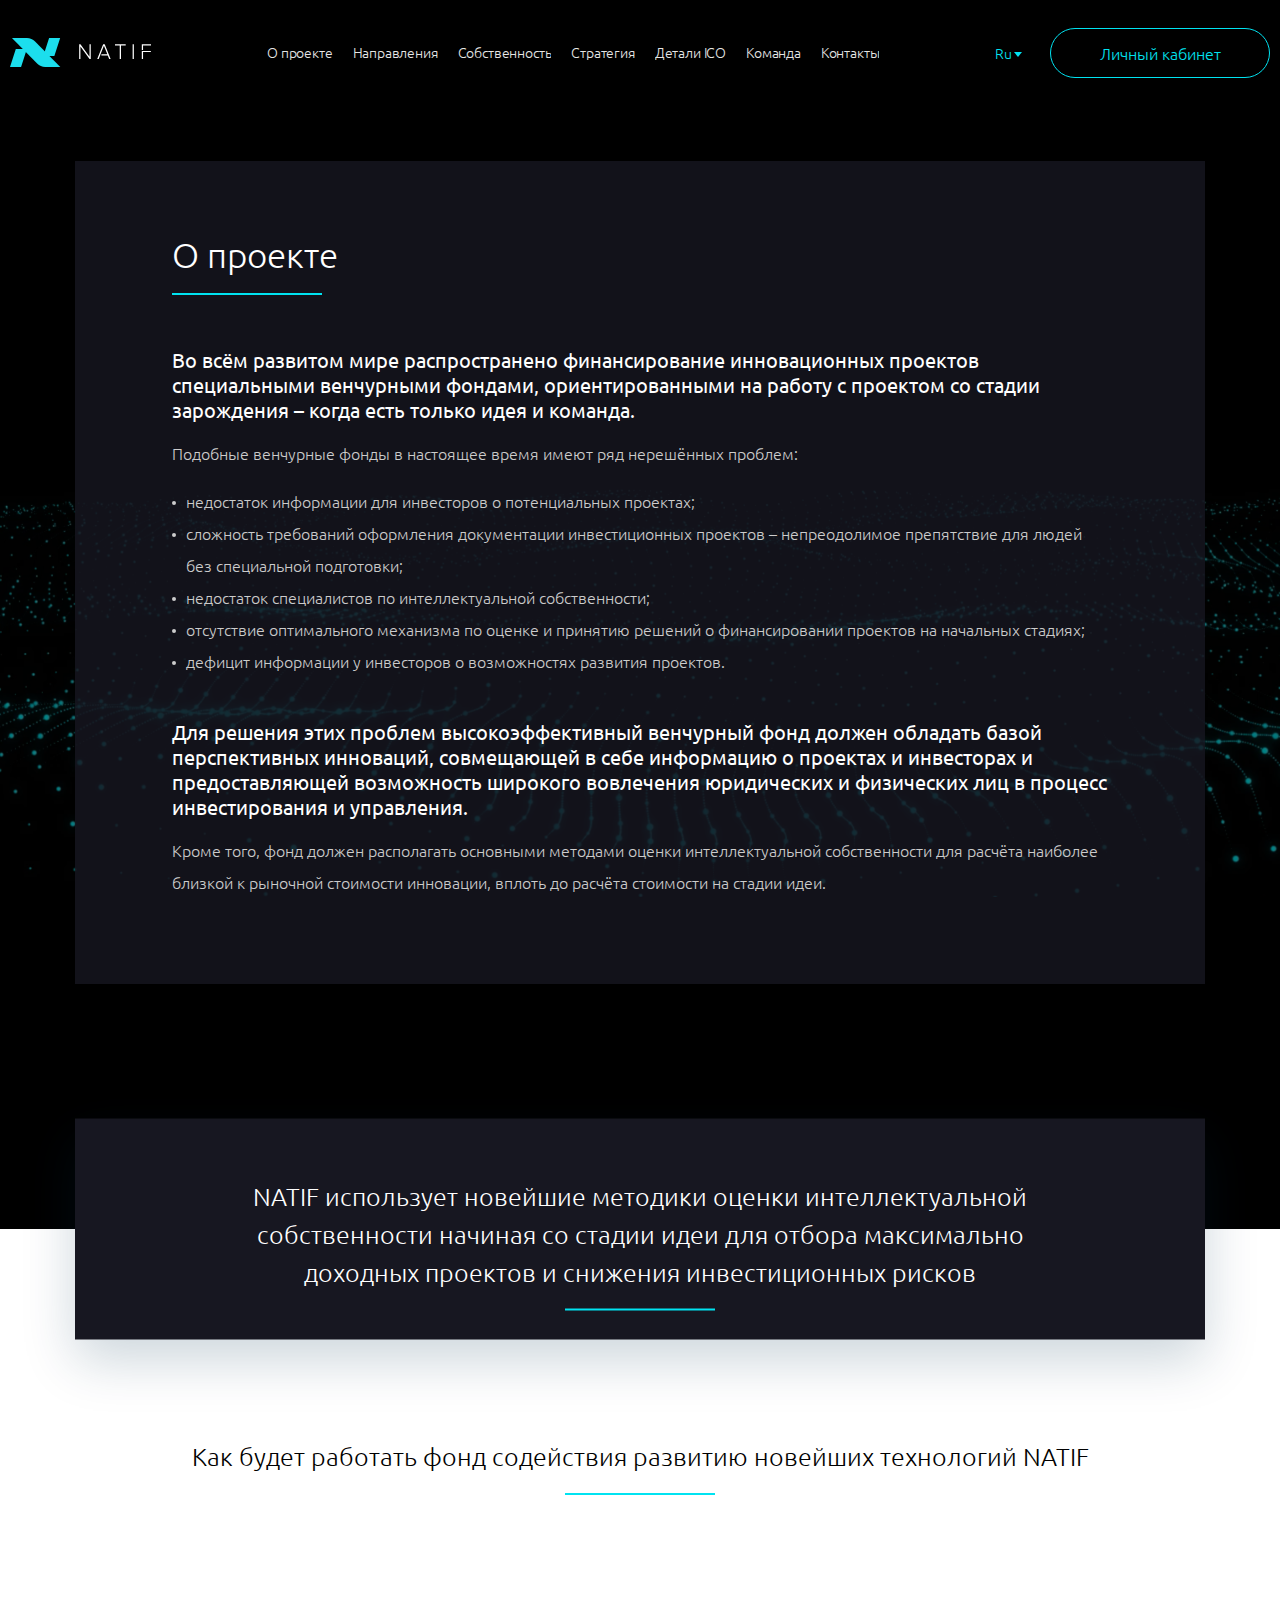
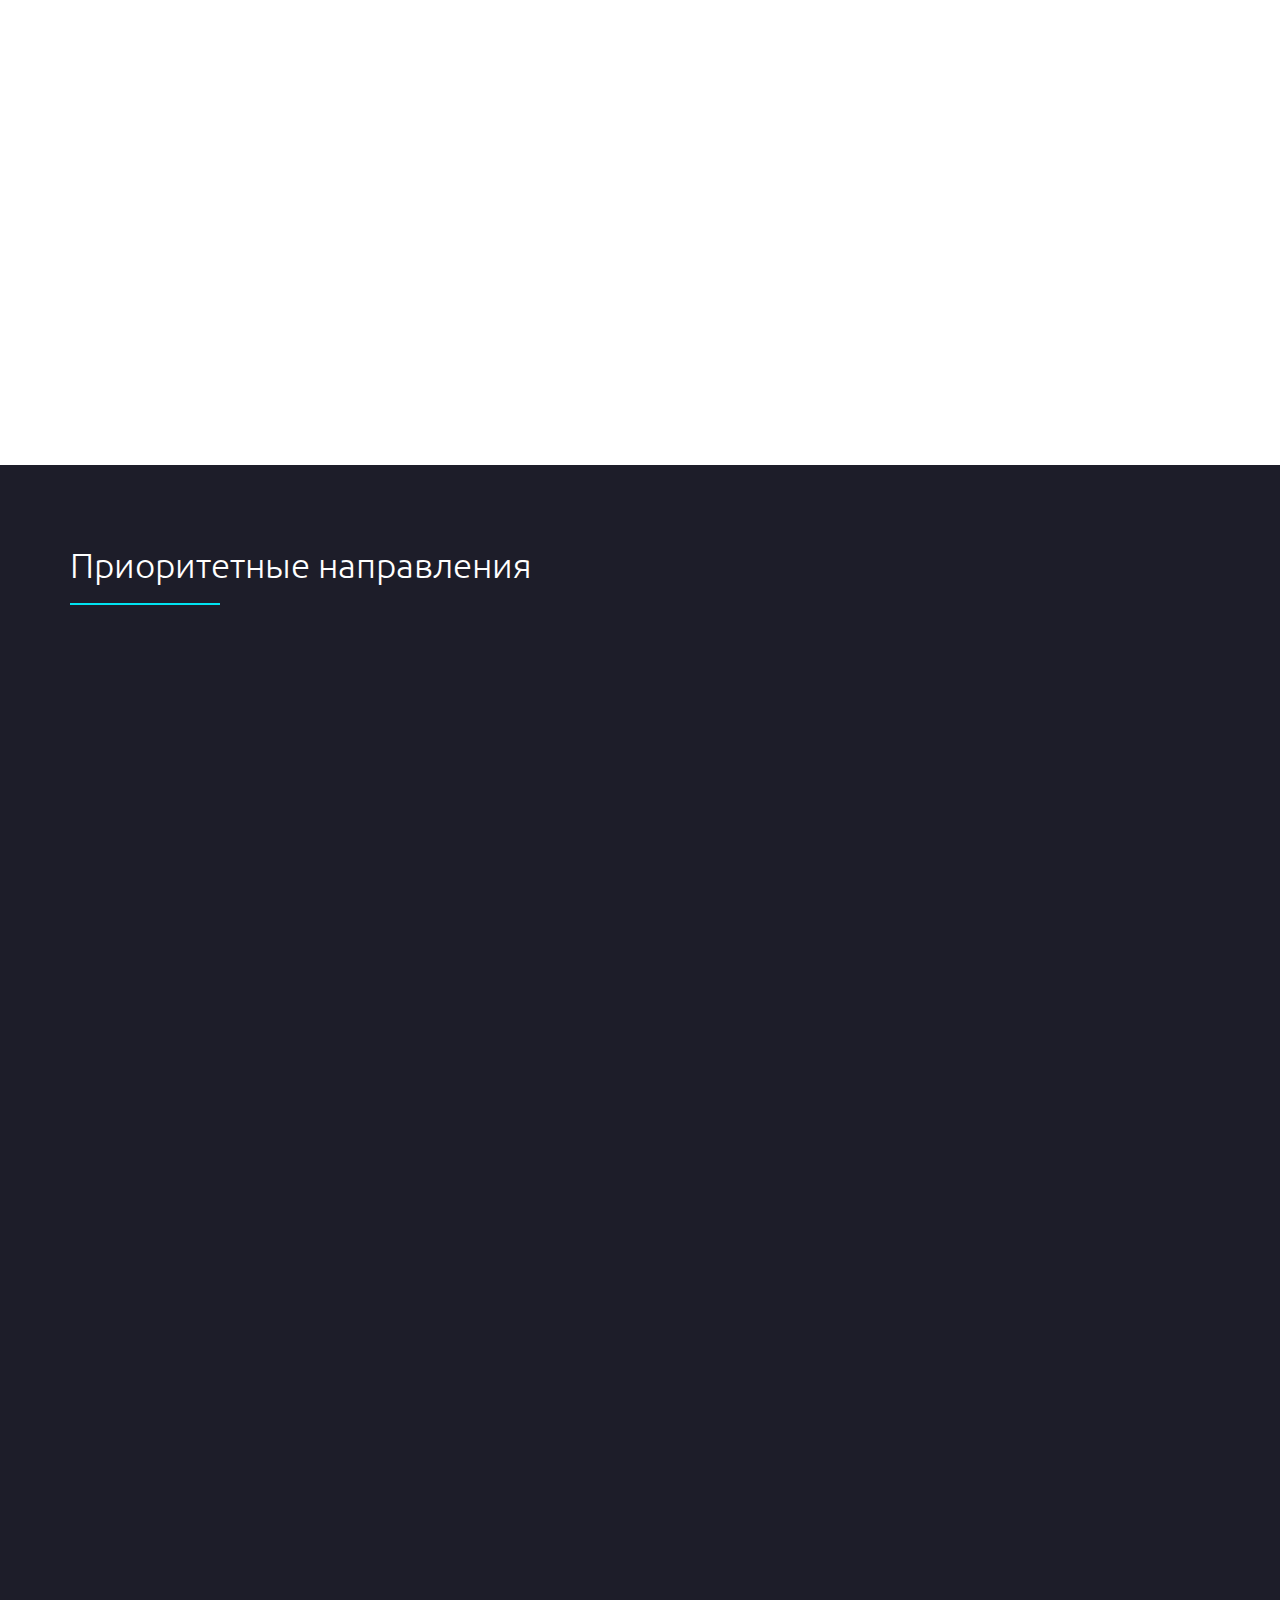
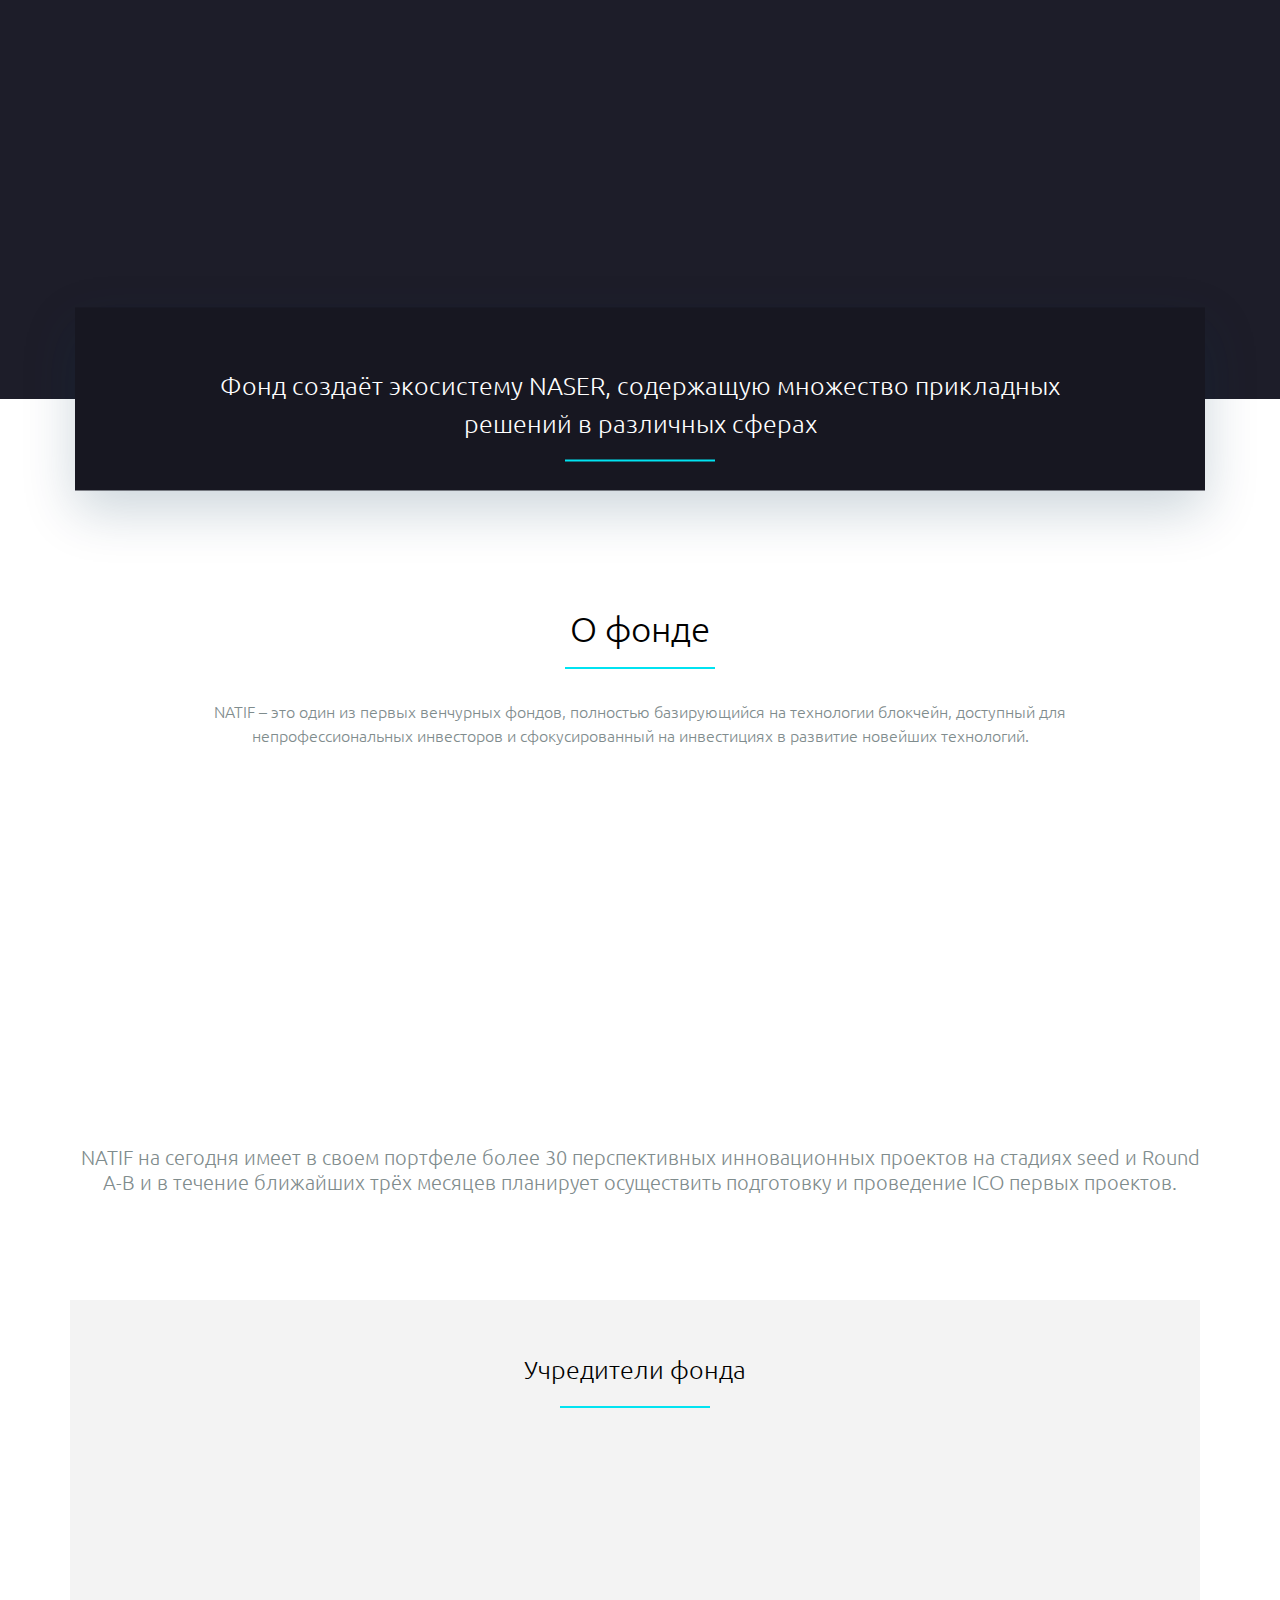
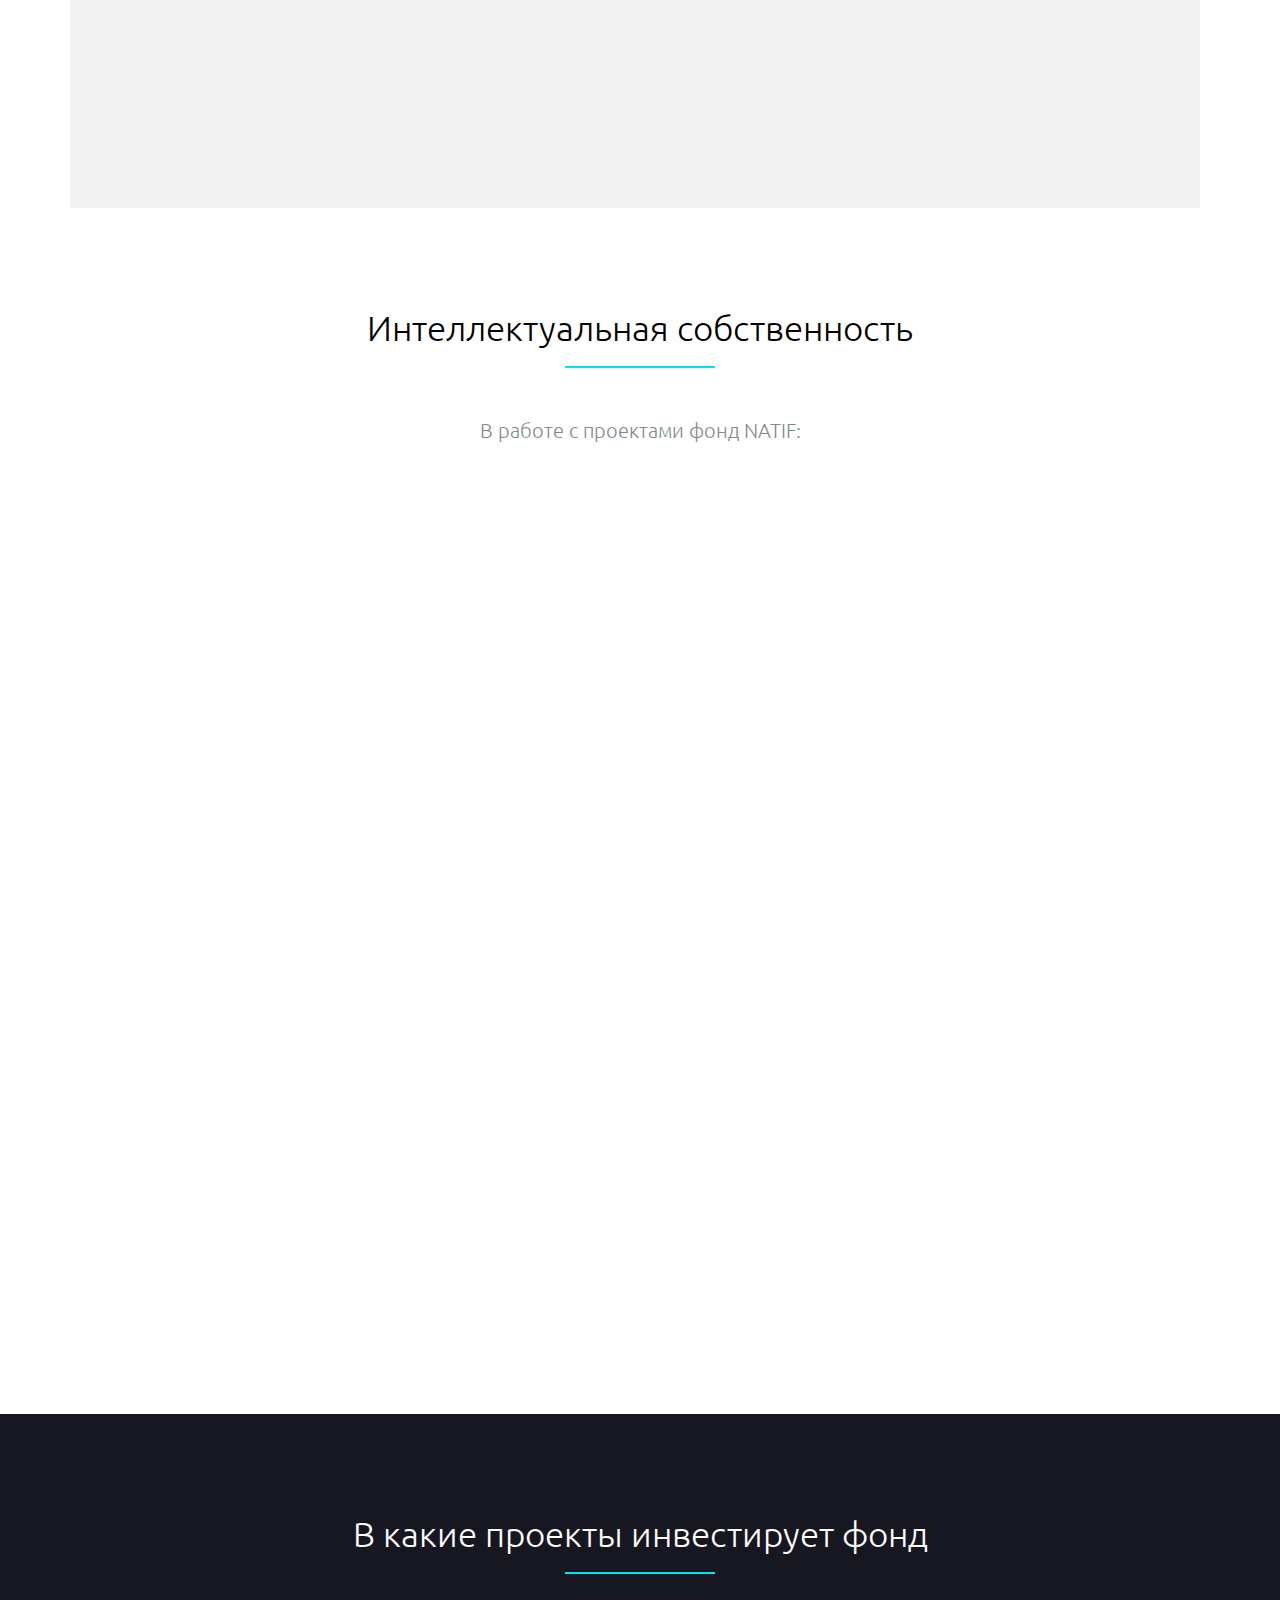
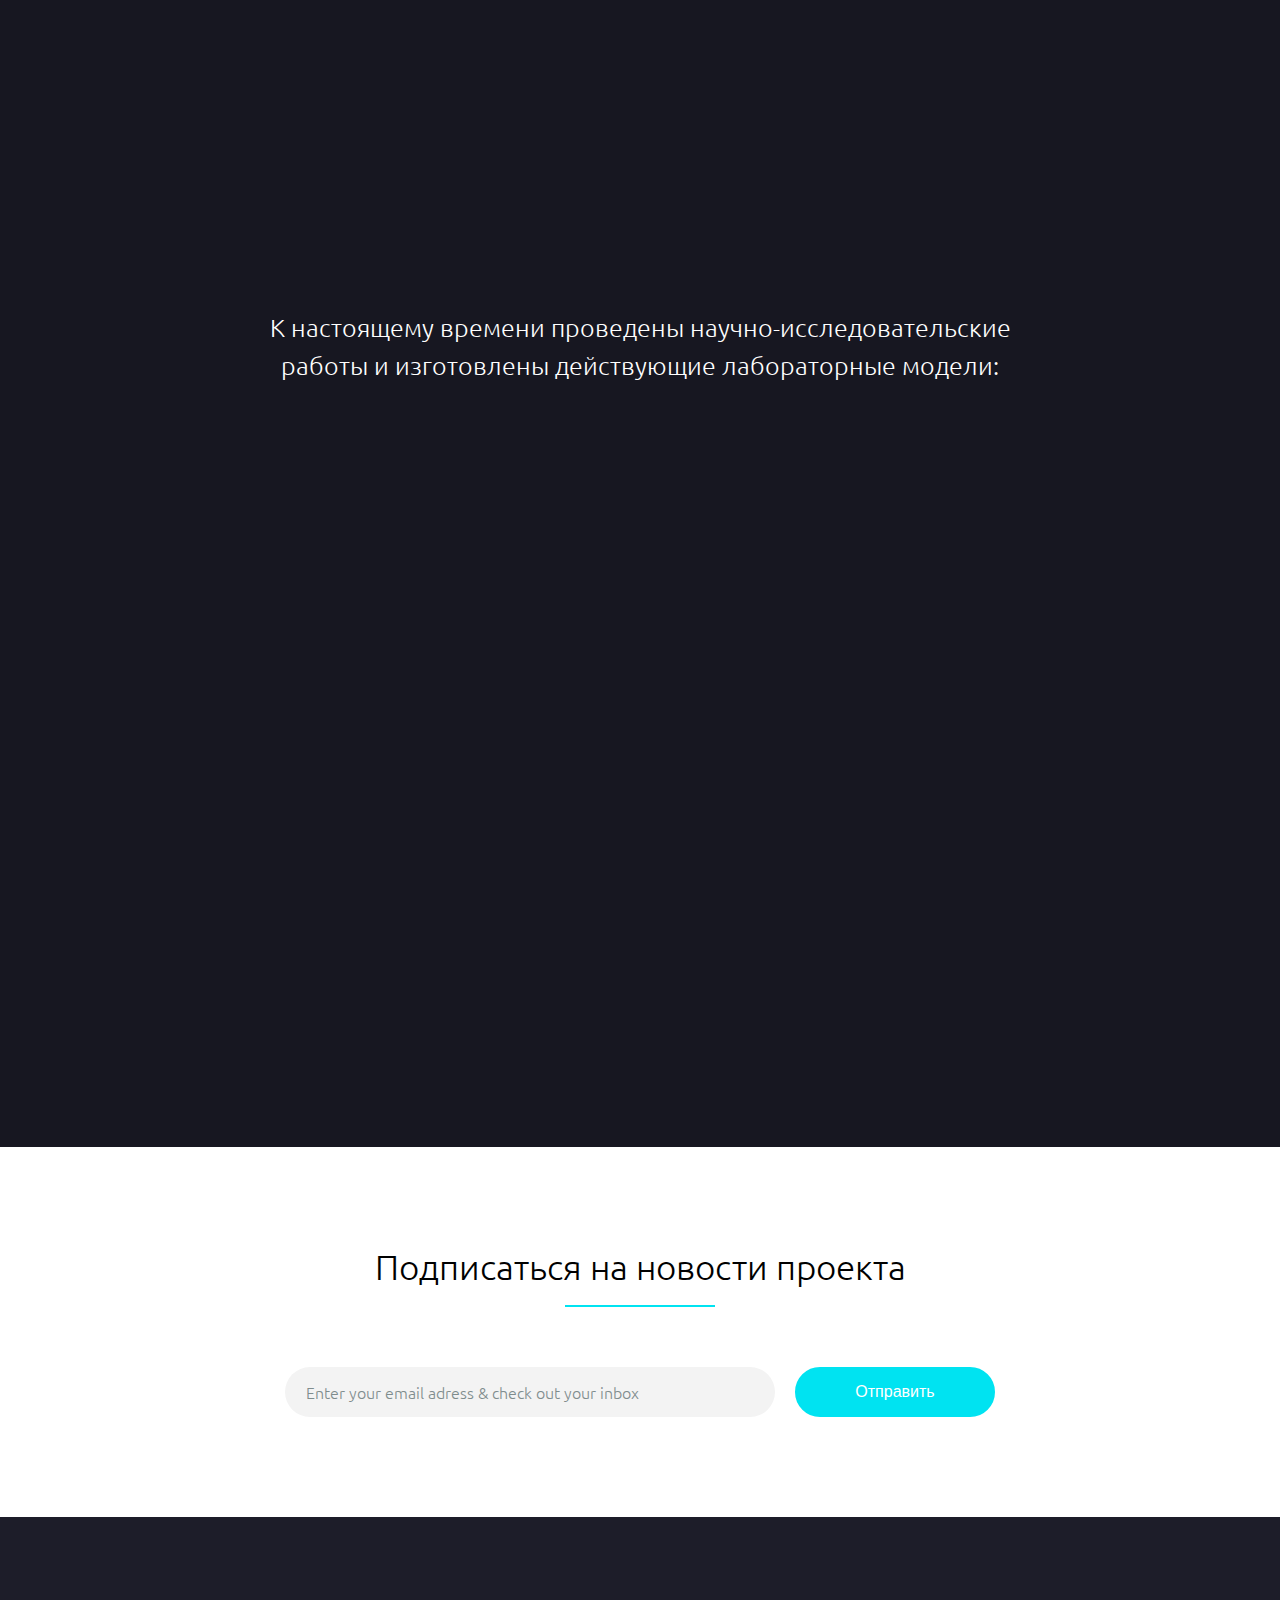
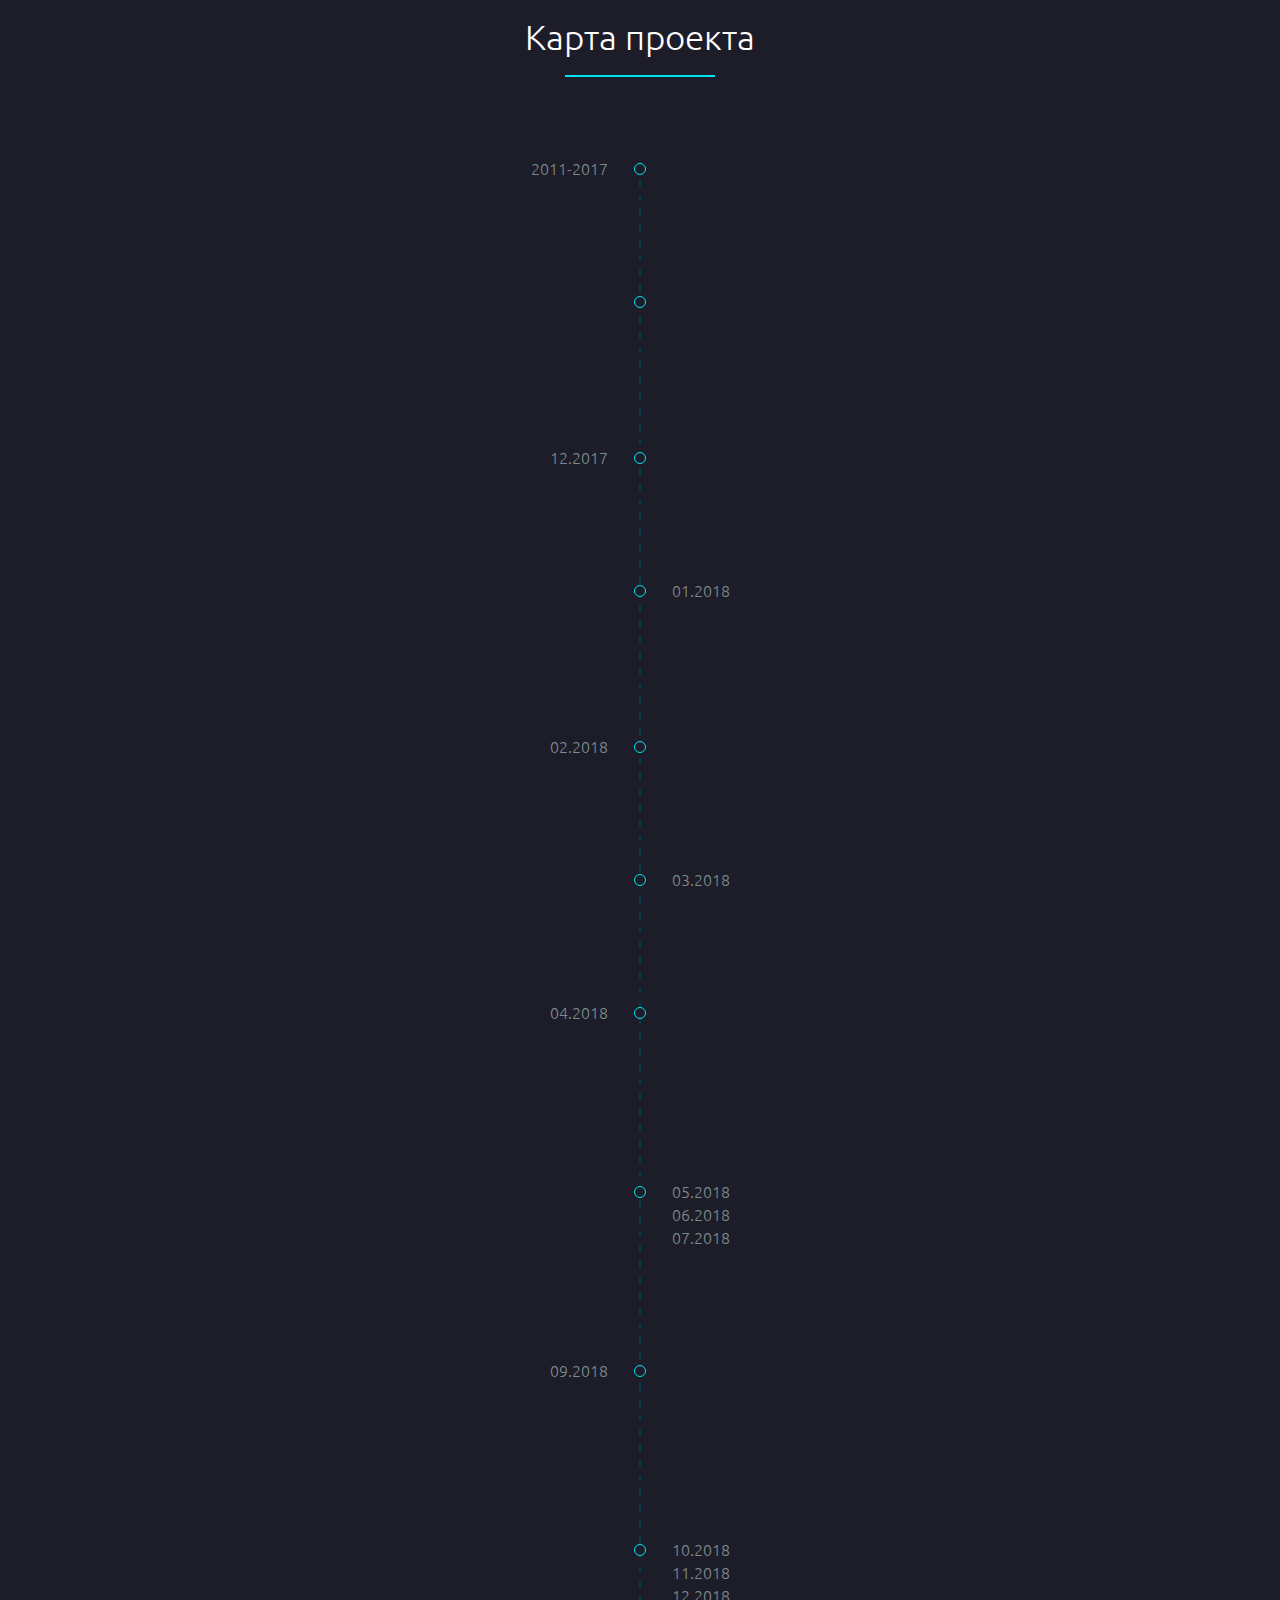
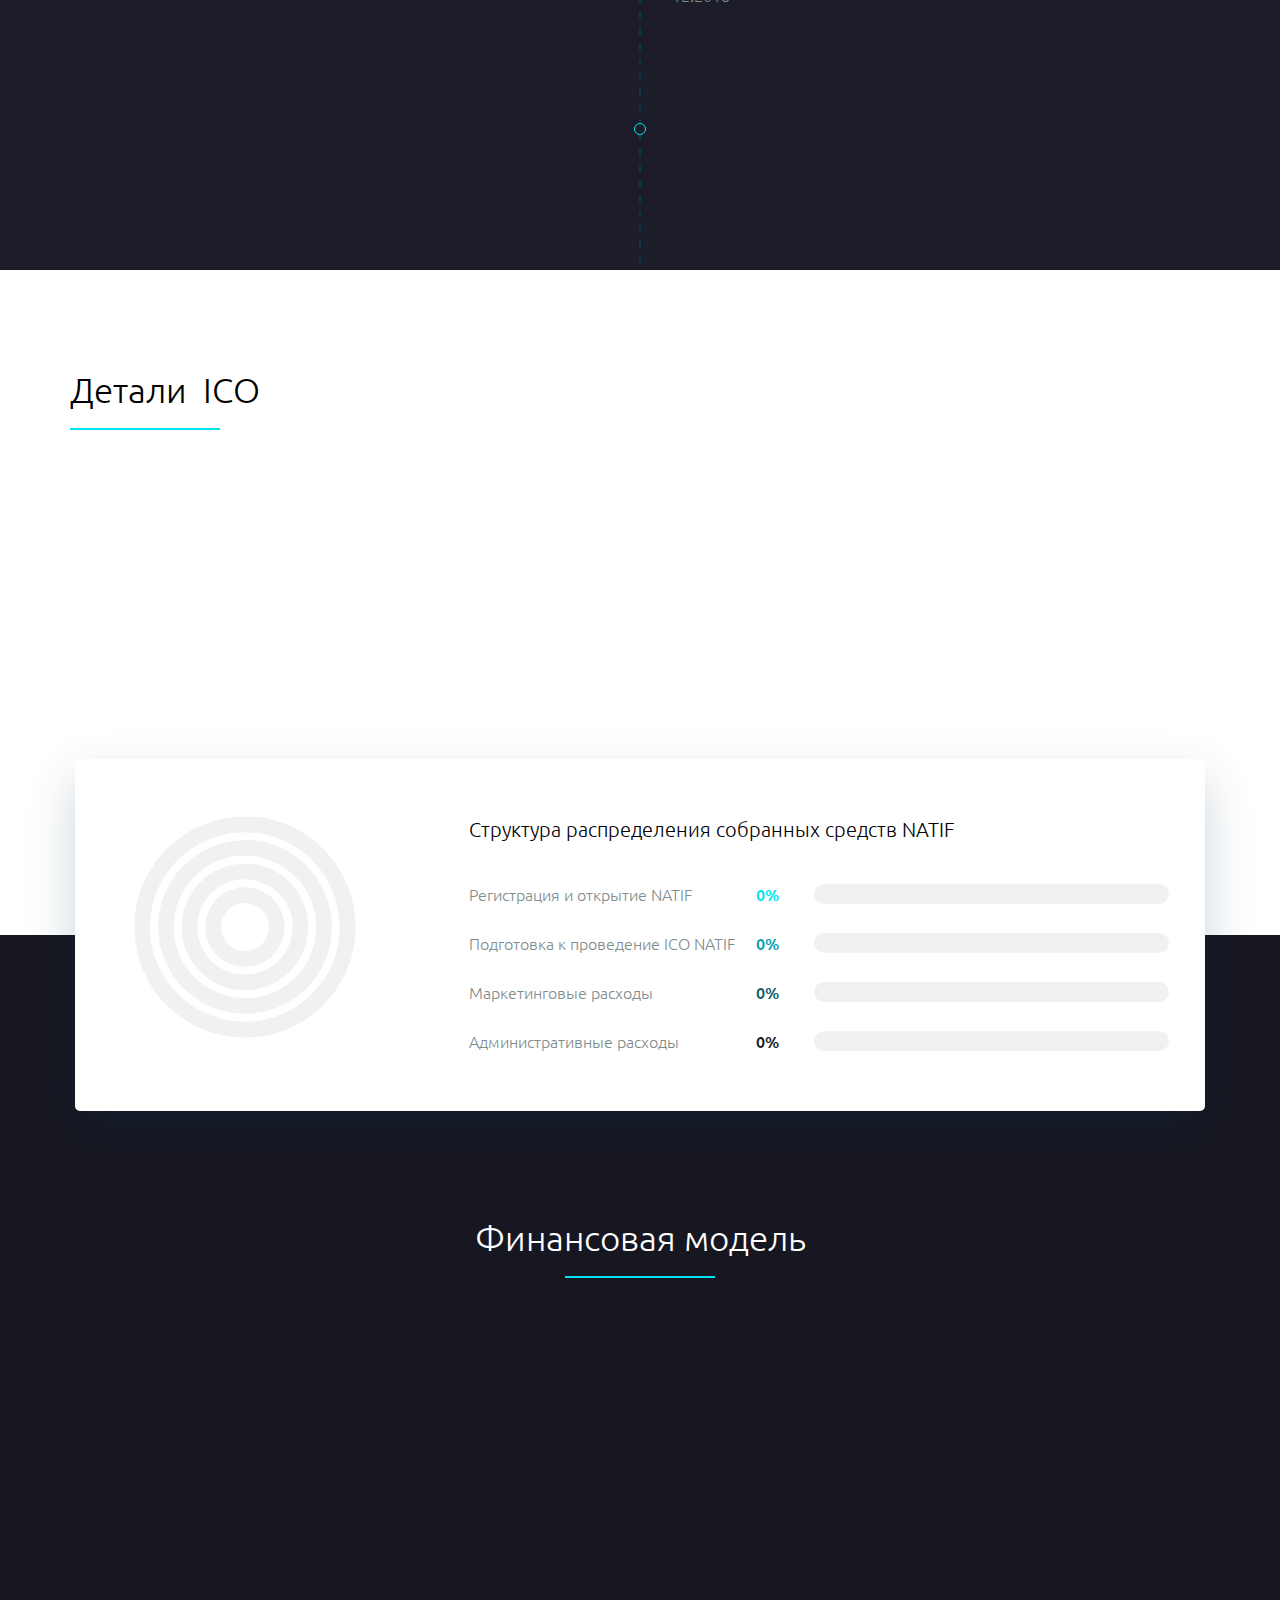
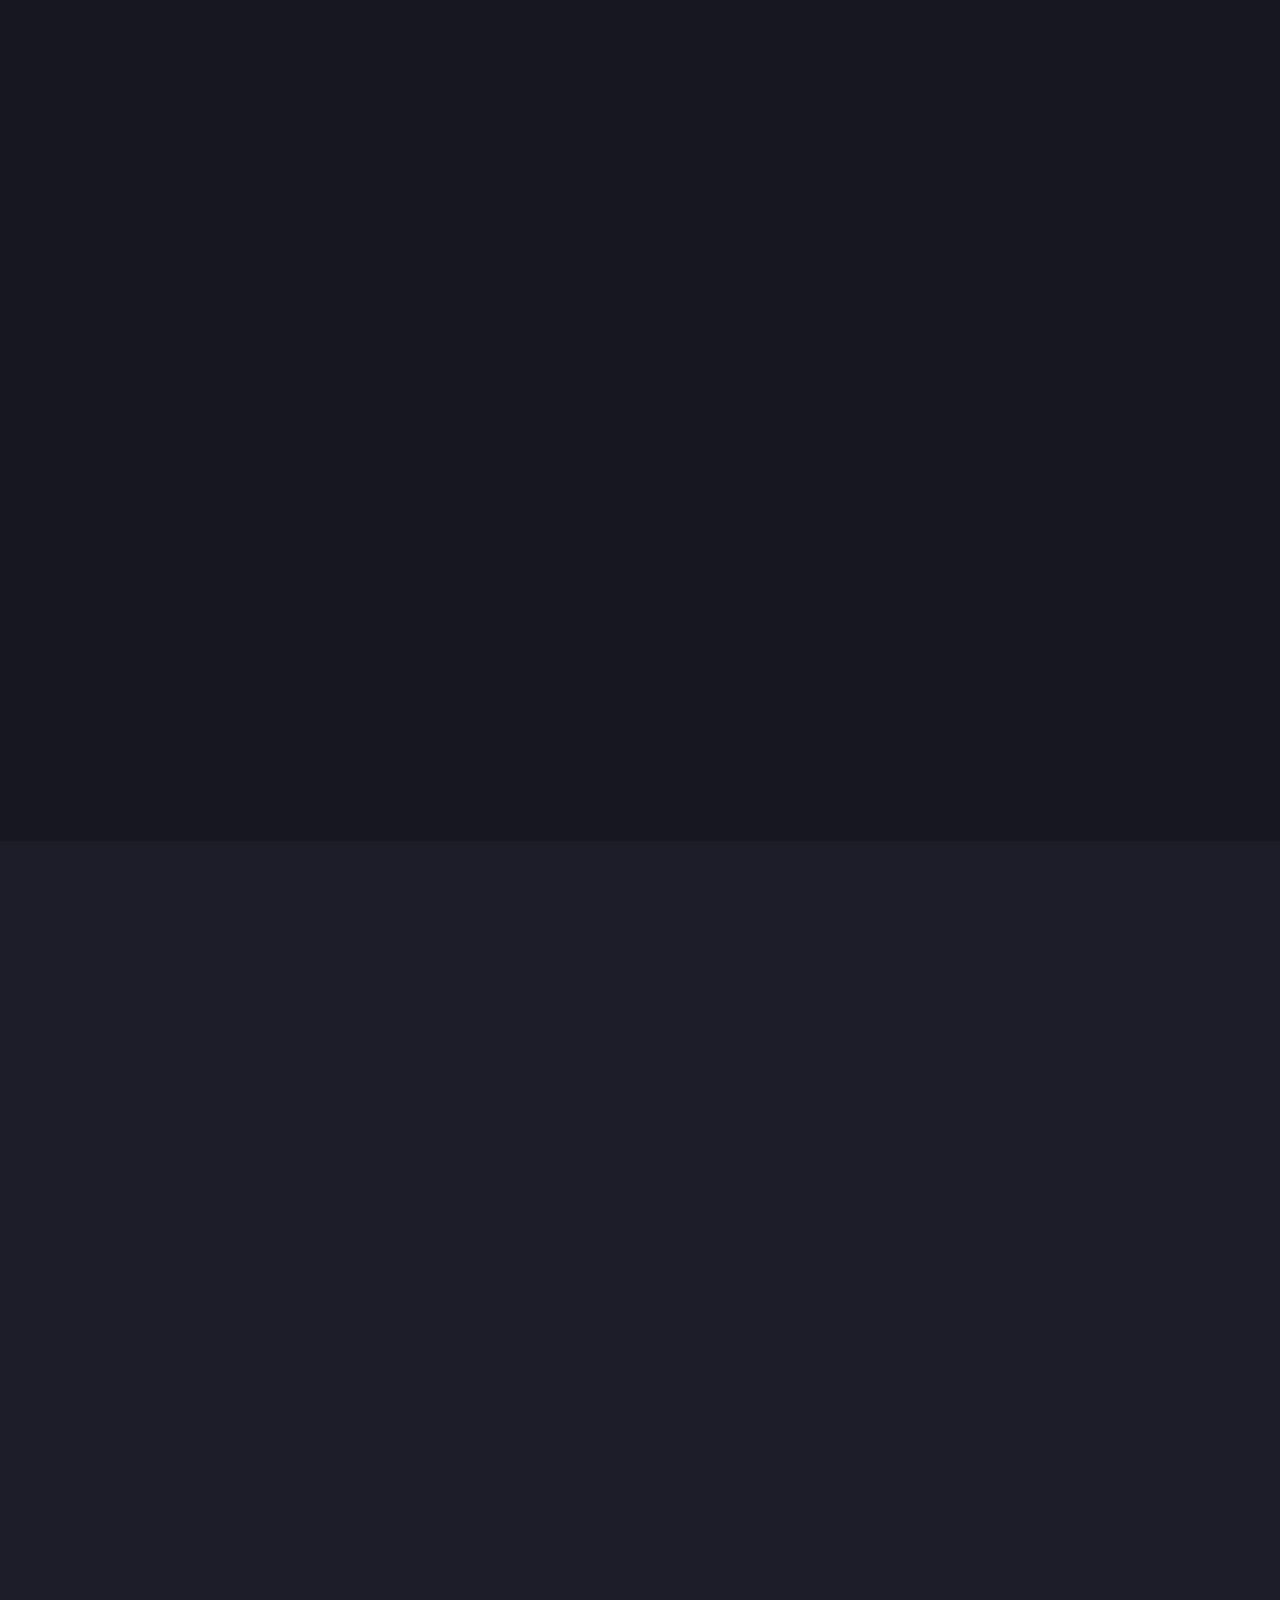
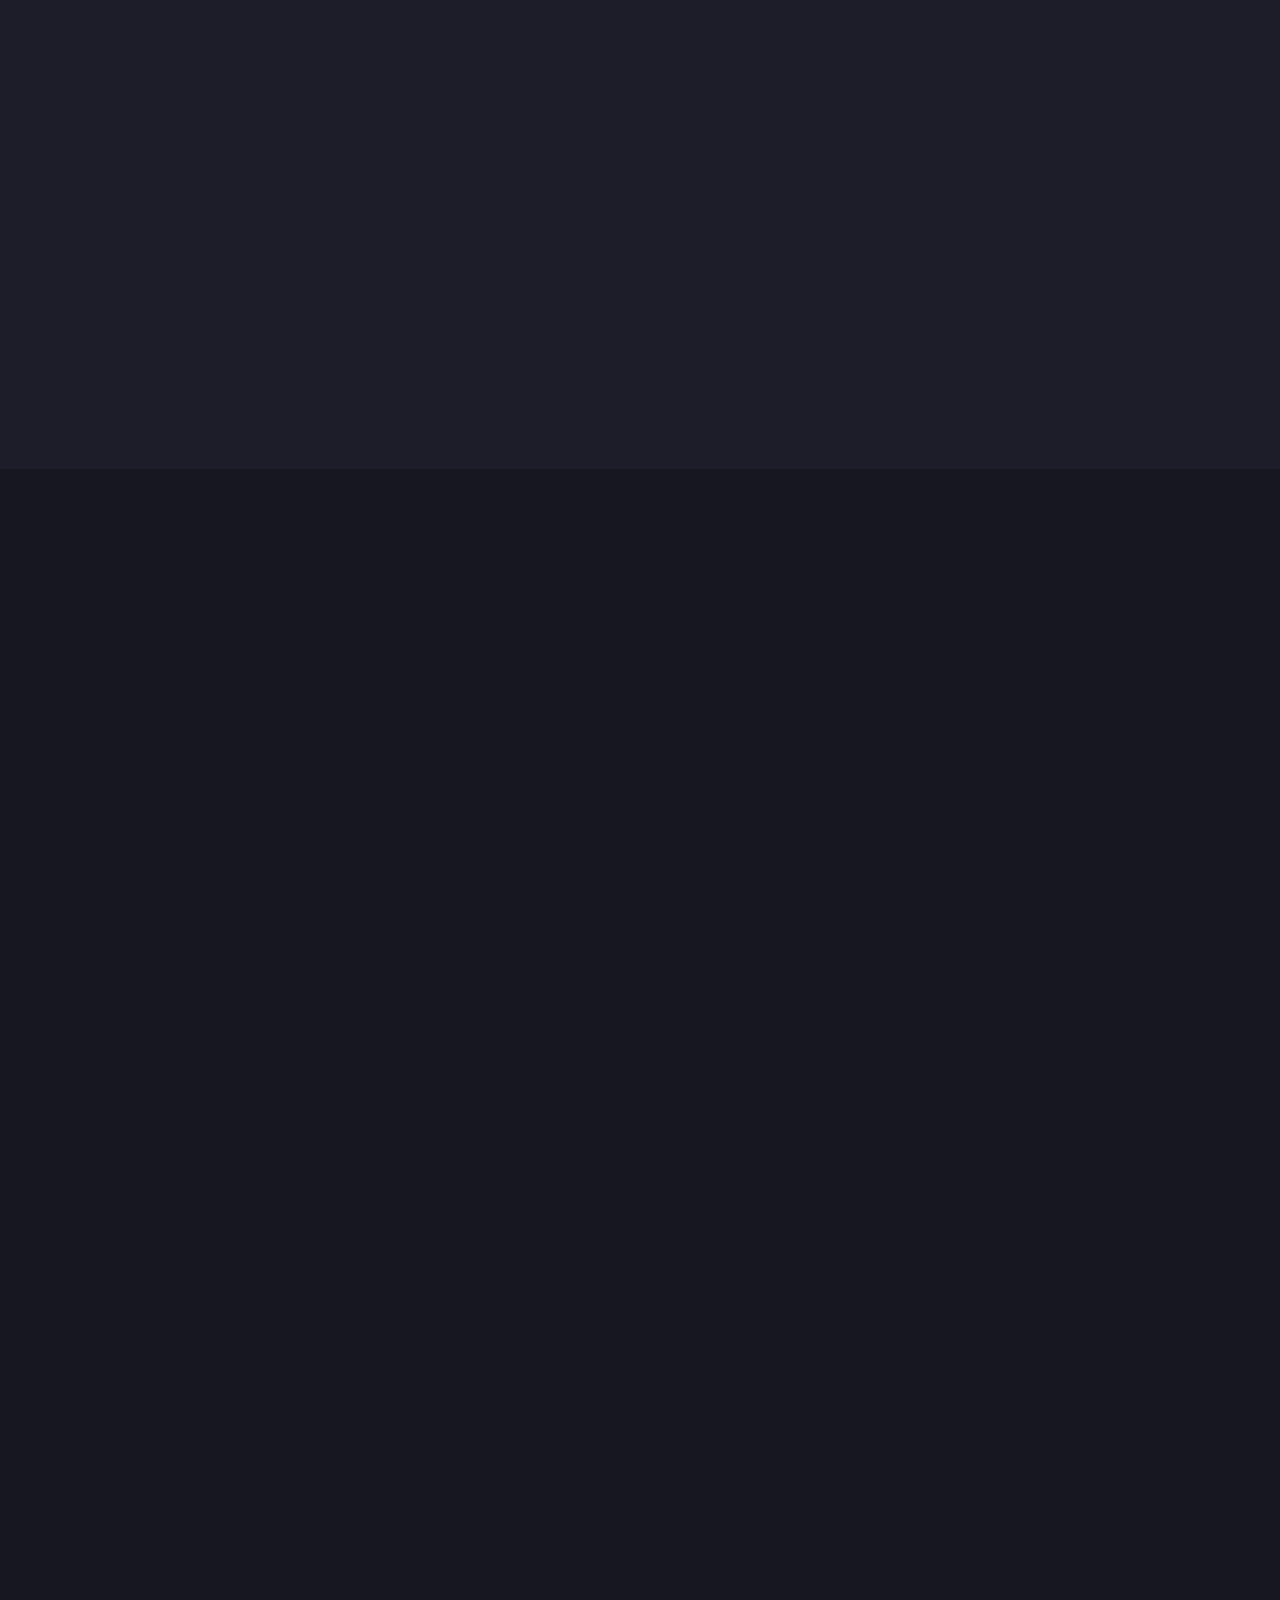
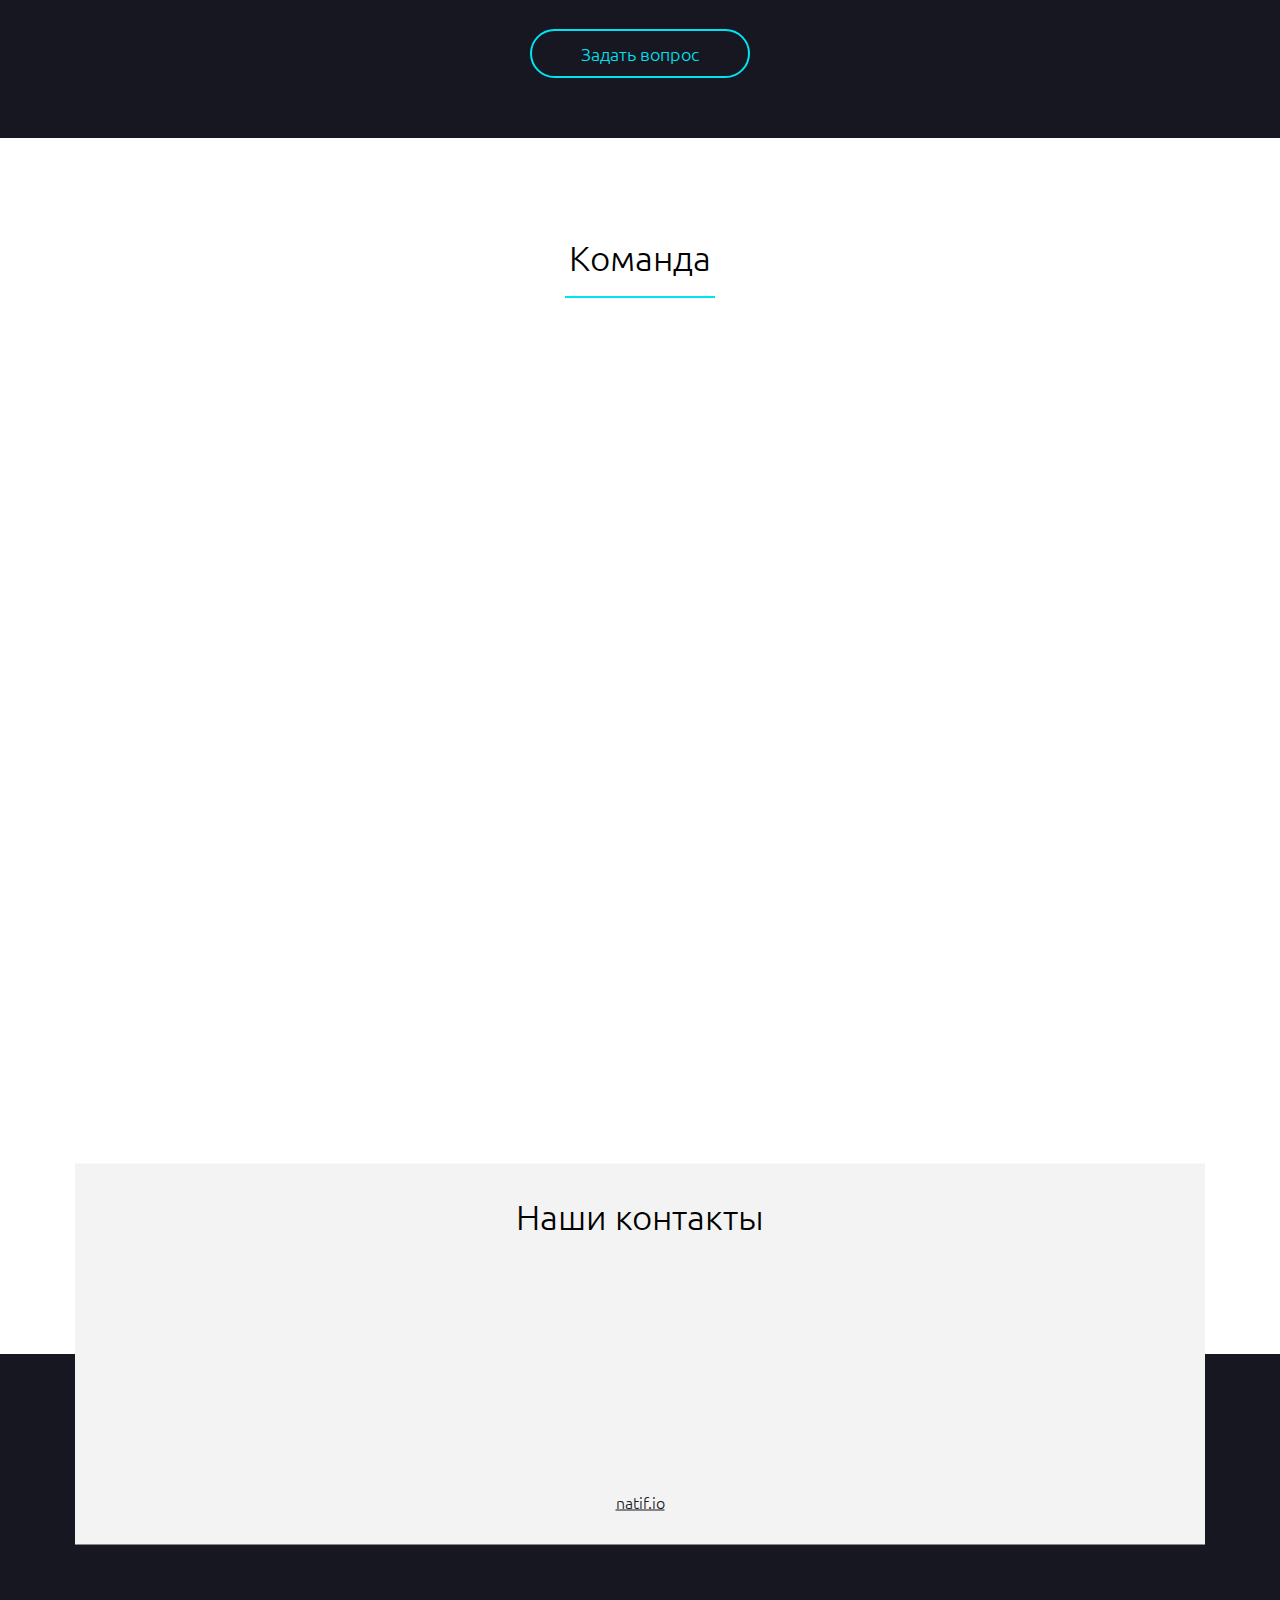
<file: index.html>
<!DOCTYPE html>
<html lang="en">
	<head>
		<meta charset="UTF-8">
		<meta name="format-detection" content="telephone=no">
		<meta name="viewport" content="width=device-width, initial-scale=1,maximum-scale=1,user-scalable=0,shrink-to-fit=no">
		<meta http-equiv="x-ua-compatible" content="ie=edge">
		<title>Document</title>
	  <link href="https://fonts.googleapis.com/css?family=Ubuntu:300,400,500&display=swap&subset=cyrillic,cyrillic-ext" rel="stylesheet">
		<link rel="stylesheet" href="css/main.min.css">
		<link rel="shortcut icon" type="image/x-icon" href="favicon.ico">	
		<link rel="apple-touch-icon" href="favicon.ico">
	</head>
<body>
	<div class="wrapper">
		<main class="main-page">
			<header class="header">
				<div class="container header__container">
			
					<a href="index.html" class="logo wow fadeInUp" data-wow-delay=".45s">
			      <img src="./img/logo.svg" alt="logo" width="159" height="33">  
			    </a>
			
			    <div class="header-wrap">
			      <nav class="nav-menu">
			        <ul>
			          <li><a href="#about-project" class="wow fadeInUp" data-wow-delay=".1s" data-hover="О проекте">О проекте</a></li>
			          <li><a href="#priority" class="wow fadeInUp" data-wow-delay=".15s" data-hover="Направления">Направления</a></li>
			          <li><a href="#intell-section" class="wow fadeInUp" data-wow-delay=".2s" data-hover="Собственность">Собственность</a></li>
			          <li><a href="#map-project" class="wow fadeInUp" data-wow-delay=".25s" data-hover="Стратегия">Стратегия</a></li>
			          <li><a href="#details-ico" class="wow fadeInUp" data-wow-delay=".3s" data-hover="Детали ICO">Детали ICO</a></li>
			          <li><a href="#team" class="wow fadeInUp" data-wow-delay=".35s" data-hover="Команда">Команда</a></li>
			          <li><a href="#contacts" class="wow fadeInUp" data-wow-delay=".4s" data-hover="Контакты">Контакты</a></li>
			        </ul>
			      </nav>
			
			      <div class="header-widget wow fadeInUp" data-wow-delay=".45s">
			        <div class="langs">
			          <div class="langs-current">Ru</div>
			          <ul class="langs-list">
			            <li class="langs-items current">
			              <a href="#" class="langs-link">Ru</a>
			            </li>
			            <li class="langs-items">
			              <a href="#" class="langs-link">Eng</a>
			            </li>
			          </ul>
			        </div>
			
			        <a href="#" class="private js-modal-open" data-target='modal-2'>
			          <span>Личный кабинет</span>
			        </a>
			      </div>
			    </div>
			
			    <div class="burger-menu js-burger">
			      <div class="burger-menu__holder">
			        <span></span>
			      </div>
			    </div>
			
				</div>
			</header>

			<div id="about-project" class="hero" style="background-image: url(./img/bg-hero.svg)">
				<div class="container">
					<div class="intro-project wow fadeIn">
						<h1 class="headline headline--left wow fadeInUp">О проекте</h1>

						<h3 class="wow fadeInUp">Во всём развитом мире распространено финансирование инновационных проектов специальными венчурными фондами, ориентированными на работу с проектом со стадии зарождения – когда есть только идея и команда.</h3>

						<p class="wow fadeInUp">Подобные венчурные фонды в настоящее время имеют ряд нерешённых проблем:</p>

						<ul class="wow fadeInUp" data-wow-delay="0.2s">
							<li>недостаток информации для инвесторов о потенциальных проектах;</li>
							<li>сложность требований оформления документации инвестиционных проектов – непреодолимое препятствие для людей без специальной подготовки;</li>
							<li>недостаток специалистов по интеллектуальной собственности;</li>
							<li>отсутствие оптимального механизма по оценке и принятию решений о финансировании проектов на начальных стадиях;</li>
							<li>дефицит информации у инвесторов о возможностях развития проектов.</li>
						</ul>

						<h3 class="wow fadeInUp" data-wow-delay="0.3s">Для решения этих проблем высокоэффективный венчурный фонд должен обладать базой перспективных инноваций, совмещающей в себе информацию о проектах и инвесторах и предоставляющей возможность широкого вовлечения юридических и физических лиц в процесс инвестирования и управления.</h3>

						<p class="wow fadeInUp" data-wow-delay="0.3s">Кроме того, фонд должен располагать основными методами оценки интеллектуальной собственности для расчёта наиболее близкой к рыночной стоимости инновации, вплоть до расчёта стоимости на стадии идеи.</p>
					</div>
				</div>
			</div>

			<section class="explanation">
				<div class="container">
					<div class="expl-info">​
						<h2 class="headline headline--md">
							NATIF использует новейшие методики оценки интеллектуальной собственности начиная со стадии идеи для отбора максимально доходных проектов и снижения инвестиционных рисков
						</h2>
					</div>
					<div class="expl-block">
						<h2 class="headline headline--md headline--dark">Как будет работать фонд содействия развитию новейших технологий NATIF </h2>
						<div class="expl-holder">
							<ul class="expl-list">
								<li class="expl-items wow fadeInUp" data-wow-delay="0.3s">
									<i class="expl-items__icon">
										<img src="./img/expl-01.svg" alt="icon" width="70" height="70">
									</i>
									<p>Прежде всего фонд обязан осуществить комплексную подготовку каждого инновационного проекта для проведения ICO и размещения токенов на международных биржах.</p>
								</li>
								<li class="expl-items wow fadeInUp" data-wow-delay="0.3s">
									<i class="expl-items__icon">
										<img src="./img/expl-02.svg" alt="icon" width="70" height="70">
									</i>
									<p>Общедоступная цена токена (пая) даст возможность широкому кругу физических лиц стать инвесторами проектов: любой человек сможет выделить средства на реализацию инновационного проекта от стадии идеи до стадии внедрения. Кроме того, у каждого пайщика фонда будет право выбора: самостоятельно распоряжаться паями или управлять ими через управляющих фонда. Право выбрать стратегию инвестирования: консервативную (вплоть до 100% защиты своих инвестиций), умеренную (до 50% защиты своих инвестиций), активную (инвестор несёт все риски наряду со всеми участниками проекта).</p>
								</li>
								<li class="expl-items wow fadeInUp" data-wow-delay="0.3s">
									<i class="expl-items__icon">
										<img src="./img/expl-03.svg" alt="icon" width="70" height="70">
									</i>
									<p>Функции NATIF предполагают осуществление ранжирования разработок по приоритетным для внедрения отраслям, служить механизмом финансирования разработок и обмена информацией между всеми участниками рынка венчурных инвестиций. </p>
								</li>
							</ul>
						</div>
					</div>
				</div>
			</section>

			<section id="priority" class="priority">
				<div class="container">
					<h2 class="headline headline--left">Приоритетные направления</h2>
				</div>

				<div class="direct-row direct-row--start wow fadeInUp" data-wow-delay="0.3s">
					<div class="direct-row__container container">
						<div class="direct-descr">
							<p>Приоритетным и наиболее перспективным направлением работы Фонда является подготовка и проведение ICO проектов на основе нового физического принципа генерации электромагнитного излучения нанометрового диапазона.</p>
							<p>В результате проведённых исследований создан новый способ получения электромагнитного излучения нанометрового диапазона электронами проводимости. Этот способ кардинально отличается от всех известных в настоящее время способов простотой технической реализации, не требующей высоких энергий и низких температур, позволяющий создавать генераторы мощностью в мегаватты. Частота полученного излучения на три порядка превышает частоту лазерного излучения, а длина волны измеряется десятыми долями нанометра.</p>
						</div>
						<div class="direct-ill">
							<img src="./img/anim-01.jpg" alt="pic" width="360" height=260>
						</div>
					</div>
				</div>
				<div class="direct-row wow fadeInUp" data-wow-delay="0.3s">
					<div class="direct-row__container container">
						<div class="direct-descr">
							<p>Новое поколение квантовых генераторов, следующих за лазерами (LASER – Light Amplification By Stimulated Emission Of Radiation), получило название NASER – Nanowave Amplification By Stimulated Emission of Radiation.</p>
							<strong>NASER — ТЕХНОЛОГИЯ БУДУЩЕГО!</strong>
						</div>
						<div class="direct-ill">
							<img src="./img/anim-02.svg" alt="pic" width="214" height=214>
						</div>
					</div>
				</div>
				<div class="direct-row wow fadeInUp" data-wow-delay="0.3s">
					<div class="direct-row__container container">
						<div class="direct-descr">
							<p>Новый физический принцип генерации электромагнитного излучения нанометрового диапазона является основой уникальных энергоэффективных технологий.</p>
						</div>
						<div class="direct-ill">
							<img src="./img/anim-03.svg" alt="pic" width="257" height=202>
						</div>
					</div>
				</div>
			</section>

			<section class="fund-section">
				<div class="container">
					<div class="expl-info">​
						<h2 class="headline headline--md">​
							Фонд создаёт экосистему NASER, содержащую множество прикладных решений в различных сферах
						</h2>
					</div>
					
					<div class="about-fund">
						<div class="about-fund__head">
							<div class="headline headline--dark">О фонде</div>
							<p>NATIF – это один из первых венчурных фондов, полностью базирующийся на технологии блокчейн, доступный для непрофессиональных инвесторов и сфокусированный на инвестициях в развитие новейших технологий.</p>
						</div>
						<div class="about-figure">
							<div class="about-holder">
								<div class="about-invest wow fadeInLeft bounceInDown" data-wow-delay="0.1s">INVESTORS</div>
								<div class="about-direct wow fadeInLeft" data-wow-delay="0.2s">
									<svg width="199" height="95" viewBox="0 0 199 95" fill="none" xmlns="http://www.w3.org/2000/svg">
										<path fill-rule="evenodd" clip-rule="evenodd" d="M136.083 95L199 47.5L136.083 0V27.459L0 27.459V67.1216L136.083 67.1216V95Z" fill="url(#paint0_linear)"/>
										<defs>
											<linearGradient id="paint0_linear" x1="0" y1="95" x2="199" y2="95" gradientUnits="userSpaceOnUse">
												<stop offset="0.265193" stop-color="white"/>
												<stop offset="1" stop-color="#DBDBDB"/>
											</linearGradient>
										</defs>
									</svg>
								</div>
								<div class="about-natif wow fadeInLeft" data-wow-delay="0.3s">
									<img src="./img/natif-logo.svg" alt="logo" width="207" height="43">
								</div>
								<div class="about-svg-group wow fadeInLeft" data-wow-delay="0.4s">
									<i class="svg-gr-1">
										<svg width="156" height="75" viewBox="0 0 156 75" fill="none" xmlns="http://www.w3.org/2000/svg">
											<path fill-rule="evenodd" clip-rule="evenodd" d="M106.494 74.5L155.5 37.5L106.494 0.5V21.8889L0.5 21.8889V52.784L106.494 52.784V74.5Z" fill="url(#paint0_linear)"/>
											<defs>
												<linearGradient id="paint0_linear" x1="0.5" y1="74.5" x2="155.5" y2="74.5" gradientUnits="userSpaceOnUse">
													<stop offset="0.265193" stop-color="white"/>
													<stop offset="1" stop-color="#DBDBDB"/>
												</linearGradient>
											</defs>
										</svg>
									</i>
									<i class="svg-gr-2">
										<svg width="199" height="95" viewBox="0 0 199 95" fill="none" xmlns="http://www.w3.org/2000/svg">
											<path fill-rule="evenodd" clip-rule="evenodd" d="M136.083 95L199 47.5L136.083 0V27.4587L0 27.4587L0 67.1214L136.083 67.1214V95Z" fill="url(#paint0_linear)"/>
											<defs>
												<linearGradient id="paint0_linear" x1="0" y1="95" x2="199" y2="95" gradientUnits="userSpaceOnUse">
													<stop offset="0.265193" stop-color="white"/>
													<stop offset="1" stop-color="#DBDBDB"/>
												</linearGradient>
											</defs>
										</svg>
									</i>
									<i class="svg-gr-3">
										<svg width="156" height="75" viewBox="0 0 156 75" fill="none" xmlns="http://www.w3.org/2000/svg">
											<path fill-rule="evenodd" clip-rule="evenodd" d="M106.494 74.5L155.5 37.5L106.494 0.5V21.8889L0.5 21.8889V52.784L106.494 52.784V74.5Z" fill="url(#paint0_linear)"/>
											<defs>
												<linearGradient id="paint0_linear" x1="0.5" y1="74.5" x2="155.5" y2="74.5" gradientUnits="userSpaceOnUse">
													<stop offset="0.265193" stop-color="white"/>
													<stop offset="1" stop-color="#DBDBDB"/>
												</linearGradient>
											</defs>
										</svg>
									</i>
								</div>
								<div class="about-st-group wow fadeInLeft" data-wow-delay="0.5s">
									<i class="circle circle--a1 wow bounceInDown" data-wow-delay="0.7s"></i>
									<i class="circle circle--a2 wow bounceInDown" data-wow-delay="0.8s"></i>
									<i class="circle circle--a3 wow bounceInDown" data-wow-delay="0.9s"></i>
									<i class="circle circle--a4 wow bounceInDown" data-wow-delay="0.6s"></i>
									<i class="circle circle--a5 wow bounceInDown" data-wow-delay="0.7s"></i>
									<div class="about-startup">
										<p>30++ <br> <span>startups</span></p>
									</div>
								</div>
							</div>

							<p>NATIF на сегодня имеет в своем портфеле более 30 перспективных инновационных проектов на стадиях seed и Round A-B и в течение ближайших трёх месяцев планирует осуществить подготовку и проведение ICO первых проектов.</p>
						</div>
					</div>

					<div class="foundation">
						<div class="headline headline--md headline--dark">Учредители фонда</div>
						<ul class="foundation__list">
							<li class="foundation__items wow fadeInUp" data-wow-delay="0.3s">Коллектив разработчиков технологии NASER, компания NASER Technology OÜ</li>
							<li class="foundation__items wow fadeInUp" data-wow-delay="0.3s">Компания комплексной защиты и оценки интеллектуальной собственности, компания «Симонов и партнёры»</li>
							<li class="foundation__items wow fadeInUp" data-wow-delay="0.4s">Ассоциация по коммерциализации технологических проектов «Инновационный Технологический Центр МАТИ»</li>
							<li class="foundation__items wow fadeInUp" data-wow-delay="0.4s">ROTA Technology Innovation Center, Non-Government organization</li>
						</ul>
					</div>
				</div>
			</section>

			<section id="intell-section" class="intell-section">
				<div class="container">
					<h2 class="headline headline--dark">Интеллектуальная собственность</h2>

					<div class="intell-block">
						<div class="intell-title">В работе с проектами фонд NATIF:</div>
						<ul class="intell-list">
							<li class="intell-items wow fadeInUp" data-wow-delay="0.3s">
								<div class="intell-number">01</div>
								<p>Особое внимание уделяет работе с интеллектуальной собственностью в сфере оценки новых технологий и структурирования сделок с интеллектуальной собственностью. Это обеспечивает залог правильного выбора стратегии развития фонда и предприятий, в которых фонд участвует, управления интеллектуальной собственностью и возможности наиболее эффективно использовать накопленный проектами фонда интеллектуальный потенциал. </p>
							</li>
							<li class="intell-items wow fadeInUp" data-wow-delay="0.3s">
								<div class="intell-number">02</div>
								<p>Выявляет объекты интеллектуальной собственности и обеспечивает правовую охрану и защиту в области промышленной собственности (патенты на изобретения, промышленные образцы, товарные знаки), а также обладает опытом структурирования трансграничных сделок, проведения процедуры due diligence в отношении локальных и зарубежных партнёров, создания компаний в любой точке мира и оптимизации налоговой нагрузки инвестиционных проектов.</p>
							</li>
							<li class="intell-items wow fadeInUp" data-wow-delay="0.35s">
								<div class="intell-number">03</div>
								<p>Осуществляет функции патентного инкубатора для многих направлений технических стартапов.</p>
							</li>
							<li class="intell-items wow fadeInUp" data-wow-delay="0.35s">
								<div class="intell-number">04</div>
								<p>Обеспечивает защиту проектов до получения патента на изобретение, полезную модель или промышленный образец.</p>
							</li>
							<li class="intell-items wow fadeInUp" data-wow-delay="0.4s">
								<div class="intell-number">05</div>
								<p>Оценивает права на результаты интеллектуальной деятельности и товарные знаки для увеличения стоимости нематериального капитала. Фонд при подготовке проекта к ICO проводит экспертизу обоснования инвестиционной привлекательности проекта для принятия решения инвесторами.</p>
							</li>
							<li class="intell-items wow fadeInUp" data-wow-delay="0.4s">
								<div class="intell-number">06</div>
								<p>Обеспечивает максимальную капитализацию создаваемой на его базе интеллектуальной собственности через распоряжение правами:</p>
								<ul class="rules-list">
									<li class="rules-items"></li>
									<li class="rules-items">Лицензионный договор</li>
									<li class="rules-items">Договор об отчуждении исключительного права</li>
									<li class="rules-items">Договоры франчайзинга (коммерческой концессии)</li>
									<li class="rules-items">Регистрация договоров в Роспатенте и других профильных ведомствах</li>
								</ul>
							</li>
						</ul>
					</div>

				</div>
			</section>

			<section class="project-invest">
				<div class="container">
					<h2 class="headline">В какие проекты инвестирует фонд</h2>
					<ul class="project-list">
						<li class="project-list__items wow fadeInUp" data-wow-delay="0.1s">
							<p>Химия</p>
							<i class="project-list__icon">
								<img src="./img/project-01.svg" alt="icon" width="43" height="43">
							</i>
						</li>
						<li class="project-list__items wow fadeInUp" data-wow-delay="0.2s">
							<p>Фармацевтика</p>
							<i class="project-list__icon">
								<img src="./img/project-02.svg" alt="icon" width="43" height="43">
							</i>
						</li>
						<li class="project-list__items wow fadeInUp" data-wow-delay="0.3s">
							<p>Двигателестроение</p>
							<i class="project-list__icon">
								<img src="./img/project-03.svg" alt="icon" width="42" height="42">
							</i>
						</li>
						<li class="project-list__items wow fadeInUp" data-wow-delay="0.4s">
							<p>Металлургия</p>
							<i class="project-list__icon">
								<img src="./img/project-04.svg" alt="icon" width="43" height="42">
							</i>
						</li>
						<li class="project-list__items wow fadeInUp" data-wow-delay="0.5s">
							<p>Нефть и газ</p>
							<i class="project-list__icon">
								<img src="./img/project-05.svg" alt="icon" width="42" height="45">
							</i>
						</li>
						<li class="project-list__items wow fadeInUp" data-wow-delay="0.6s">
							<p>Электроэнергетика</p>
							<i class="project-list__icon">
								<img src="./img/project-07.svg" alt="icon" width="44" height="45">
							</i>
						</li>
						<li class="project-list__items wow fadeInUp" data-wow-delay="0.7s">
							<p>Электротехника</p>
							<i class="project-list__icon">
								<img src="./img/project-06.svg" alt="icon" width="45" height="45">
							</i>
						</li>
					</ul>
					
					<div class="research">
						<div class="headline headline--md headline--noline">К настоящему времени проведены научно-исследовательские работы и изготовлены действующие лабораторные модели:</div>
						
						<ul class="research-list">
							<li class="research-items wow fadeInUp" data-wow-delay="0.3s">
								<div class="research-descr">
									<p>двигатель на новом физическом принципе – новое поколение двигателей, не содержащих ферромагнитных деталей (Engine); </p>
								</div>
								<a href="#" class="research-link">
									<span>Посмотреть видео</span>
								</a>
							</li>
							<li class="research-items wow fadeInUp" data-wow-delay="0.3s">
								<div class="research-descr">
									<p>прототип промышленного аппарата для производства гидрозольных растворов с наночастицами металлов и минералов, обладающих уникальными антисептическими и антибактериальными свойствами (NHS);</p>
								</div>
								<a href="#" class="research-link">
									<span>Посмотреть презентацию</span>
								</a>
							</li>
							<li class="research-items wow fadeInUp" data-wow-delay="0.3s">
								<div class="research-descr">
									<p>действующий макет реактора для разрушения на атомарном уровне веществ в различном агрегатном состоянии: газов, жидкостей, в том числе углеводородов (Oil), минералов, металлов;</p>
								</div>
								<a href="#" class="research-link">
									<span>Посмотреть презентацию</span>
								</a>
							</li>
							<li class="research-items wow fadeInUp" data-wow-delay="0.3s">
								<div class="research-descr">
									<p>лабораторная модель источника питания для автокатодных люминесцентных ламп – источников света на порядок экономичнее светодиодов (CCAT);</p>
								</div>
								<a href="#" class="research-link">
									<span>Посмотреть презентацию</span>
								</a>
							</li>
							<li class="research-items wow fadeInUp" data-wow-delay="0.3s">
								<div class="research-descr">
									<p>лабораторная модель прибора для локального регулируемого нагрева тканей живых организмов до требуемой температуры, необходимой для лечения дерматологических и иных заболеваний (Medicine).</p>
								</div>
								<a href="#" class="research-link">
									<span>Посмотреть видео</span>
								</a>
							</li>
						</ul>
					</div>

				</div>
			</section>

			<div class="subscribe">
				<div class="container subscribe__container">
					<div class="headline headline--dark">Подписаться на новости проекта</div>
					<form action="#" class="form ">
						<div class="form-holder">
							<div class="form-row">
								<input type="email" class="form-control" placeholder="Enter your email adress & check out your inbox">
							</div>
							<button class="form-btn">Отправить</button>
						</div>
					</form>
				</div>
			</div>

			<div id="map-project" class="map-project" style="background-image: url(./img/bg-map.png)">
				<div class="container">
					<div class="headline">Карта проекта</div>

					<ul class="map-list" style="background-image: url(./img/dashed-line.png)">
						<li class="map-items">
							<div class="map-date">
								<small>2011-2017</small>
							</div>
							<i class="map-indicator"></i>
							<div class="map-title wow bounceInRight" data-wow-delay="0.3s">
								<p>НИОКР Проектов</p>
							</div>
						</li>

						<li class="map-items">
							<div class="map-date">
								<small></small>
							</div>
							<i class="map-indicator"></i>
							<div class="map-title wow bounceInLeft" data-wow-delay="0.3s">
								<p>Подготовка  к pre-ICO NATIF</p>
							</div>
						</li>

						<li class="map-items">
							<div class="map-date">
								<small>12.2017</small>
							</div>
							<i class="map-indicator"></i>
							<div class="map-title wow bounceInRight" data-wow-delay="0.3s">
								<p>Pre-ICO NATIF</p>
							</div>
						</li>

						<li class="map-items">
							<div class="map-date">
								<small>01.2018</small>
							</div>
							<i class="map-indicator"></i>
							<div class="map-title wow bounceInLeft" data-wow-delay="0.3s">
								<p>Организация и начало работы NATIF</p>
							</div>
						</li>

						<li class="map-items">
							<div class="map-date">
								<small>02.2018</small>
							</div>
							<i class="map-indicator"></i>
							<div class="map-title wow bounceInRight" data-wow-delay="0.3s">
								<p>Подготовка к ICO NATIF</p>
							</div>
						</li>

						<li class="map-items">
							<div class="map-date">
								<small>03.2018</small>
							</div>
							<i class="map-indicator"></i>
							<div class="map-title wow bounceInLeft" data-wow-delay="0.3s">
								<p>ICO NATIF</p>
							</div>
						</li>

						<li class="map-items">
							<div class="map-date">
								<small>04.2018</small>
							</div>
							<i class="map-indicator"></i>
							<div class="map-title wow bounceInRight" data-wow-delay="0.3s">
								<p>Подготовка к проведению ICO проектов NATIF</p>
							</div>
						</li>

						<li class="map-items">
							<div class="map-date">
								<small>05.2018</small>
								<small>06.2018</small>
								<small>07.2018</small>
							</div>
							<i class="map-indicator"></i>
							<div class="map-title wow bounceInLeft" data-wow-delay="0.3s">
								<p>ICO NHS</p>
								<p>ICO CCAT</p>
								<p>ICO Engine</p>
							</div>
						</li>

						<li class="map-items">
							<div class="map-date">
								<small>09.2018</small>
							</div>
							<i class="map-indicator"></i>
							<div class="map-title wow bounceInRight" data-wow-delay="0.3s">
								<p>Подготовка к следующему пакету проектов ICO NATIF</p>
							</div>
						</li>

						<li class="map-items">
							<div class="map-date">
								<small>10.2018</small>
								<small>11.2018</small>
								<small>12.2018</small>
							</div>
							<i class="map-indicator"></i>
							<div class="map-title wow bounceInLeft" data-wow-delay="0.3s">
								<p>ICO Oil</p>
								<p>ICO Ozon</p>
								<p>ICO Medicine</p>
							</div>
						</li>

						<li class="map-items">
							<div class="map-date">
								<small></small>
							</div>
							<i class="map-indicator"></i>
							<div class="map-title wow bounceInRight" data-wow-delay="0.3s">
								<p>Go forward…</p>
							</div>
						</li>

					</ul>
				</div>
			</div>

			<div id="details-ico" class="details">
				<div class="container">
					<div class="headline headline--dark headline--left">Детали  ICO</div>
					
					<div class="details-content wow fadeInUp" data-wow-delay="0.3s">
						<div class="details-title">NATIF – закрытый паевой инвестиционный фонд</div>
						<p>Каждый токен является эквивалентом пая фонда – в любое время может быть произведён обмен токена непосредственно на пай фонда согласно договору мены, заложенному в смарт-контракте платформы. Фонд NATIF открывает отдельное предприятие выбранной формы и юрисдикции под каждый инновационный проект, либо входит долевым участием в существующую компанию, осуществляющую реализацию проекта. Финансовые риски пайщиков фонда покрываются долевым участием фонда в реализуемых инновационных проектах и, соответственно, «сквозным» правом собственности на имущество фонда.</p>
					</div>

					<div class="details-struct">
						<div class="details-diagram">
							<svg width="81" height="81" viewBox="0 0 81 81" fill="none" xmlns="http://www.w3.org/2000/svg">
								<path d="M40.3883 80.1239C30.901 80.1239 21.7484 76.7755 14.4934 70.4133C-2.0258 56.1265 -3.81166 31.1244 10.4752 14.6053C17.3954 6.56889 26.9944 1.76939 37.5979 0.988078C48.2015 0.206765 58.3585 3.66686 66.3949 10.5871C82.9141 24.8739 84.7 49.9876 70.4131 66.5068C63.4929 74.5431 53.8939 79.3426 43.2904 80.1239C42.3974 80.1239 41.3929 80.1239 40.3883 80.1239ZM24.7621 58.6936C29.5616 62.9351 35.8121 64.9441 42.1742 64.4977C48.5363 64.0512 54.452 61.1492 58.5818 56.2381C67.2878 46.1926 66.1717 31.0128 56.1262 22.3068C51.3267 18.0653 45.0762 16.0563 38.7141 16.5027C32.352 16.9492 26.4363 19.8512 22.3065 24.7623C13.7121 34.8078 14.7166 49.9876 24.7621 58.6936Z" fill="#F1F1F1"/>
								<path class="fill fill--lg" d="M64.8323 27.7759C62.6 27.7759 60.3677 26.883 58.805 24.9855C58.0237 23.981 57.1308 23.088 56.1263 22.3067C53.3358 19.8512 50.099 18.1769 46.5273 17.284C42.3975 16.1678 39.8303 11.9264 40.9465 7.79661C42.0626 3.66681 46.304 1.09964 50.4338 2.2158C56.3495 3.77843 61.5954 6.56883 66.2833 10.587C67.8459 11.9264 69.297 13.489 70.6364 15.0517C73.4268 18.4001 72.9803 23.3113 69.7434 26.1017C68.404 27.2178 66.6182 27.7759 64.8323 27.7759Z" fill="#F1F1F1"/>
							</svg>
							<svg width="127" height="127" viewBox="0 0 127 127" fill="none" xmlns="http://www.w3.org/2000/svg">
								<path d="M63.4999 126.786C63.1651 126.786 62.9418 126.786 62.607 126.786C45.7529 126.563 29.9034 119.755 18.0721 107.7C6.24082 95.6455 -0.121299 79.5728 0.101933 62.7187C0.325166 45.8647 7.13375 30.0152 19.1883 18.1839C31.2428 6.35258 47.3156 -0.00954367 64.1696 0.213689C81.0237 0.436921 96.8731 7.24551 108.704 19.3001C120.536 31.3546 126.898 47.4273 126.675 64.2814C126.451 81.1354 119.643 96.9849 107.588 108.816C95.757 120.424 80.1307 126.786 63.4999 126.786ZM63.4999 15.84C50.9989 15.84 39.2792 20.6394 30.2383 29.3455C21.0858 38.2748 16.063 50.1061 15.8398 62.8304C15.6166 75.5546 20.4161 87.6091 29.3454 96.6501C38.2747 105.803 50.106 110.825 62.8302 111.049C63.0534 111.049 63.2767 111.049 63.4999 111.049C76.0009 111.049 87.7206 106.249 96.7615 97.543C105.914 88.6137 110.937 76.7824 111.16 64.0581C111.383 51.3339 106.584 39.2793 97.6545 30.2384C88.7252 21.0859 76.8939 16.0632 64.1696 15.84C63.9464 15.84 63.7231 15.84 63.4999 15.84Z" fill="#F1F1F1"/>
								<path class="fill fill--md" d="M105.914 35.5957C103.682 35.5957 101.45 34.7027 99.8869 32.8053C91.8506 23.3179 80.6889 17.4022 68.4112 16.0628C64.1698 15.6164 61.0445 11.8214 61.491 7.46839C61.9374 3.11536 65.7324 0.101722 70.0854 0.548186C86.3814 2.22243 101.338 10.1472 111.941 22.7598C114.732 26.1083 114.285 31.0194 111.049 33.8098C109.486 35.0376 107.7 35.5957 105.914 35.5957Z" fill="#F1F1F1"/>
							</svg>
							<svg width="175" height="175" viewBox="0 0 175 175" fill="none" xmlns="http://www.w3.org/2000/svg">
								<path d="M87.5001 174.338C65.8466 174.338 44.0814 166.301 27.2274 150.117C-7.262 116.855 -8.26655 61.7169 24.8835 27.2275C58.1451 -7.26191 113.172 -8.37807 147.773 24.8835C182.374 58.1452 183.378 113.172 150.117 147.773C133.04 165.408 110.27 174.338 87.5001 174.338ZM87.5001 16.2891C68.7486 16.2891 50.1087 23.5442 36.1567 38.0543C8.92234 66.4048 9.81527 111.609 38.0542 138.844C66.4047 166.078 111.609 165.185 138.844 136.946C166.078 108.596 165.185 63.3911 136.946 36.1568C123.106 22.8745 105.359 16.2891 87.5001 16.2891Z" fill="#F1F1F1"/>
								<path class="fill fill--sm" d="M142.304 38.3885C140.406 38.3885 138.397 37.7188 136.834 36.1562C124.11 23.99 107.479 16.8466 89.9556 16.2885C85.6026 16.1769 82.2541 12.4936 82.3657 8.25216C82.4773 3.89913 86.1606 0.550641 90.402 0.662258C111.832 1.44357 132.146 10.038 147.661 24.883C150.786 27.8966 150.898 32.8077 147.884 35.933C146.433 37.4956 144.424 38.3885 142.304 38.3885Z" fill="#F1F1F1"/>
							</svg>
							<svg width="221" height="221" viewBox="0 0 221 221" fill="none" xmlns="http://www.w3.org/2000/svg">
								<path d="M110.5 221C49.5576 221 0 171.442 0 110.5C0 49.5576 49.5576 0 110.5 0C171.442 0 221 49.5576 221 110.5C221 171.442 171.442 221 110.5 221ZM110.5 15.6263C58.152 15.6263 15.6263 58.152 15.6263 110.5C15.6263 162.848 58.152 205.374 110.5 205.374C162.848 205.374 205.374 162.848 205.374 110.5C205.374 58.152 162.848 15.6263 110.5 15.6263Z" fill="#F1F1F1"/>
								<path class="fill fill--xs" d="M110.5 221C87.6188 221 65.742 214.08 47.1021 201.021C28.9087 188.296 15.0683 170.55 7.25516 149.901C5.69253 145.882 7.70162 141.306 11.7198 139.855C15.738 138.292 20.3142 140.302 21.7653 144.32C35.7173 180.818 71.4345 205.374 110.5 205.374C162.848 205.374 205.374 162.848 205.374 110.5C205.374 58.152 162.848 15.6263 110.5 15.6263C106.147 15.6263 102.687 12.1662 102.687 7.81313C102.687 3.4601 106.147 0 110.5 0C171.443 0 221 49.5576 221 110.5C221 171.442 171.443 221 110.5 221Z" fill="#F1F1F1"/>
							</svg>
						</div>
						<div class="details-layout">
							<div class="details-title">Структура распределения собранных средств NATIF</div>
							<div class="chart">
								<div class="chart-row">
									<div class="chart-descr">​Регистрация и открытие NATIF</div>
									<div class="chart-layout chart-layout--id1">
										<strong class="chart-percent">0%</strong>
										<div class="chart-control" data-percent="70"></div>
									</div>
								</div>
								<div class="chart-row">
									<div class="chart-descr">​​Подготовка к проведение ICO NATIF</div>
									<div class="chart-layout chart-layout--id2">
										<strong class="chart-percent">0%</strong>
										<div class="chart-control" data-percent="13"></div>
									</div>
								</div>
								<div class="chart-row">
									<div class="chart-descr">​​Маркетинговые расходы</div>
									<div class="chart-layout chart-layout--id3">
										<strong class="chart-percent">0%</strong>
										<div class="chart-control" data-percent="10"></div>
									</div>
								</div>
								<div class="chart-row">
									<div class="chart-descr">​​Административные расходы</div>
									<div class="chart-layout chart-layout--id4">
										<strong class="chart-percent">0%</strong>
										<div class="chart-control" data-percent="7"></div>
									</div>
								</div>
							</div>
						</div>
					</div>

				</div>
			</div>

			<div class="model">
				<div class="container">
					<div class="headline">Финансовая модель</div>

					<div class="model-wrap">
						<div class="model-logo wow fadeInDown" data-wow-delay="0.2s">
							<img src="./img/natif-model.svg" alt="logo" width="159" height="33">
						</div>

						<div class="model-row model-row--id-1 wow fadeInDown" data-wow-delay="0.2s">
							<svg class="line line--id-1" width="2" height="112" viewBox="0 0 2 112" fill="none" xmlns="http://www.w3.org/2000/svg">
								<path d="M1 1V101" stroke="#00E3F1" stroke-width="2" stroke-linecap="round" stroke-dasharray="5 10"/>
							</svg>
							<div class="model-inner">
								<div class="model-part wow fadeInUp" data-wow-delay="0.5s">
									<p>For participants preICO NATIF after ICO NATIF 1 NTF = preNTF*4</p>
								</div>
								<div class="model-rect model-rect--lg">
									<i class="model-dot"></i>
									<div class="model-step">01</div>
									<p>PreICO for preparation of ICO NASER.Fund</p>
								</div>
								<div class="model-token wow fadeInRight" data-wow-delay="0.6s">
									<div class="model-token__inner">
										<p>Ether Token</p>
									</div>
									<div class="model-layout">
										<div class="model-layout__inner">
											<p>preNTF <span>( 0,003 ETH  )</span></p>
										</div>
										<div class="model-layout__inner">
											<p>Smartcontract</p>
										</div>
									</div>
								</div>
							</div>
						</div>

						<div class="model-row model-row--id-2 wow fadeInDown" data-wow-delay="0.2s">
							<svg class="line line--id-2" width="2" height="156" viewBox="0 0 2 156" fill="none" xmlns="http://www.w3.org/2000/svg">
								<path d="M1 1.79199V155" stroke="#00E3F1" stroke-width="2" stroke-linecap="round" stroke-dasharray="5 10"/>
							</svg>
							<div class="model-inner model-inner--center">
								<div class="model-rect model-rect--sm">
									<i class="model-dot"></i>
									<div class="model-step">02</div>
									<p>NATIF</p>
								</div>
								<div class="model-token model-token--md wow fadeInRight" data-wow-delay="0.6s">
									<div class="model-layout model-layout--fork">
										<div class="model-layout__inner">
											<p>Formation</p>
										</div>
										<div class="model-layout__inner">
											<p>Registration</p>
										</div>
										<div class="model-layout__inner">
											<p>Start</p>
										</div>
									</div>
								</div>
							</div>
						</div>

						<div class="model-row model-row--id-3 wow fadeInDown" data-wow-delay="0.2s">
							<svg class="line line--id-3" width="2" height="156" viewBox="0 0 2 156" fill="none" xmlns="http://www.w3.org/2000/svg">
								<path d="M1 1.79199V155" stroke="#00E3F1" stroke-width="2" stroke-linecap="round" stroke-dasharray="5 10"/>
							</svg>
							<div class="model-inner">
								<div class="model-part wow fadeInUp" data-wow-delay="0.5s">
									<p>For participants ICO NATIF after first ICO Project 1 NTF = NTF*2</p>
								</div>
								<div class="model-rect model-rect--sm model-rect--mr">
									<i class="model-dot"></i>
									<div class="model-step">03</div>
									<p>ICO NATIF</p>
								</div>
								<div class="model-token wow fadeInRight" data-wow-delay="0.6s">
									<div class="model-token__inner">
										<p>Ether Token</p>
									</div>
									<div class="model-layout">
										<div class="model-layout__inner">
											<p>NTF <span>( 0,003 ETH  )</span></p>
										</div>
										<div class="model-layout__inner">
											<p>Smartcontract</p>
										</div>
									</div>
								</div>
							</div>
						</div>

						<div class="model-row model-row--id-4 wow fadeInDown" data-wow-delay="0.2s">
							<svg class="line line--id-4" width="2" height="156" viewBox="0 0 2 156" fill="none" xmlns="http://www.w3.org/2000/svg">
								<path d="M1 1.79199V155" stroke="#00E3F1" stroke-width="2" stroke-linecap="round" stroke-dasharray="5 10"/>
							</svg>
							<div class="model-inner model-inner--center">
								<div class="model-rect model-rect--md">
									<i class="model-dot"></i>
									<div class="model-step">04</div>
									<p>Activity of the NATIF</p>
								</div>
								<div class="model-token model-token--md wow fadeInRight" data-wow-delay="0.6s">
									<div class="model-layout model-layout--id-1 model-layout--fork">
										<div class="model-layout__inner model-layout__inner--id-1">
											<p>ICO Project 1 • NTF <span>( ETH exchange )</span></p>
										</div>
										<div class="model-layout__inner">
											<p>ICO Project 2 • NTF <span>( ETH exchange )</span></p>
										</div>
										<div class="model-layout__inner">
											<p>ICO Project 3 • NTF <span>( ETH exchange )</span></p>
										</div>
										<div class="model-layout__inner">
											<p>ICO Project...</p>
										</div>
									</div>
								</div>
							</div>
						</div>


					</div>
				</div>
			</div>
			
			<div class="stages">
				<div class="container">
					<div class="stages-holder wow fadeInUp" data-wow-delay="0.2s">
						<div class="stages-step">Стадия 1</div>
						<div class="stages-descr">
							<div class="stages-head">PreICO NATIF</div>
							<p>​На первой стадии выпускается и выставляется на продажу 2 миллиона токенов pre New Advanced Technologies Fund Token (preNAT) по цене 0.003 ETH за токен. Все полученные средства полностью идут на создание фонда, а также подготовку и проведение ICO фонда NATIF.</p>
						</div>
					</div>

					<div class="stages-holder wow fadeInUp" data-wow-delay="0.2s">
						<div class="stages-step">Стадия 2</div>
						<div class="stages-descr">
							<div class="stages-head">ICO NATIF </div>
							<p>​На стадии ICO фонда NATIF продаётся 50 миллионов токенов NAT по цене $1. При этом владельцы preNAT получают токены NAT бесплатно по смарт-контракту токенов preNAT в соотношении 1:2. То есть токен NAT обходится участникам pre-ICO не по $1, а по $0,5</p>

							<p>Собранные на ICO NATIF средства идут на работу фонда, а также на подготовку и проведение ICO нескольких проектов. Общий объём эмиссии NAT ограничен 1,5 млрд токенов.</p>
						</div>
					</div>

					<div class="stages-holder wow fadeInUp" data-wow-delay="0.2s">
						<div class="stages-step">Стадия «Проект»</div>
						<div class="stages-descr">
							<div class="stages-head">ICO NATIF Projects</div>
							<p>При проведении ICO нового инновационного проекта фонд открывает продажу NAT в объеме, необходимом для реализации проекта. На этой стадии владельцы токенов NAT, которые приобрели их на первой или второй стадиях NATIF, смогут удвоить количество своих токенов бесплатно согласно условиям смарт-контракта токенов. Таким образом, участники Стадии 1 (preICO NATIF) в итоге получат токены NAT по цене $0,25 за токен, а участники Стадии 2 (ICO NATIF) получат токены NAT по цене $0,5 за токен. </p>

							<p>Все другие инвесторы покупают токены NATIF на стадии «Проект» по рыночной стоимости.</p>
						</div>
					</div>
				</div>
			</div>

			<div class="info-section">
				<div class="container">
					<ul class="info-list">
						<li class="info-items wow fadeInUp" data-wow-delay="0.3s">
							<div class="info-head">СРОКИ PREICO</div>
							<div class="info-meta">​28 ноября 2017 - 30 декабря 2017</div>
						</li>
						<li class="info-items wow fadeInUp" data-wow-delay="0.3s">
							<div class="info-head">ОПИСАНИЕ ТОКЕНА</div>
							<p>Владелец токена является инвестором фонда. Токен с помощью Ethereum-контракта является доказательством того, что вы соразмерно являетесь акционером портфельных проектов и компаний фонда. </p>
							<div class="info-meta">​Также токен даёт право на получение до 80% прибыли фонда</div>
						</li>
						<li class="info-items wow fadeInUp" data-wow-delay="0.3s">
							<div class="info-head">ЮРИСДИКЦИЯ ФОНДА</div>
							<p>Эстония</p>
						</li>
						<li class="info-items wow fadeInUp" data-wow-delay="0.3s">
							<div class="info-head">ГДЕ ПРОВЕРИТЬ МОЙ БАЛАНС?</div>
							<p><a href="#" class="info-link">В личном кабинете инвестора</a> по вашему логину и паролю.</p>
						</li>
						<li class="info-items wow fadeInUp" data-wow-delay="0.3s">
							<div class="info-head">ВЫПЛАТЫ ВЛАДЕЛЬЦАМ ТОКЕНОВ</div>
							<p>При исполнении смарт-контракта, по которому токены меняется равнозначно на паи фонда.</p>
						</li>
						<li class="info-items wow fadeInUp" data-wow-delay="0.3s">
							<div class="info-head">ДОПОЛНИТЕЛЬНЫЙ ВЫПУСК ТОКЕНОВ (ПОСЛЕ ICO)</div>
							<p>​Эмиссия ограничена смарт-контрактом</p>
						</li>
					</ul>
					<a href='#' class="info-btn">Задать вопрос</a>
				</div>
			</div>
				
			<div id="team" class="team">
				<div class="container">
					<div class="headline headline--dark">Команда</div>

					<ul class="members-list">
						<li class="members-items wow fadeInUp" data-wow-delay="0.3s">
							<div class="members-holder js-modal-open" data-target='modal-1'>
								<div class="members-widget">
									<i class="members-ava">
										<img src="./img/members-01.png" alt="pic" width="75" height="75">
									</i>
									<a href="#" class="members-link">
										<img src="./img/member-link.svg" alt="facebook" width="10" height="17">
									</a>
								</div>
								<div class="members-info">
									<div class="members-name">Симонов Борис </div>
									<p>Президент фонда </p>
								</div>
								<div class="members-details">
									<p>Подробнее...</p>
								</div>
							</div>
						</li>
						<li class="members-items wow fadeInUp" data-wow-delay="0.5s">
							<div class="members-holder js-modal-open" data-target='modal-1'>
								<div class="members-widget">
									<i class="members-ava">
										<img src="./img/members-02.png" alt="pic" width="75" height="75">
									</i>
									<a href="#" class="members-link">
										<img src="./img/member-link.svg" alt="facebook" width="10" height="17">
									</a>
								</div>
								<div class="members-info">
									<div class="members-name">Сальников Дмитрий </div>
									<p>Вице-президент фонда</p>
								</div>
								<div class="members-details">
									<p>Подробнее...</p>
								</div>
							</div>
						</li>
						<li class="members-items wow fadeInUp" data-wow-delay="0.7s">
							<div class="members-holder js-modal-open" data-target='modal-1'>
								<div class="members-widget">
									<i class="members-ava">
										<img src="./img/members-03.png" alt="pic" width="75" height="75">
									</i>
									<a href="#" class="members-link">
										<img src="./img/member-link.svg" alt="facebook" width="10" height="17">
									</a>
								</div>
								<div class="members-info">
									<div class="members-name">Линдхольм Петер</div>
									<p>Эксперт мирового банка</p>
								</div>
								<div class="members-details">
									<p>Подробнее...</p>
								</div>
							</div>
						</li>
						<li class="members-items wow fadeInUp" data-wow-delay="0.9s">
							<div class="members-holder js-modal-open" data-target='modal-1'>
								<div class="members-widget">
									<i class="members-ava">
										<img src="./img/members-04.png" alt="pic" width="75" height="75">
									</i>
									<a href="#" class="members-link">
										<img src="./img/member-link.svg" alt="facebook" width="10" height="17">
									</a>
								</div>
								<div class="members-info">
									<div class="members-name">Ложкина Наталья</div>
									<p>Специалист по товарным знакам, НМПТ и разрешению патентных споров</p>
								</div>
								<div class="members-details">
									<p>Подробнее...</p>
								</div>
							</div>
						</li>
						<li class="members-items wow fadeInUp" data-wow-delay="0.3s">
							<div class="members-holder js-modal-open" data-target='modal-1'>
								<div class="members-widget">
									<i class="members-ava">
										<img src="./img/members-05.png" alt="pic" width="75" height="75">
									</i>
									<a href="#" class="members-link">
										<img src="./img/member-link.svg" alt="facebook" width="10" height="17">
									</a>
								</div>
								<div class="members-info">
									<div class="members-name">Слепцов Владимир </div>
									<p>Председатель экспертного совета</p>
								</div>
								<div class="members-details">
									<p>Подробнее...</p>
								</div>
							</div>
						</li>
						<li class="members-items wow fadeInUp" data-wow-delay="0.5s">
							<div class="members-holder js-modal-open" data-target='modal-1'>
								<div class="members-widget">
									<i class="members-ava">
										<img src="./img/members-06.png" alt="pic" width="75" height="75">
									</i>
									<a href="#" class="members-link">
										<img src="./img/member-link.svg" alt="facebook" width="10" height="17">
									</a>
								</div>
								<div class="members-info">
									<div class="members-name">Погородний Петр </div>
									<p>СЕО, член экспертного совета</p>
								</div>
								<div class="members-details">
									<p>Подробнее...</p>
								</div>
							</div>
						</li>
						<li class="members-items wow fadeInUp" data-wow-delay="0.7s">
							<div class="members-holder js-modal-open" data-target='modal-1'>
								<div class="members-widget">
									<i class="members-ava">
										<img src="./img/members-07.png" alt="pic" width="75" height="75">
									</i>
									<a href="#" class="members-link">
										<img src="./img/member-link.svg" alt="facebook" width="10" height="17">
									</a>
								</div>
								<div class="members-info">
									<div class="members-name">Гордеева Маргарита </div>
									<p>Инженер, член экспертного совета</p>
								</div>
								<div class="members-details">
									<p>Подробнее...</p>
								</div>
							</div>
						</li>
						<li class="members-items wow fadeInUp" data-wow-delay="0.9s">
							<div class="members-holder js-modal-open" data-target='modal-1'>
								<div class="members-widget">
									<i class="members-ava">
										<img src="./img/members-08.png" alt="pic" width="75" height="75">
									</i>
									<a href="#" class="members-link">
										<img src="./img/member-link.svg" alt="facebook" width="10" height="17">
									</a>
								</div>
								<div class="members-info">
									<div class="members-name">Шаренков Сергей </div>
									<p>Финансовый директор, член экспертного совета	</p>
								</div>
								<div class="members-details">
									<p>Подробнее...</p>
								</div>
							</div>
						</li>
						<li class="members-items wow fadeInUp" data-wow-delay="0.3s">
							<div class="members-holder js-modal-open" data-target='modal-1'>
								<div class="members-widget">
									<i class="members-ava">
										<img src="./img/members-09.png" alt="pic" width="75" height="75">
									</i>
									<a href="#" class="members-link">
										<img src="./img/member-link.svg" alt="facebook" width="10" height="17">
									</a>
								</div>
								<div class="members-info">
									<div class="members-name">Белуник Александр </div>
									<p>Научный сотрудник, член экспертного совета</p>
								</div>
								<div class="members-details">
									<p>Подробнее...</p>
								</div>
							</div>
						</li>
						<li class="members-items wow fadeInUp" data-wow-delay="0.5s">
							<div class="members-holder js-modal-open" data-target='modal-1'>
								<div class="members-widget">
									<i class="members-ava">
										<img src="./img/members-010.png" alt="pic" width="75" height="75">
									</i>
									<a href="#" class="members-link">
										<img src="./img/member-link.svg" alt="facebook" width="10" height="17">
									</a>
								</div>
								<div class="members-info">
									<div class="members-name">Пастухов Андрей </div>
									<p>Автор технологии NASER</p>
								</div>
								<div class="members-details">
									<p>Подробнее...</p>
								</div>
							</div>
						</li>
						<li class="members-items wow fadeInUp" data-wow-delay="0.7s">
							<div class="members-holder js-modal-open" data-target='modal-1'>
								<div class="members-widget">
									<i class="members-ava">
										<img src="./img/members-011.png" alt="pic" width="75" height="75">
									</i>
									<a href="#" class="members-link">
										<img src="./img/member-link.svg" alt="facebook" width="10" height="17">
									</a>
								</div>
								<div class="members-info">
									<div class="members-name">Тоцкий Илья </div>
									<p>Исполнительный директор проекта NASER</p>
								</div>
								<div class="members-details">
									<p>Подробнее...</p>
								</div>
							</div>
						</li>
						<li class="members-items wow fadeInUp" data-wow-delay="0.9s">
							<div class="members-holder js-modal-open" data-target='modal-1'>
								<div class="members-widget">
									<i class="members-ava">
										<img src="./img/members-012.png" alt="pic" width="75" height="75">
									</i>
									<a href="#" class="members-link">
										<img src="./img/member-link.svg" alt="facebook" width="10" height="17">
									</a>
								</div>
								<div class="members-info">
									<div class="members-name">Басов Лев</div>
									<p>Член экспертного совета</p>
								</div>
								<div class="members-details">
									<p>Подробнее...</p>
								</div>
							</div>
						</li>
					</ul>

				</div>
			</div>

			
			
		</main>
		<footer class="footer">
		  <div class="container">
		    <div id="contacts" class="contacts">
		      <div class="headline headline--noline headline--dark">Наши контакты</div>
		      <ul class="soc-list">
		        <li class="soc-items wow fadeInUp" data-wow-delay="0.3s">
		          <a href="#" class="soc-link twit"></a>
		          <p>Twitter</p>
		        </li>
		        <li class="soc-items wow fadeInUp" data-wow-delay="0.35s">
		          <a href="tg://resolve?domain=NikName" target="_blank" class="soc-link telegram"></a>
		          <p>Telegram</p>
		        </li>
		        <li class="soc-items wow fadeInUp" data-wow-delay="0.4s">
		          <a href="#" class="soc-link fb"></a>
		          <p>Facebook</p>
		        </li>
		        <li class="soc-items wow fadeInUp" data-wow-delay="0.45s">
		          <a href="#" class="soc-link github"></a>
		          <p>Github</p>
		        </li>
		        <li class="soc-items wow fadeInUp" data-wow-delay="0.6s">
		          <a href="#" class="soc-link youtube"></a>
		          <p>Youtube</p>
		        </li>
		      </ul>
		      <a href="index.html" class="natif-link">natif.io</a>
		    </div>
		    
		    <a href="#" download class="download-link wow fadeInUp" data-wow-delay="0.7s">
		      <span>Скачать White Paper</span>
		    </a>
		  </div>
		  <div class="footer-bottom">
		    <div class="container">
		      <div class="footer-copy">
		        <p>© 2017 NATIF. All Rights Reserved.</p>
		        <small>The value of your investments can fluctuate. Past performance is no guarantee of future results. Investments carry inherent risks and the value of units may go down as well as up. This document is prepared by NATIF for information purposes only. Neither NATIF, nor the Directors of the company accept any responsibility whatsoever for the accuracy or completeness of the information contained in this document. It should not be copied or distributed without written consent of NATIF. This document does not constitute a prospectus, an offer or an invitation to subscribe any securities, or a recommendation in relation to any securities.</small>
		      </div>
		      <div class="footer-links">
		        <a href="#" class="footer-suports">Legal terms</a>
		        <a href="#" class="footer-suports">support@natif.io </a>
		      </div>
		    </div>
		
		  </div>
		</footer>
		<div class="develop">
		  <a href="https://t.me/kh2nh">Develop by: Khánh Nguyễn</a>
		</div>
		
		<!-- Modal blocks -->
		<div class="modal" data-open='modal-1'>
		  <div class="modal-dialog modal-dialog--member">
		    <div class="modal-content modal-content--member">
		      <button class="modal-close js-modal-close"></button>
		      <div class="modal-header modal-header--member">
		        <i class="members-ava">
		          <img src="./img/members-01.png" alt="pic" width="75" height="75">
		        </i>
		        <div class="members-layout">
		          <div class="members-info">
		            <div class="members-name">Басов Лев</div>
		            <p>Специалист в области интеллектуальной деятельности</p>
		          </div>
		        </div>
		      </div>
		      <div class="modal-body">
		        <p> 10 лет руководил Роспатентом, возглавлял Департамент инновационного развития Министерства промышленности, науки и технологий Российской Федерации. До прихода на государственную службу возглавлял НП "Инновационное агентство". Основной задачей Агентства была коммерциализация результатов интеллектуальной деятельности. Борис Симонов известен в России и за рубежом как один из ведущих профессионалов в сфере оценки новых технологий и структурирования сделок с интеллектуальной собственностью, имеющий широкий круг деловых связей среди предпринимателей, руководителей государственных учреждений, ученых и экспертов.</p>
		        <p>Уникальный опыт Бориса Симонова включает создание и консультирование стартапов, вывод на рынок инновационных решений, а также работу на госслужбе.</p>
		        <p>Полученные навыки - залог правильного выбора стратегии развития предприятия, управления его интеллектуальной собственностью и возможности наиболее эффективно использовать накопленный интеллектуальный потенциал.</p>
		      </div>
		    </div>
		  </div>
		</div>
		
		<div class="modal" data-open='modal-2'>
		  <div class="modal-dialog modal-dialog--registr">
		    <div class="modal-content modal-content--registr">
		      <button class="modal-close modal-close--registr js-modal-close"></button>
		      <div class="modal-body modal-body--registr">
		        <form action="#" class="form form--registr">
		          <h2 class="headline headline--noline">Регистрация</h2>
		          <div class="form-intro">
		            <p>Если у вас уже есть аккаунт <br> <a href="#">пожалуйста, войдите</a></p>
		          </div>
		
		          <div class="form-holder form-holder--registr">
		            <div class="form-row form-row--registr">
		              <input type="text" class="form-control form-control--registr js-form-registr">
		              <span>ФИО</span>
		            </div>
		            <div class="form-row form-row--registr">
		              <input type="email" class="form-control form-control--registr js-form-registr">
		              <span>Почта</span>
		            </div>
		            <div class="form-row form-row--registr">
		              <input type="password" class="form-control form-control--registr js-form-registr">
		              <span>Пароль</span>
		            </div>
		          </div>
		          <a href="#" class="link-help">Как зерегистрировать ETH кошелек?</a>
		
		          <div class="checkbox-section">
		            <label class="checkbox">
		              <input type="checkbox" class="visually-hidden">
		              <span class="checkmark">
		                <svg width="14" height="14" viewBox="0 0 14 14" fill="none" xmlns="http://www.w3.org/2000/svg">
		                  <path d="M13 13L7 7L13 1" stroke="#00e3f1" stroke-width="2" stroke-linecap="round" stroke-linejoin="round"/>
		                </svg>
		              </span>
		              <p> Я соглашаюсь со всеми <a href="#">Условиями и положениями</a></p>
		            </label>
		          </div>
		
		          <button class="form-btn form-btn--registr">Создать аккаунт</button>
		        </form>
		      </div>
		    </div>
		  </div>
		</div>
	</div>
	
	<noscript>Detected missing Javascript support. Certain website features will not operate correctly with Javascript disabled.</noscript>
	<script src="js/libs/jquery.min.js"></script>
	<script src="js/libs/wow.min.js"></script>
	<script>
		// wow.init();
		// new WOW().init();
	</script>
	<script src="js/main.min.js"></script>
</body>
</html>
</file>
<file: css/main.min.css>
@charset "UTF-8";@font-face{font-family:Gilroy-Semibold;src:url(../fonts/Gilroy-Semibold.eot);src:local("😥"),url(../fonts/Gilroy-Semibold.woff) format("woff"),url(../fonts/Gilroy-Semibold.ttf) format("truetype");font-weight:600;font-style:normal}*{-webkit-box-sizing:border-box;box-sizing:border-box}*{-webkit-text-size-adjust:none}abbr,address,article,aside,audio,b,blockquote,body,canvas,caption,cite,code,dd,del,details,dfn,div,dl,dt,em,fieldset,figcaption,figure,footer,form,h1,h2,h3,h4,h5,h6,header,hgroup,html,i,iframe,img,ins,kbd,label,legend,li,mark,menu,nav,object,ol,p,pre,q,samp,section,small,span,strong,sub,summary,sup,table,tbody,td,tfoot,th,thead,time,tr,ul,var,video{margin:0;padding:0;border:0;outline:0;font-size:100%;vertical-align:baseline;background:0 0}article,aside,details,figcaption,figure,footer,header,hgroup,menu,nav,section{display:block}ul{list-style:none}blockquote,q{quotes:none}html{height:100%;background:#fff;-webkit-text-size-adjust:none;-ms-text-size-adjust:100%;-webkit-tap-highlight-color:rgba(0,0,0,0)}img{max-width:100%;height:auto;vertical-align:top}body{font:normal 300 16px/24px Ubuntu,sans-serif;color:#000;margin:0;padding:0;-webkit-box-sizing:border-box;box-sizing:border-box;display:-webkit-box;display:-ms-flexbox;display:flex;min-height:100%}input,select,textarea{color:#000;vertical-align:middle;font:normal 300 16px/24px Ubuntu,sans-serif}button,input[type=button],input[type=reset],input[type=submit]{-webkit-appearance:none;cursor:pointer;-webkit-transition:.3s all;-o-transition:.3s all;transition:.3s all}button::-moz-focus-inner,input[type=button]::-moz-focus-inner,input[type=reset]::-moz-focus-inner,input[type=submit]::-moz-focus-inner{border:none;padding:0}a:focus,button:focus,input:focus,select:focus,textarea:focus{outline:0}input[type=search]{-webkit-appearance:none}input{-webkit-appearance:none;-moz-appearance:none;appearance:none}input[type=text]{-webkit-appearance:none;-moz-appearance:none;appearance:none}input[type=email]{-webkit-appearance:none;-moz-appearance:none;appearance:none}input[type=password]{-webkit-appearance:none;-moz-appearance:none;appearance:none}table{border-collapse:collapse}*,:after,:before{-webkit-box-sizing:border-box;box-sizing:border-box}p{margin:0 0 16px}@media only screen and (max-width:479px){p{font-size:14px;line-height:26px}}.h1,h1{font-size:30px;line-height:1.25;font-weight:700;color:#000;text-align:center;margin:0}.h2,h2{font-size:28px;line-height:1.25;font-weight:400;color:#000;text-align:center;margin:0 0 15px}.h3,h3{font-size:26px;line-height:1.25;font-weight:400;color:#000;text-align:center;margin:0 0 15px}.h4,h4{font-size:24px;line-height:1.25;font-weight:400;color:#000;text-align:left;margin:0 0 25px}.wrapper{display:-webkit-box;display:-ms-flexbox;display:flex;-webkit-box-orient:vertical;-webkit-box-direction:normal;-ms-flex-direction:column;flex-direction:column;min-height:100vh;width:100%;max-width:100%;margin:0 auto;overflow-x:hidden}.footer,.header{-webkit-box-flex:0;-ms-flex:0 0 auto;flex:0 0 auto}.main-page{-webkit-box-flex:1;-ms-flex:1 0 auto;flex:1 0 auto;overflow:hidden;padding-top:105px;background-color:#000}.container{max-width:1160px;width:100%;padding:0 10px;color:#7f8c8d;margin:0 auto}.back-to-top{-webkit-transition:all .3s ease-in-out;-o-transition:all .3s ease-in-out;transition:all .3s ease-in-out;opacity:0;visibility:hidden;position:fixed;right:15px;bottom:15px;z-index:777;cursor:pointer;height:34px;width:34px}.back-to-top>svg{width:100%;height:100%;-webkit-transform:rotate(-90deg);-ms-transform:rotate(-90deg);transform:rotate(-90deg)}.back-to-top.show{opacity:1;visibility:visible}.headline{font-size:35px;line-height:40px;font-weight:300;color:#fff;position:relative;text-align:center}@media only screen and (max-width:1024px){.headline{font-size:32px;line-height:36px}}@media only screen and (max-width:768px){.headline{font-size:30px;line-height:34px}}@media only screen and (max-width:479px){.headline{font-size:28px;line-height:32px}}.headline:after{content:'';display:block;height:2px;width:150px;background-color:#00e3f1;position:absolute;bottom:-20px;left:50%;-webkit-transform:translate(-50%,0);-ms-transform:translate(-50%,0);transform:translate(-50%,0);-webkit-transition:all .3s ease-in-out;-o-transition:all .3s ease-in-out;transition:all .3s ease-in-out}.headline--dark{color:#000}.headline--md{font-size:25px;line-height:38px}@media only screen and (max-width:479px){.headline--md{font-size:20px;line-height:26px}}.headline--left{text-align:left}.headline--left:after{left:0;-webkit-transform:translate(0,0);-ms-transform:translate(0,0);transform:translate(0,0)}.headline--noline:after{display:none}.form--registr{text-align:center}.form--registr .headline{margin:0 0 18px}.form-intro{color:#7f8c8d;text-align:center;margin-bottom:48px}@media only screen and (max-width:479px){.form-intro{margin-bottom:34px}}.form-intro p{margin:0}.form-intro p a{color:#00e3f1;display:inline-block}@media only screen and (min-width:1025px){.form-intro p a:hover{text-decoration:none}}.form-holder{display:-webkit-box;display:-ms-flexbox;display:flex;-webkit-box-align:center;-ms-flex-align:center;align-items:center;-webkit-box-pack:center;-ms-flex-pack:center;justify-content:center}@media only screen and (max-width:768px){.form-holder{-webkit-box-orient:vertical;-webkit-box-direction:normal;-ms-flex-direction:column;flex-direction:column}}.form-holder--registr{-webkit-box-orient:vertical;-webkit-box-direction:normal;-ms-flex-direction:column;flex-direction:column}.form-row{margin-right:20px;max-width:490px;width:100%;position:relative}@media only screen and (max-width:768px){.form-row{margin:0 0 22px}}.form-row--registr{max-width:280px;margin:0 0 14px;overflow:hidden}.form-row--registr:after{content:'';display:block;position:absolute;bottom:0;left:-100%;height:2px;width:100%;background-color:#00e3f1;-webkit-transition:all .3s ease-in-out;-o-transition:all .3s ease-in-out;transition:all .3s ease-in-out}.form-row--registr:last-child{margin:0 0 18px}.form-row--registr span{font-weight:700;font-size:16px;line-height:18px;color:#919597;position:absolute;left:0;bottom:11px;-webkit-transition:all .3s ease-in-out;-o-transition:all .3s ease-in-out;transition:all .3s ease-in-out;opacity:1;visibility:visible}.form-row--registr.active:after{left:0}.form-row--registr.active span{opacity:0;visibility:hidden}.form-control{font-family:Ubuntu,OpenSans,sans-serif;display:inline-block;vertical-align:top;width:100%;height:50px;font-size:16px;line-height:25px;font-weight:300;padding:14px 20px;color:#7f8c8d;background-color:#f3f3f3;border:none;outline:0;resize:none;border:1px solid transparent;border-radius:50px;margin:0;-webkit-transition:all .2s;-o-transition:all .2s;transition:all .2s;text-align:left}.form-control:focus{border:1px solid #00e3f1}.form-control--registr{background:0 0;border:none;border-bottom:2px solid #a2a6a8;border-radius:0;padding:10px 8px 10px 0;height:46px;font-size:18px;line-height:25px}.form-control--registr:focus{border:none;border-bottom:2px solid #00e3f1}.form-control--registr:focus+span{color:#00e3f1}::-webkit-input-placeholder{opacity:1;color:#7f8c8d}:-moz-placeholder{opacity:1;color:#7f8c8d}::-moz-placeholder{opacity:1;color:#7f8c8d}:-ms-input-placeholder{opacity:1;color:#7f8c8d}.form-btn{max-width:200px;width:100%;font-size:16px;line-height:18px;color:#fff;background-color:#00e3f1;padding:14px;border-radius:50px;outline:0;border:2px solid #00e3f1;-webkit-transition:all .3s ease-in-out;-o-transition:all .3s ease-in-out;transition:all .3s ease-in-out}@media only screen and (min-width:1025px){.form-btn:hover{background-color:transparent;color:#00e3f1}}.form-btn--registr{max-width:305px;font-size:18px;line-height:21px;color:#000;padding:12px;font-weight:300}.link-help{font-size:10px;line-height:16px;color:#7f8c8d;display:inline-block;margin-bottom:20px;-webkit-transition:all .3s ease-in-out;-o-transition:all .3s ease-in-out;transition:all .3s ease-in-out}@media only screen and (min-width:1025px){.link-help:hover{text-decoration:none;color:#00e3f1}}.checkbox-section{text-align:center;margin-bottom:36px}.checkbox-section .checkbox{display:-webkit-inline-box;display:-ms-inline-flexbox;display:inline-flex;-webkit-box-align:center;-ms-flex-align:center;align-items:center;-webkit-box-pack:center;-ms-flex-pack:center;justify-content:center;cursor:pointer;position:relative;color:#7f8c8d}.checkbox-section .checkbox input[type=checkbox]:checked~.checkmark svg,.checkbox-section .checkbox input[type=radio]:checked~.checkmark svg{opacity:1;visibility:visible}.checkbox-section .checkbox p{margin:0}@media only screen and (max-width:479px){.checkbox-section .checkbox p{font-size:10px;line-height:12px}}.checkbox-section .checkbox p a{color:#7f8c8d}@media only screen and (min-width:1025px){.checkbox-section .checkbox p a:hover{text-decoration:none;color:#00e3f1}}.checkbox-section .checkmark{display:-webkit-box;display:-ms-flexbox;display:flex;-webkit-box-pack:center;-ms-flex-pack:center;justify-content:center;-webkit-box-align:center;-ms-flex-align:center;align-items:center;height:20px;width:20px;-webkit-box-flex:0;-ms-flex:0 0 20px;flex:0 0 20px;border-radius:2px;border:1px solid #00e3f1;background-color:transparent;margin-right:22px}.checkbox-section .checkmark svg{display:-webkit-box;display:-ms-flexbox;display:flex;-webkit-transform:rotate(-90deg) translate(-3px,0);-ms-transform:rotate(-90deg) translate(-3px,0);transform:rotate(-90deg) translate(-3px,0);opacity:0;visibility:hidden;-webkit-transition:all .3s ease-in-out;-o-transition:all .3s ease-in-out;transition:all .3s ease-in-out}.visually-hidden{position:absolute;width:1px;height:1px;margin:-1px;bottom:0;padding:0;clip:rect(0 0 0 0);overflow:hidden}.o-hidden{overflow:hidden}.btn{font-family:inherit;font-size:16px;font-weight:500;line-height:20px;color:#fff;border:1px solid transparent;background-color:#000;border-radius:0;-webkit-box-shadow:3px 5px 30px 4px #cbd6ee;box-shadow:3px 5px 30px 4px #cbd6ee;padding:16px 14px;min-width:100px;display:inline-block;text-align:center;white-space:nowrap;vertical-align:middle;cursor:pointer;text-decoration:none;outline:0;-webkit-appearance:none;-moz-appearance:none;appearance:none;background-origin:border-box;-webkit-transition:all .3s ease-in-out;-o-transition:all .3s ease-in-out;transition:all .3s ease-in-out}button[disabled]{color:inherit;cursor:not-allowed;background-color:#ccc}.header{position:fixed;right:0;left:0;top:0;width:100%;z-index:998;height:105px;background-color:#000;-webkit-transition:all .3s ease-in-out;-o-transition:all .3s ease-in-out;transition:all .3s ease-in-out}@media only screen and (max-width:1024px){.header{height:70px}}.header__container{display:-webkit-box;display:-ms-flexbox;display:flex;-webkit-box-pack:justify;-ms-flex-pack:justify;justify-content:space-between;-webkit-box-align:center;-ms-flex-align:center;align-items:center;padding:10px;max-width:1328px;height:100%}.header.active{height:86px;border-bottom:1px solid rgba(0,227,241,.4)}@media only screen and (max-width:1024px){.header.active{height:70px}}.logo{text-decoration:none;display:block}.nav-menu{margin:0 auto}@media only screen and (max-width:1024px){.nav-menu{width:100%;margin:0 auto 40px}}.nav-menu ul{display:-webkit-box;display:-ms-flexbox;display:flex;-webkit-box-align:center;-ms-flex-align:center;align-items:center;-webkit-box-pack:end;-ms-flex-pack:end;justify-content:flex-end}@media only screen and (max-width:1024px){.nav-menu ul{-webkit-box-orient:vertical;-webkit-box-direction:normal;-ms-flex-direction:column;flex-direction:column;-webkit-box-align:start;-ms-flex-align:start;align-items:flex-start;width:100%}}.nav-menu ul li{padding:4px 10px;position:relative}@media only screen and (max-width:1024px){.nav-menu ul li{padding:0;width:100%}}@media only screen and (min-width:1025px){.nav-menu ul li:hover:before{opacity:1;visibility:visible;-webkit-transform:translate(-50%,0);-ms-transform:translate(-50%,0);transform:translate(-50%,0)}.nav-menu ul li:hover a:after{max-width:100%}}.nav-menu ul li:before{content:'';display:block;height:2px;width:60%;position:absolute;bottom:0;left:50%;-webkit-transform:translate(-50%,-10px);-ms-transform:translate(-50%,-10px);transform:translate(-50%,-10px);background-color:#00e3f1;opacity:0;visibility:hidden;-webkit-transition:all .3s ease-in-out;-o-transition:all .3s ease-in-out;transition:all .3s ease-in-out}.nav-menu ul li a{font-size:14px;line-height:16px;text-decoration:none;display:inline-block;text-align:left;letter-spacing:-.0125em;color:#fff;opacity:.9;position:relative;overflow:hidden;-webkit-transition:all .3s ease-in-out;-o-transition:all .3s ease-in-out;transition:all .3s ease-in-out}@media only screen and (max-width:1024px){.nav-menu ul li a{display:block;padding:8px 0}}.nav-menu ul li a:after{content:attr(data-hover);display:block;overflow:hidden;position:absolute;top:0;left:0;max-width:0;-webkit-transition:max-width .7s;-o-transition:max-width .7s;transition:max-width .7s;color:#00e3f1}.header-widget{display:-webkit-box;display:-ms-flexbox;display:flex;-webkit-box-align:center;-ms-flex-align:center;align-items:center;-webkit-box-pack:start;-ms-flex-pack:start;justify-content:flex-start}@media only screen and (max-width:1024px){.header-widget{width:100%}}.header-wrap{display:-webkit-box;display:-ms-flexbox;display:flex;-webkit-box-align:center;-ms-flex-align:center;align-items:center;-webkit-box-pack:start;-ms-flex-pack:start;justify-content:flex-start;width:100%;-webkit-transition:all .3s ease-in-out;-o-transition:all .3s ease-in-out;transition:all .3s ease-in-out}@media only screen and (max-width:1024px){.header-wrap{background-color:#1d1d29;position:fixed;top:70px;right:0;height:-webkit-calc(100vh - 70px);height:calc(100vh - 70px);-webkit-box-orient:vertical;-webkit-box-direction:normal;-ms-flex-direction:column;flex-direction:column;-webkit-box-pack:start;-ms-flex-pack:start;justify-content:flex-start;padding:146px 20px 20px 20px;overflow-y:auto;overflow-x:hidden;-webkit-transform:translateX(100%);-ms-transform:translateX(100%);transform:translateX(100%)}}.header-wrap.open-menu{-webkit-transform:translateX(0);-ms-transform:translateX(0);transform:translateX(0)}.langs{margin-right:38px;position:relative;cursor:pointer}@media only screen and (min-width:1025px){.langs:hover .langs-current{opacity:.9}.langs:hover .langs-current:after{-webkit-transform:rotate(180deg);-ms-transform:rotate(180deg);transform:rotate(180deg)}.langs:hover .langs-list{opacity:1;visibility:visible}}@media only screen and (max-width:1200px){.langs{margin-right:28px}}.langs-current{color:#00e3f1;font-size:14px;line-height:16px;letter-spacing:-.0125em;position:relative;display:-webkit-box;display:-ms-flexbox;display:flex;-webkit-box-align:center;-ms-flex-align:center;align-items:center;-webkit-box-pack:center;-ms-flex-pack:center;justify-content:center;position:relative;opacity:1;-webkit-transition:all .3s ease-in-out;-o-transition:all .3s ease-in-out;transition:all .3s ease-in-out}.langs-current:after{content:'';display:block;background:url(../img/lang-icon.svg) center/contain no-repeat;width:8px;height:5px;position:absolute;top:7px;right:-10px;-webkit-transform-origin:center;-ms-transform-origin:center;transform-origin:center;-webkit-transform:rotate(0);-ms-transform:rotate(0);transform:rotate(0);-webkit-transition:all .3s ease-in-out;-o-transition:all .3s ease-in-out;transition:all .3s ease-in-out}@media only screen and (max-width:1024px){.langs-current{display:none}}.langs-list{text-align:center;position:absolute;top:18px;left:0;right:0;-webkit-transition:all .3s ease-in-out;-o-transition:all .3s ease-in-out;transition:all .3s ease-in-out;opacity:0;visibility:hidden}@media only screen and (max-width:1024px){.langs-list{opacity:1;visibility:visible;position:static;display:-webkit-box;display:-ms-flexbox;display:flex;-webkit-box-align:center;-ms-flex-align:center;align-items:center;-webkit-box-pack:start;-ms-flex-pack:start;justify-content:flex-start}}.langs-items{margin-bottom:2px}@media only screen and (max-width:1024px){.langs-items{height:45px;width:45px;border-radius:50%;background-color:transparent;margin:0}}@media only screen and (max-width:1024px){.langs-items.current{background-color:#00e3f1}.langs-items.current .langs-link{color:#1d1d29}}.langs-link{color:#00e3f1;font-size:14px;line-height:16px;position:relative;display:inline-block;text-decoration:none;letter-spacing:-.0125em;opacity:1;-webkit-transition:all .3s ease-in-out;-o-transition:all .3s ease-in-out;transition:all .3s ease-in-out}@media only screen and (min-width:1025px){.langs-link:hover{opacity:.9}}@media only screen and (max-width:1024px){.langs-link{width:100%;height:100%;display:-webkit-box;display:-ms-flexbox;display:flex;-webkit-box-align:center;-ms-flex-align:center;align-items:center;-webkit-box-pack:center;-ms-flex-pack:center;justify-content:center}}.private{min-width:220px;width:100%;text-decoration:none;display:inline-block;border:1px solid #00e3f1;border-radius:25px;display:-webkit-box;display:-ms-flexbox;display:flex;-webkit-box-align:center;-ms-flex-align:center;align-items:center;-webkit-box-pack:center;-ms-flex-pack:center;justify-content:center;background-color:transparent;font-size:16px;line-height:18px;color:#00e3f1;padding:15px 12px;-webkit-box-shadow:0 0 0;box-shadow:0 0 0;-webkit-transition:all .3s ease-in-out;-o-transition:all .3s ease-in-out;transition:all .3s ease-in-out}@media only screen and (min-width:1025px){.private:hover{-webkit-box-shadow:0 0 20px rgba(0,227,241,.501387);box-shadow:0 0 20px rgba(0,227,241,.501387)}}@media only screen and (max-width:1200px){.private{min-width:164px}}@media only screen and (max-width:1024px){.private{position:absolute;top:56px;left:50%;-webkit-transform:translate(-50%,0);-ms-transform:translate(-50%,0);transform:translate(-50%,0);width:96%}}.burger-menu{width:50px;height:50px;display:none}@media only screen and (max-width:1024px){.burger-menu{display:block}}@media only screen and (max-width:768px){.burger-menu{width:35px;height:35px}}.burger-menu__holder{display:-webkit-box;display:-ms-flexbox;display:flex;-webkit-box-align:center;-ms-flex-align:center;align-items:center;-webkit-box-pack:center;-ms-flex-pack:center;justify-content:center;height:100%}.burger-menu__holder span{display:inline-block;height:3px;width:100%;background-color:#00e3f1;position:relative;-webkit-transition:all .3s ease-in-out;-o-transition:all .3s ease-in-out;transition:all .3s ease-in-out}.burger-menu__holder span:after,.burger-menu__holder span:before{content:'';display:block;width:100%;height:100%;background-color:#00e3f1;position:absolute;left:0;right:0;-webkit-transform:rotate(0);-ms-transform:rotate(0);transform:rotate(0);-webkit-transform-origin:center;-ms-transform-origin:center;transform-origin:center;-webkit-transition:all .3s ease-in-out;-o-transition:all .3s ease-in-out;transition:all .3s ease-in-out}.burger-menu__holder span:after{bottom:10px}.burger-menu__holder span:before{bottom:-10px}.burger-menu.active .burger-menu__holder span{background-color:transparent}.burger-menu.active .burger-menu__holder span:after{bottom:0;-webkit-transform:rotate(45deg);-ms-transform:rotate(45deg);transform:rotate(45deg)}.burger-menu.active .burger-menu__holder span:before{bottom:0;-webkit-transform:rotate(-45deg);-ms-transform:rotate(-45deg);transform:rotate(-45deg)}.footer{background-color:#171721;padding-top:277px;position:relative}@media only screen and (max-width:479px){.footer{padding-top:350px}}.contacts{max-width:1130px;width:100%;padding:33px 30px 30px;text-align:center;background-color:#f3f3f3;position:absolute;top:0;left:50%;-webkit-transform:translate(-50%,-50%);-ms-transform:translate(-50%,-50%);transform:translate(-50%,-50%)}.contacts .headline{margin-bottom:70px}.soc-list{display:-webkit-box;display:-ms-flexbox;display:flex;-ms-flex-wrap:wrap;flex-wrap:wrap;-webkit-box-align:start;-ms-flex-align:start;align-items:flex-start;-webkit-box-pack:center;-ms-flex-pack:center;justify-content:center;margin-bottom:66px}@media only screen and (max-width:479px){.soc-list{margin-bottom:46px}}.soc-items{text-align:center;margin:0 24px 18px;color:#000}.soc-items p{margin:0}.soc-link{height:61px;width:61px;border-radius:50%;display:-webkit-box;display:-ms-flexbox;display:flex;-webkit-box-align:center;-ms-flex-align:center;align-items:center;-webkit-box-pack:center;-ms-flex-pack:center;justify-content:center;text-decoration:none;background-color:#1d1d29;margin:0 auto 14px;-webkit-transition:all .3s ease-in-out;-o-transition:all .3s ease-in-out;transition:all .3s ease-in-out}@media only screen and (min-width:1025px){.soc-link:hover{background-color:#00e3f1}}.soc-link:after{content:'';display:block;background-image:url(../img/soc-01.svg);background-repeat:no-repeat;background-position:center;background-size:auto}.soc-link.twit:after{width:22px;height:18px}.soc-link.telegram:after{width:22px;height:20px;background-image:url(../img/soc-02.svg)}.soc-link.fb:after{width:10px;height:18px;background-image:url(../img/soc-03.svg)}.soc-link.github:after{width:31px;height:30px;background-image:url(../img/soc-04.svg)}.soc-link.youtube:after{width:28px;height:20px;background-image:url(../img/soc-05.svg)}.natif-link{font-size:16px;line-height:25px;color:#171721}@media only screen and (min-width:1025px){.natif-link:hover{text-decoration:none}}.download-link{max-width:506px;width:100%;height:77px;display:-webkit-box;display:-ms-flexbox;display:flex;-webkit-box-align:center;-ms-flex-align:center;align-items:center;-webkit-box-pack:center;-ms-flex-pack:center;justify-content:center;padding:16px;background-color:#1d1d29;border-radius:5px;margin:0 auto 70px;color:#00e3f1;text-decoration:none}@media only screen and (max-width:479px){.download-link{height:auto;margin:0 auto 100px}}.download-link:hover span:before{-webkit-transform:scale(1);-ms-transform:scale(1);transform:scale(1)}.download-link:hover span:after{-webkit-transform:translate(6px,-50%);-ms-transform:translate(6px,-50%);transform:translate(6px,-50%)}.download-link span{position:relative;display:inline-block}@media only screen and (max-width:479px){.download-link span{margin-left:-45px}}.download-link span:before{content:'';display:block;width:100%;height:1px;background-color:#00e3f1;position:absolute;bottom:0;left:0;-webkit-transform:scale(0);-ms-transform:scale(0);transform:scale(0);-webkit-transition:all .3s ease-in-out;-o-transition:all .3s ease-in-out;transition:all .3s ease-in-out}.download-link span:after{content:'';display:block;background-image:url(../img/research-icon.svg);background-repeat:no-repeat;background-position:center;background-size:auto;width:26px;height:16px;position:absolute;right:-40px;top:14px;-webkit-transform:translate(0,-50%);-ms-transform:translate(0,-50%);transform:translate(0,-50%);-webkit-transition:all .3s ease-in-out;-o-transition:all .3s ease-in-out;transition:all .3s ease-in-out}.footer-bottom{background-color:#1d1d29;padding:38px 0}@media only screen and (max-width:479px){.footer-bottom{background-color:#171721}}.footer-bottom .container{display:-webkit-box;display:-ms-flexbox;display:flex;-webkit-box-pack:justify;-ms-flex-pack:justify;justify-content:space-between;-webkit-box-align:start;-ms-flex-align:start;align-items:flex-start}@media only screen and (max-width:479px){.footer-bottom .container{-webkit-box-orient:vertical;-webkit-box-direction:reverse;-ms-flex-direction:column-reverse;flex-direction:column-reverse}}.footer-copy{font-size:16px;line-height:20px;color:#7f8c8d;text-align:left;max-width:660px;width:100%;margin-right:auto;padding-right:24px}@media only screen and (max-width:479px){.footer-copy{padding:0}}.footer-copy small{font-size:12px;line-height:13px}.footer-links{text-align:right;display:-webkit-inline-box;display:-ms-inline-flexbox;display:inline-flex;-webkit-box-orient:vertical;-webkit-box-direction:normal;-ms-flex-direction:column;flex-direction:column;-webkit-box-align:end;-ms-flex-align:end;align-items:flex-end;padding-top:16px}@media only screen and (max-width:479px){.footer-links{-webkit-box-orient:horizontal;-webkit-box-direction:normal;-ms-flex-direction:row;flex-direction:row;-webkit-box-pack:justify;-ms-flex-pack:justify;justify-content:space-between;-webkit-box-align:center;-ms-flex-align:center;align-items:center;width:100%;margin-bottom:40px;padding:0}}.footer-suports{text-decoration:none;font-size:16px;line-height:18px;color:#00e3f1;display:inline-block;position:relative;margin-bottom:28px}@media only screen and (max-width:479px){.footer-suports{margin-bottom:0}}.footer-suports:last-child{margin:0}@media only screen and (min-width:1025px){.footer-suports:hover:after{-webkit-transform:scale(1);-ms-transform:scale(1);transform:scale(1)}}.footer-suports:after{content:'';display:block;width:100%;height:1px;background-color:#00e3f1;-webkit-transform:scale(0);-ms-transform:scale(0);transform:scale(0);-webkit-transition:all .3s ease-in-out;-o-transition:all .3s ease-in-out;transition:all .3s ease-in-out;position:absolute;left:0;bottom:0}.modal{overflow-x:hidden;overflow-y:auto;position:fixed;top:0;left:0;right:0;bottom:0;background:rgba(0,0,0,.5);opacity:0;visibility:hidden;z-index:-1}.modal.active{opacity:1;visibility:visible;z-index:999}.modal.active .modal-dialog{-webkit-transform:translate(0,0) scale(1);-ms-transform:translate(0,0) scale(1);transform:translate(0,0) scale(1)}.modal-dialog{display:-webkit-box;display:-ms-flexbox;display:flex;-webkit-box-pack:center;-ms-flex-pack:center;justify-content:center;-webkit-box-align:center;-ms-flex-align:center;align-items:center;-webkit-transform:translate(0,0) scale(0);-ms-transform:translate(0,0) scale(0);transform:translate(0,0) scale(0);-webkit-transition:-webkit-transform .3s ease-in-out;transition:-webkit-transform .3s ease-in-out;-o-transition:transform .3s ease-in-out;transition:transform .3s ease-in-out;transition:transform .3s ease-in-out,-webkit-transform .3s ease-in-out;margin:1.75rem auto;min-height:-webkit-calc(100% - (1.75rem * 2));min-height:calc(100% - (1.75rem * 2));max-width:500px;width:auto;min-width:280px}.modal-dialog--member{max-width:747px}@media only screen and (max-width:768px){.modal-dialog--member{max-width:86%;width:100%}}@media only screen and (max-width:479px){.modal-dialog--member{max-width:100%}}.modal-content{display:-webkit-box;display:-ms-flexbox;display:flex;-webkit-box-orient:vertical;-webkit-box-direction:normal;-ms-flex-direction:column;flex-direction:column;border-radius:5px;border:1px solid rgba(0,0,0,.2);background-color:#fff}.modal-content--member{padding:60px 90px;border-bottom:none;position:relative}@media only screen and (max-width:768px){.modal-content--member{padding:45px 35px}}@media only screen and (max-width:479px){.modal-content--member{padding:35px 10px}}.modal-content--registr{width:100%;padding:26px 20px;background:rgba(23,23,33,.9)}@media only screen and (max-width:479px){.modal-content--registr{padding:44px 10px}}.modal-header{border-bottom:1px solid #e9ecef;padding:14px 12px;display:-webkit-box;display:-ms-flexbox;display:flex;-webkit-box-align:center;-ms-flex-align:center;align-items:center;-webkit-box-pack:justify;-ms-flex-pack:justify;justify-content:space-between}.modal-header--member{border-bottom:none;-webkit-box-pack:start;-ms-flex-pack:start;justify-content:flex-start;margin-bottom:50px;padding:0}@media only screen and (max-width:768px){.modal-header--member{margin-bottom:35px}}@media only screen and (max-width:479px){.modal-header--member{-webkit-box-orient:vertical;-webkit-box-direction:normal;-ms-flex-direction:column;flex-direction:column;text-align:center}}.modal-header--member .members-ava{margin-right:30px;-webkit-box-flex:0;-ms-flex:0 0 auto;flex:0 0 auto}@media only screen and (max-width:479px){.modal-header--member .members-ava{margin:0 auto 16px}}.modal-header--member .members-info{color:#7f8c8d}.modal-header--member .members-info p{margin:0}@media only screen and (max-width:479px){.modal-header--member .members-info p{font-size:18px;line-height:22px}}.modal-title{font-size:28px;line-height:34px}.modal-close{background:0 0;border:none;outline:0;cursor:pointer;position:absolute;top:0;right:0;-webkit-transform:translate(25px,-25px);-ms-transform:translate(25px,-25px);transform:translate(25px,-25px);-webkit-box-shadow:0 2px 30px rgba(0,0,0,.1);box-shadow:0 2px 30px rgba(0,0,0,.1);height:50px;width:50px;border-radius:50%;display:-webkit-box;display:-ms-flexbox;display:flex;-webkit-box-align:center;-ms-flex-align:center;align-items:center;-webkit-box-pack:center;-ms-flex-pack:center;justify-content:center;background-color:#fff;-webkit-transition:all .3s ease-in-out;-o-transition:all .3s ease-in-out;transition:all .3s ease-in-out}@media only screen and (min-width:1025px){.modal-close:hover{background-color:#00e3f1}}.modal-close:after{content:'';display:block;background-image:url(../img/close-icon.svg);background-position:center;background-repeat:no-repeat;background-size:auto;height:12px;width:12px}.modal-close:hover svg{opacity:1}.modal-close>svg{opacity:.7;-webkit-transition:.3s ease-in-out;-o-transition:.3s ease-in-out;transition:.3s ease-in-out}@media only screen and (max-width:479px){.modal-close{-webkit-transform:translate(0,0);-ms-transform:translate(0,0);transform:translate(0,0);background:0 0;-webkit-box-shadow:none;box-shadow:none}}.modal-close--registr{background-color:transparent;background:0 0;-webkit-transform:translate(0,0);-ms-transform:translate(0,0);transform:translate(0,0)}@media only screen and (min-width:1025px){.modal-close--registr:hover{background-color:transparent}.modal-close--registr:hover:after{-webkit-transform:rotate(90deg);-ms-transform:rotate(90deg);transform:rotate(90deg)}}.modal-close--registr:after{background-image:url(../img/close-registr.svg);-webkit-transform:rotate(0);-ms-transform:rotate(0);transform:rotate(0);-webkit-transition:all .3s ease-in-out;-o-transition:all .3s ease-in-out;transition:all .3s ease-in-out}.modal-body{padding:14px 12px;color:#7f8c8d}@media only screen and (max-width:479px){.modal-body--registr{padding:0}}.modal-footer{padding:14px 12px;display:-webkit-box;display:-ms-flexbox;display:flex;-webkit-box-pack:end;-ms-flex-pack:end;justify-content:flex-end}.modal-footer button{color:#fff;background-color:#6c757d;border-color:#6c757d;border:1px solid transparent;cursor:pointer;padding:8px 12px}.modal-footer button:first-child{margin-right:12px}.modal-footer button:nth-child(2){background-color:#007bff;border-color:#007bff}.modal-open{overflow:hidden}/*!
 * animate.css -https://daneden.github.io/animate.css/
 * Version - 3.7.2
 * Licensed under the MIT license - http://opensource.org/licenses/MIT
 *
 * Copyright (c) 2019 Daniel Eden
 */@-webkit-keyframes bounce{20%,53%,80%,from,to{-webkit-animation-timing-function:cubic-bezier(.215,.61,.355,1);animation-timing-function:cubic-bezier(.215,.61,.355,1);-webkit-transform:translate3d(0,0,0);transform:translate3d(0,0,0)}40%,43%{-webkit-animation-timing-function:cubic-bezier(.755,.05,.855,.06);animation-timing-function:cubic-bezier(.755,.05,.855,.06);-webkit-transform:translate3d(0,-30px,0);transform:translate3d(0,-30px,0)}70%{-webkit-animation-timing-function:cubic-bezier(.755,.05,.855,.06);animation-timing-function:cubic-bezier(.755,.05,.855,.06);-webkit-transform:translate3d(0,-15px,0);transform:translate3d(0,-15px,0)}90%{-webkit-transform:translate3d(0,-4px,0);transform:translate3d(0,-4px,0)}}@keyframes bounce{20%,53%,80%,from,to{-webkit-animation-timing-function:cubic-bezier(.215,.61,.355,1);animation-timing-function:cubic-bezier(.215,.61,.355,1);-webkit-transform:translate3d(0,0,0);transform:translate3d(0,0,0)}40%,43%{-webkit-animation-timing-function:cubic-bezier(.755,.05,.855,.06);animation-timing-function:cubic-bezier(.755,.05,.855,.06);-webkit-transform:translate3d(0,-30px,0);transform:translate3d(0,-30px,0)}70%{-webkit-animation-timing-function:cubic-bezier(.755,.05,.855,.06);animation-timing-function:cubic-bezier(.755,.05,.855,.06);-webkit-transform:translate3d(0,-15px,0);transform:translate3d(0,-15px,0)}90%{-webkit-transform:translate3d(0,-4px,0);transform:translate3d(0,-4px,0)}}.bounce{-webkit-animation-name:bounce;animation-name:bounce;-webkit-transform-origin:center bottom;-ms-transform-origin:center bottom;transform-origin:center bottom}@-webkit-keyframes flash{50%,from,to{opacity:1}25%,75%{opacity:0}}@keyframes flash{50%,from,to{opacity:1}25%,75%{opacity:0}}.flash{-webkit-animation-name:flash;animation-name:flash}@-webkit-keyframes pulse{from{-webkit-transform:scale3d(1,1,1);transform:scale3d(1,1,1)}50%{-webkit-transform:scale3d(1.05,1.05,1.05);transform:scale3d(1.05,1.05,1.05)}to{-webkit-transform:scale3d(1,1,1);transform:scale3d(1,1,1)}}@keyframes pulse{from{-webkit-transform:scale3d(1,1,1);transform:scale3d(1,1,1)}50%{-webkit-transform:scale3d(1.05,1.05,1.05);transform:scale3d(1.05,1.05,1.05)}to{-webkit-transform:scale3d(1,1,1);transform:scale3d(1,1,1)}}.pulse{-webkit-animation-name:pulse;animation-name:pulse}@-webkit-keyframes rubberBand{from{-webkit-transform:scale3d(1,1,1);transform:scale3d(1,1,1)}30%{-webkit-transform:scale3d(1.25,.75,1);transform:scale3d(1.25,.75,1)}40%{-webkit-transform:scale3d(.75,1.25,1);transform:scale3d(.75,1.25,1)}50%{-webkit-transform:scale3d(1.15,.85,1);transform:scale3d(1.15,.85,1)}65%{-webkit-transform:scale3d(.95,1.05,1);transform:scale3d(.95,1.05,1)}75%{-webkit-transform:scale3d(1.05,.95,1);transform:scale3d(1.05,.95,1)}to{-webkit-transform:scale3d(1,1,1);transform:scale3d(1,1,1)}}@keyframes rubberBand{from{-webkit-transform:scale3d(1,1,1);transform:scale3d(1,1,1)}30%{-webkit-transform:scale3d(1.25,.75,1);transform:scale3d(1.25,.75,1)}40%{-webkit-transform:scale3d(.75,1.25,1);transform:scale3d(.75,1.25,1)}50%{-webkit-transform:scale3d(1.15,.85,1);transform:scale3d(1.15,.85,1)}65%{-webkit-transform:scale3d(.95,1.05,1);transform:scale3d(.95,1.05,1)}75%{-webkit-transform:scale3d(1.05,.95,1);transform:scale3d(1.05,.95,1)}to{-webkit-transform:scale3d(1,1,1);transform:scale3d(1,1,1)}}.rubberBand{-webkit-animation-name:rubberBand;animation-name:rubberBand}@-webkit-keyframes shake{from,to{-webkit-transform:translate3d(0,0,0);transform:translate3d(0,0,0)}10%,30%,50%,70%,90%{-webkit-transform:translate3d(-10px,0,0);transform:translate3d(-10px,0,0)}20%,40%,60%,80%{-webkit-transform:translate3d(10px,0,0);transform:translate3d(10px,0,0)}}@keyframes shake{from,to{-webkit-transform:translate3d(0,0,0);transform:translate3d(0,0,0)}10%,30%,50%,70%,90%{-webkit-transform:translate3d(-10px,0,0);transform:translate3d(-10px,0,0)}20%,40%,60%,80%{-webkit-transform:translate3d(10px,0,0);transform:translate3d(10px,0,0)}}.shake{-webkit-animation-name:shake;animation-name:shake}@-webkit-keyframes headShake{0%{-webkit-transform:translateX(0);transform:translateX(0)}6.5%{-webkit-transform:translateX(-6px) rotateY(-9deg);transform:translateX(-6px) rotateY(-9deg)}18.5%{-webkit-transform:translateX(5px) rotateY(7deg);transform:translateX(5px) rotateY(7deg)}31.5%{-webkit-transform:translateX(-3px) rotateY(-5deg);transform:translateX(-3px) rotateY(-5deg)}43.5%{-webkit-transform:translateX(2px) rotateY(3deg);transform:translateX(2px) rotateY(3deg)}50%{-webkit-transform:translateX(0);transform:translateX(0)}}@keyframes headShake{0%{-webkit-transform:translateX(0);transform:translateX(0)}6.5%{-webkit-transform:translateX(-6px) rotateY(-9deg);transform:translateX(-6px) rotateY(-9deg)}18.5%{-webkit-transform:translateX(5px) rotateY(7deg);transform:translateX(5px) rotateY(7deg)}31.5%{-webkit-transform:translateX(-3px) rotateY(-5deg);transform:translateX(-3px) rotateY(-5deg)}43.5%{-webkit-transform:translateX(2px) rotateY(3deg);transform:translateX(2px) rotateY(3deg)}50%{-webkit-transform:translateX(0);transform:translateX(0)}}.headShake{-webkit-animation-timing-function:ease-in-out;animation-timing-function:ease-in-out;-webkit-animation-name:headShake;animation-name:headShake}@-webkit-keyframes swing{20%{-webkit-transform:rotate3d(0,0,1,15deg);transform:rotate3d(0,0,1,15deg)}40%{-webkit-transform:rotate3d(0,0,1,-10deg);transform:rotate3d(0,0,1,-10deg)}60%{-webkit-transform:rotate3d(0,0,1,5deg);transform:rotate3d(0,0,1,5deg)}80%{-webkit-transform:rotate3d(0,0,1,-5deg);transform:rotate3d(0,0,1,-5deg)}to{-webkit-transform:rotate3d(0,0,1,0deg);transform:rotate3d(0,0,1,0deg)}}@keyframes swing{20%{-webkit-transform:rotate3d(0,0,1,15deg);transform:rotate3d(0,0,1,15deg)}40%{-webkit-transform:rotate3d(0,0,1,-10deg);transform:rotate3d(0,0,1,-10deg)}60%{-webkit-transform:rotate3d(0,0,1,5deg);transform:rotate3d(0,0,1,5deg)}80%{-webkit-transform:rotate3d(0,0,1,-5deg);transform:rotate3d(0,0,1,-5deg)}to{-webkit-transform:rotate3d(0,0,1,0deg);transform:rotate3d(0,0,1,0deg)}}.swing{-webkit-transform-origin:top center;-ms-transform-origin:top center;transform-origin:top center;-webkit-animation-name:swing;animation-name:swing}@-webkit-keyframes tada{from{-webkit-transform:scale3d(1,1,1);transform:scale3d(1,1,1)}10%,20%{-webkit-transform:scale3d(.9,.9,.9) rotate3d(0,0,1,-3deg);transform:scale3d(.9,.9,.9) rotate3d(0,0,1,-3deg)}30%,50%,70%,90%{-webkit-transform:scale3d(1.1,1.1,1.1) rotate3d(0,0,1,3deg);transform:scale3d(1.1,1.1,1.1) rotate3d(0,0,1,3deg)}40%,60%,80%{-webkit-transform:scale3d(1.1,1.1,1.1) rotate3d(0,0,1,-3deg);transform:scale3d(1.1,1.1,1.1) rotate3d(0,0,1,-3deg)}to{-webkit-transform:scale3d(1,1,1);transform:scale3d(1,1,1)}}@keyframes tada{from{-webkit-transform:scale3d(1,1,1);transform:scale3d(1,1,1)}10%,20%{-webkit-transform:scale3d(.9,.9,.9) rotate3d(0,0,1,-3deg);transform:scale3d(.9,.9,.9) rotate3d(0,0,1,-3deg)}30%,50%,70%,90%{-webkit-transform:scale3d(1.1,1.1,1.1) rotate3d(0,0,1,3deg);transform:scale3d(1.1,1.1,1.1) rotate3d(0,0,1,3deg)}40%,60%,80%{-webkit-transform:scale3d(1.1,1.1,1.1) rotate3d(0,0,1,-3deg);transform:scale3d(1.1,1.1,1.1) rotate3d(0,0,1,-3deg)}to{-webkit-transform:scale3d(1,1,1);transform:scale3d(1,1,1)}}.tada{-webkit-animation-name:tada;animation-name:tada}@-webkit-keyframes wobble{from{-webkit-transform:translate3d(0,0,0);transform:translate3d(0,0,0)}15%{-webkit-transform:translate3d(-25%,0,0) rotate3d(0,0,1,-5deg);transform:translate3d(-25%,0,0) rotate3d(0,0,1,-5deg)}30%{-webkit-transform:translate3d(20%,0,0) rotate3d(0,0,1,3deg);transform:translate3d(20%,0,0) rotate3d(0,0,1,3deg)}45%{-webkit-transform:translate3d(-15%,0,0) rotate3d(0,0,1,-3deg);transform:translate3d(-15%,0,0) rotate3d(0,0,1,-3deg)}60%{-webkit-transform:translate3d(10%,0,0) rotate3d(0,0,1,2deg);transform:translate3d(10%,0,0) rotate3d(0,0,1,2deg)}75%{-webkit-transform:translate3d(-5%,0,0) rotate3d(0,0,1,-1deg);transform:translate3d(-5%,0,0) rotate3d(0,0,1,-1deg)}to{-webkit-transform:translate3d(0,0,0);transform:translate3d(0,0,0)}}@keyframes wobble{from{-webkit-transform:translate3d(0,0,0);transform:translate3d(0,0,0)}15%{-webkit-transform:translate3d(-25%,0,0) rotate3d(0,0,1,-5deg);transform:translate3d(-25%,0,0) rotate3d(0,0,1,-5deg)}30%{-webkit-transform:translate3d(20%,0,0) rotate3d(0,0,1,3deg);transform:translate3d(20%,0,0) rotate3d(0,0,1,3deg)}45%{-webkit-transform:translate3d(-15%,0,0) rotate3d(0,0,1,-3deg);transform:translate3d(-15%,0,0) rotate3d(0,0,1,-3deg)}60%{-webkit-transform:translate3d(10%,0,0) rotate3d(0,0,1,2deg);transform:translate3d(10%,0,0) rotate3d(0,0,1,2deg)}75%{-webkit-transform:translate3d(-5%,0,0) rotate3d(0,0,1,-1deg);transform:translate3d(-5%,0,0) rotate3d(0,0,1,-1deg)}to{-webkit-transform:translate3d(0,0,0);transform:translate3d(0,0,0)}}.wobble{-webkit-animation-name:wobble;animation-name:wobble}@-webkit-keyframes jello{11.1%,from,to{-webkit-transform:translate3d(0,0,0);transform:translate3d(0,0,0)}22.2%{-webkit-transform:skewX(-12.5deg) skewY(-12.5deg);transform:skewX(-12.5deg) skewY(-12.5deg)}33.3%{-webkit-transform:skewX(6.25deg) skewY(6.25deg);transform:skewX(6.25deg) skewY(6.25deg)}44.4%{-webkit-transform:skewX(-3.125deg) skewY(-3.125deg);transform:skewX(-3.125deg) skewY(-3.125deg)}55.5%{-webkit-transform:skewX(1.5625deg) skewY(1.5625deg);transform:skewX(1.5625deg) skewY(1.5625deg)}66.6%{-webkit-transform:skewX(-.78125deg) skewY(-.78125deg);transform:skewX(-.78125deg) skewY(-.78125deg)}77.7%{-webkit-transform:skewX(.39063deg) skewY(.39063deg);transform:skewX(.39063deg) skewY(.39063deg)}88.8%{-webkit-transform:skewX(-.19531deg) skewY(-.19531deg);transform:skewX(-.19531deg) skewY(-.19531deg)}}@keyframes jello{11.1%,from,to{-webkit-transform:translate3d(0,0,0);transform:translate3d(0,0,0)}22.2%{-webkit-transform:skewX(-12.5deg) skewY(-12.5deg);transform:skewX(-12.5deg) skewY(-12.5deg)}33.3%{-webkit-transform:skewX(6.25deg) skewY(6.25deg);transform:skewX(6.25deg) skewY(6.25deg)}44.4%{-webkit-transform:skewX(-3.125deg) skewY(-3.125deg);transform:skewX(-3.125deg) skewY(-3.125deg)}55.5%{-webkit-transform:skewX(1.5625deg) skewY(1.5625deg);transform:skewX(1.5625deg) skewY(1.5625deg)}66.6%{-webkit-transform:skewX(-.78125deg) skewY(-.78125deg);transform:skewX(-.78125deg) skewY(-.78125deg)}77.7%{-webkit-transform:skewX(.39063deg) skewY(.39063deg);transform:skewX(.39063deg) skewY(.39063deg)}88.8%{-webkit-transform:skewX(-.19531deg) skewY(-.19531deg);transform:skewX(-.19531deg) skewY(-.19531deg)}}.jello{-webkit-animation-name:jello;animation-name:jello;-webkit-transform-origin:center;-ms-transform-origin:center;transform-origin:center}@-webkit-keyframes heartBeat{0%{-webkit-transform:scale(1);transform:scale(1)}14%{-webkit-transform:scale(1.3);transform:scale(1.3)}28%{-webkit-transform:scale(1);transform:scale(1)}42%{-webkit-transform:scale(1.3);transform:scale(1.3)}70%{-webkit-transform:scale(1);transform:scale(1)}}@keyframes heartBeat{0%{-webkit-transform:scale(1);transform:scale(1)}14%{-webkit-transform:scale(1.3);transform:scale(1.3)}28%{-webkit-transform:scale(1);transform:scale(1)}42%{-webkit-transform:scale(1.3);transform:scale(1.3)}70%{-webkit-transform:scale(1);transform:scale(1)}}.heartBeat{-webkit-animation-name:heartBeat;animation-name:heartBeat;-webkit-animation-duration:1.3s;animation-duration:1.3s;-webkit-animation-timing-function:ease-in-out;animation-timing-function:ease-in-out}@-webkit-keyframes bounceIn{20%,40%,60%,80%,from,to{-webkit-animation-timing-function:cubic-bezier(.215,.61,.355,1);animation-timing-function:cubic-bezier(.215,.61,.355,1)}0%{opacity:0;-webkit-transform:scale3d(.3,.3,.3);transform:scale3d(.3,.3,.3)}20%{-webkit-transform:scale3d(1.1,1.1,1.1);transform:scale3d(1.1,1.1,1.1)}40%{-webkit-transform:scale3d(.9,.9,.9);transform:scale3d(.9,.9,.9)}60%{opacity:1;-webkit-transform:scale3d(1.03,1.03,1.03);transform:scale3d(1.03,1.03,1.03)}80%{-webkit-transform:scale3d(.97,.97,.97);transform:scale3d(.97,.97,.97)}to{opacity:1;-webkit-transform:scale3d(1,1,1);transform:scale3d(1,1,1)}}@keyframes bounceIn{20%,40%,60%,80%,from,to{-webkit-animation-timing-function:cubic-bezier(.215,.61,.355,1);animation-timing-function:cubic-bezier(.215,.61,.355,1)}0%{opacity:0;-webkit-transform:scale3d(.3,.3,.3);transform:scale3d(.3,.3,.3)}20%{-webkit-transform:scale3d(1.1,1.1,1.1);transform:scale3d(1.1,1.1,1.1)}40%{-webkit-transform:scale3d(.9,.9,.9);transform:scale3d(.9,.9,.9)}60%{opacity:1;-webkit-transform:scale3d(1.03,1.03,1.03);transform:scale3d(1.03,1.03,1.03)}80%{-webkit-transform:scale3d(.97,.97,.97);transform:scale3d(.97,.97,.97)}to{opacity:1;-webkit-transform:scale3d(1,1,1);transform:scale3d(1,1,1)}}.bounceIn{-webkit-animation-duration:.75s;animation-duration:.75s;-webkit-animation-name:bounceIn;animation-name:bounceIn}@-webkit-keyframes bounceInDown{60%,75%,90%,from,to{-webkit-animation-timing-function:cubic-bezier(.215,.61,.355,1);animation-timing-function:cubic-bezier(.215,.61,.355,1)}0%{opacity:0;-webkit-transform:translate3d(0,-3000px,0);transform:translate3d(0,-3000px,0)}60%{opacity:1;-webkit-transform:translate3d(0,25px,0);transform:translate3d(0,25px,0)}75%{-webkit-transform:translate3d(0,-10px,0);transform:translate3d(0,-10px,0)}90%{-webkit-transform:translate3d(0,5px,0);transform:translate3d(0,5px,0)}to{-webkit-transform:translate3d(0,0,0);transform:translate3d(0,0,0)}}@keyframes bounceInDown{60%,75%,90%,from,to{-webkit-animation-timing-function:cubic-bezier(.215,.61,.355,1);animation-timing-function:cubic-bezier(.215,.61,.355,1)}0%{opacity:0;-webkit-transform:translate3d(0,-3000px,0);transform:translate3d(0,-3000px,0)}60%{opacity:1;-webkit-transform:translate3d(0,25px,0);transform:translate3d(0,25px,0)}75%{-webkit-transform:translate3d(0,-10px,0);transform:translate3d(0,-10px,0)}90%{-webkit-transform:translate3d(0,5px,0);transform:translate3d(0,5px,0)}to{-webkit-transform:translate3d(0,0,0);transform:translate3d(0,0,0)}}.bounceInDown{-webkit-animation-name:bounceInDown;animation-name:bounceInDown}@-webkit-keyframes bounceInLeft{60%,75%,90%,from,to{-webkit-animation-timing-function:cubic-bezier(.215,.61,.355,1);animation-timing-function:cubic-bezier(.215,.61,.355,1)}0%{opacity:0;-webkit-transform:translate3d(-3000px,0,0);transform:translate3d(-3000px,0,0)}60%{opacity:1;-webkit-transform:translate3d(25px,0,0);transform:translate3d(25px,0,0)}75%{-webkit-transform:translate3d(-10px,0,0);transform:translate3d(-10px,0,0)}90%{-webkit-transform:translate3d(5px,0,0);transform:translate3d(5px,0,0)}to{-webkit-transform:translate3d(0,0,0);transform:translate3d(0,0,0)}}@keyframes bounceInLeft{60%,75%,90%,from,to{-webkit-animation-timing-function:cubic-bezier(.215,.61,.355,1);animation-timing-function:cubic-bezier(.215,.61,.355,1)}0%{opacity:0;-webkit-transform:translate3d(-3000px,0,0);transform:translate3d(-3000px,0,0)}60%{opacity:1;-webkit-transform:translate3d(25px,0,0);transform:translate3d(25px,0,0)}75%{-webkit-transform:translate3d(-10px,0,0);transform:translate3d(-10px,0,0)}90%{-webkit-transform:translate3d(5px,0,0);transform:translate3d(5px,0,0)}to{-webkit-transform:translate3d(0,0,0);transform:translate3d(0,0,0)}}.bounceInLeft{-webkit-animation-name:bounceInLeft;animation-name:bounceInLeft}@-webkit-keyframes bounceInRight{60%,75%,90%,from,to{-webkit-animation-timing-function:cubic-bezier(.215,.61,.355,1);animation-timing-function:cubic-bezier(.215,.61,.355,1)}from{opacity:0;-webkit-transform:translate3d(3000px,0,0);transform:translate3d(3000px,0,0)}60%{opacity:1;-webkit-transform:translate3d(-25px,0,0);transform:translate3d(-25px,0,0)}75%{-webkit-transform:translate3d(10px,0,0);transform:translate3d(10px,0,0)}90%{-webkit-transform:translate3d(-5px,0,0);transform:translate3d(-5px,0,0)}to{-webkit-transform:translate3d(0,0,0);transform:translate3d(0,0,0)}}@keyframes bounceInRight{60%,75%,90%,from,to{-webkit-animation-timing-function:cubic-bezier(.215,.61,.355,1);animation-timing-function:cubic-bezier(.215,.61,.355,1)}from{opacity:0;-webkit-transform:translate3d(3000px,0,0);transform:translate3d(3000px,0,0)}60%{opacity:1;-webkit-transform:translate3d(-25px,0,0);transform:translate3d(-25px,0,0)}75%{-webkit-transform:translate3d(10px,0,0);transform:translate3d(10px,0,0)}90%{-webkit-transform:translate3d(-5px,0,0);transform:translate3d(-5px,0,0)}to{-webkit-transform:translate3d(0,0,0);transform:translate3d(0,0,0)}}.bounceInRight{-webkit-animation-name:bounceInRight;animation-name:bounceInRight}@-webkit-keyframes bounceInUp{60%,75%,90%,from,to{-webkit-animation-timing-function:cubic-bezier(.215,.61,.355,1);animation-timing-function:cubic-bezier(.215,.61,.355,1)}from{opacity:0;-webkit-transform:translate3d(0,3000px,0);transform:translate3d(0,3000px,0)}60%{opacity:1;-webkit-transform:translate3d(0,-20px,0);transform:translate3d(0,-20px,0)}75%{-webkit-transform:translate3d(0,10px,0);transform:translate3d(0,10px,0)}90%{-webkit-transform:translate3d(0,-5px,0);transform:translate3d(0,-5px,0)}to{-webkit-transform:translate3d(0,0,0);transform:translate3d(0,0,0)}}@keyframes bounceInUp{60%,75%,90%,from,to{-webkit-animation-timing-function:cubic-bezier(.215,.61,.355,1);animation-timing-function:cubic-bezier(.215,.61,.355,1)}from{opacity:0;-webkit-transform:translate3d(0,3000px,0);transform:translate3d(0,3000px,0)}60%{opacity:1;-webkit-transform:translate3d(0,-20px,0);transform:translate3d(0,-20px,0)}75%{-webkit-transform:translate3d(0,10px,0);transform:translate3d(0,10px,0)}90%{-webkit-transform:translate3d(0,-5px,0);transform:translate3d(0,-5px,0)}to{-webkit-transform:translate3d(0,0,0);transform:translate3d(0,0,0)}}.bounceInUp{-webkit-animation-name:bounceInUp;animation-name:bounceInUp}@-webkit-keyframes bounceOut{20%{-webkit-transform:scale3d(.9,.9,.9);transform:scale3d(.9,.9,.9)}50%,55%{opacity:1;-webkit-transform:scale3d(1.1,1.1,1.1);transform:scale3d(1.1,1.1,1.1)}to{opacity:0;-webkit-transform:scale3d(.3,.3,.3);transform:scale3d(.3,.3,.3)}}@keyframes bounceOut{20%{-webkit-transform:scale3d(.9,.9,.9);transform:scale3d(.9,.9,.9)}50%,55%{opacity:1;-webkit-transform:scale3d(1.1,1.1,1.1);transform:scale3d(1.1,1.1,1.1)}to{opacity:0;-webkit-transform:scale3d(.3,.3,.3);transform:scale3d(.3,.3,.3)}}.bounceOut{-webkit-animation-duration:.75s;animation-duration:.75s;-webkit-animation-name:bounceOut;animation-name:bounceOut}@-webkit-keyframes bounceOutDown{20%{-webkit-transform:translate3d(0,10px,0);transform:translate3d(0,10px,0)}40%,45%{opacity:1;-webkit-transform:translate3d(0,-20px,0);transform:translate3d(0,-20px,0)}to{opacity:0;-webkit-transform:translate3d(0,2000px,0);transform:translate3d(0,2000px,0)}}@keyframes bounceOutDown{20%{-webkit-transform:translate3d(0,10px,0);transform:translate3d(0,10px,0)}40%,45%{opacity:1;-webkit-transform:translate3d(0,-20px,0);transform:translate3d(0,-20px,0)}to{opacity:0;-webkit-transform:translate3d(0,2000px,0);transform:translate3d(0,2000px,0)}}.bounceOutDown{-webkit-animation-name:bounceOutDown;animation-name:bounceOutDown}@-webkit-keyframes bounceOutLeft{20%{opacity:1;-webkit-transform:translate3d(20px,0,0);transform:translate3d(20px,0,0)}to{opacity:0;-webkit-transform:translate3d(-2000px,0,0);transform:translate3d(-2000px,0,0)}}@keyframes bounceOutLeft{20%{opacity:1;-webkit-transform:translate3d(20px,0,0);transform:translate3d(20px,0,0)}to{opacity:0;-webkit-transform:translate3d(-2000px,0,0);transform:translate3d(-2000px,0,0)}}.bounceOutLeft{-webkit-animation-name:bounceOutLeft;animation-name:bounceOutLeft}@-webkit-keyframes bounceOutRight{20%{opacity:1;-webkit-transform:translate3d(-20px,0,0);transform:translate3d(-20px,0,0)}to{opacity:0;-webkit-transform:translate3d(2000px,0,0);transform:translate3d(2000px,0,0)}}@keyframes bounceOutRight{20%{opacity:1;-webkit-transform:translate3d(-20px,0,0);transform:translate3d(-20px,0,0)}to{opacity:0;-webkit-transform:translate3d(2000px,0,0);transform:translate3d(2000px,0,0)}}.bounceOutRight{-webkit-animation-name:bounceOutRight;animation-name:bounceOutRight}@-webkit-keyframes bounceOutUp{20%{-webkit-transform:translate3d(0,-10px,0);transform:translate3d(0,-10px,0)}40%,45%{opacity:1;-webkit-transform:translate3d(0,20px,0);transform:translate3d(0,20px,0)}to{opacity:0;-webkit-transform:translate3d(0,-2000px,0);transform:translate3d(0,-2000px,0)}}@keyframes bounceOutUp{20%{-webkit-transform:translate3d(0,-10px,0);transform:translate3d(0,-10px,0)}40%,45%{opacity:1;-webkit-transform:translate3d(0,20px,0);transform:translate3d(0,20px,0)}to{opacity:0;-webkit-transform:translate3d(0,-2000px,0);transform:translate3d(0,-2000px,0)}}.bounceOutUp{-webkit-animation-name:bounceOutUp;animation-name:bounceOutUp}@-webkit-keyframes fadeIn{from{opacity:0}to{opacity:1}}@keyframes fadeIn{from{opacity:0}to{opacity:1}}.fadeIn{-webkit-animation-name:fadeIn;animation-name:fadeIn}@-webkit-keyframes fadeInDown{from{opacity:0;-webkit-transform:translate3d(0,-100%,0);transform:translate3d(0,-100%,0)}to{opacity:1;-webkit-transform:translate3d(0,0,0);transform:translate3d(0,0,0)}}@keyframes fadeInDown{from{opacity:0;-webkit-transform:translate3d(0,-100%,0);transform:translate3d(0,-100%,0)}to{opacity:1;-webkit-transform:translate3d(0,0,0);transform:translate3d(0,0,0)}}.fadeInDown{-webkit-animation-name:fadeInDown;animation-name:fadeInDown}@-webkit-keyframes fadeInDownBig{from{opacity:0;-webkit-transform:translate3d(0,-2000px,0);transform:translate3d(0,-2000px,0)}to{opacity:1;-webkit-transform:translate3d(0,0,0);transform:translate3d(0,0,0)}}@keyframes fadeInDownBig{from{opacity:0;-webkit-transform:translate3d(0,-2000px,0);transform:translate3d(0,-2000px,0)}to{opacity:1;-webkit-transform:translate3d(0,0,0);transform:translate3d(0,0,0)}}.fadeInDownBig{-webkit-animation-name:fadeInDownBig;animation-name:fadeInDownBig}@-webkit-keyframes fadeInLeft{from{opacity:0;-webkit-transform:translate3d(-100%,0,0);transform:translate3d(-100%,0,0)}to{opacity:1;-webkit-transform:translate3d(0,0,0);transform:translate3d(0,0,0)}}@keyframes fadeInLeft{from{opacity:0;-webkit-transform:translate3d(-100%,0,0);transform:translate3d(-100%,0,0)}to{opacity:1;-webkit-transform:translate3d(0,0,0);transform:translate3d(0,0,0)}}.fadeInLeft{-webkit-animation-name:fadeInLeft;animation-name:fadeInLeft}@-webkit-keyframes fadeInLeftBig{from{opacity:0;-webkit-transform:translate3d(-2000px,0,0);transform:translate3d(-2000px,0,0)}to{opacity:1;-webkit-transform:translate3d(0,0,0);transform:translate3d(0,0,0)}}@keyframes fadeInLeftBig{from{opacity:0;-webkit-transform:translate3d(-2000px,0,0);transform:translate3d(-2000px,0,0)}to{opacity:1;-webkit-transform:translate3d(0,0,0);transform:translate3d(0,0,0)}}.fadeInLeftBig{-webkit-animation-name:fadeInLeftBig;animation-name:fadeInLeftBig}@-webkit-keyframes fadeInRight{from{opacity:0;-webkit-transform:translate3d(100%,0,0);transform:translate3d(100%,0,0)}to{opacity:1;-webkit-transform:translate3d(0,0,0);transform:translate3d(0,0,0)}}@keyframes fadeInRight{from{opacity:0;-webkit-transform:translate3d(100%,0,0);transform:translate3d(100%,0,0)}to{opacity:1;-webkit-transform:translate3d(0,0,0);transform:translate3d(0,0,0)}}.fadeInRight{-webkit-animation-name:fadeInRight;animation-name:fadeInRight}@-webkit-keyframes fadeInRightBig{from{opacity:0;-webkit-transform:translate3d(2000px,0,0);transform:translate3d(2000px,0,0)}to{opacity:1;-webkit-transform:translate3d(0,0,0);transform:translate3d(0,0,0)}}@keyframes fadeInRightBig{from{opacity:0;-webkit-transform:translate3d(2000px,0,0);transform:translate3d(2000px,0,0)}to{opacity:1;-webkit-transform:translate3d(0,0,0);transform:translate3d(0,0,0)}}.fadeInRightBig{-webkit-animation-name:fadeInRightBig;animation-name:fadeInRightBig}@-webkit-keyframes fadeInUp{from{opacity:0;-webkit-transform:translate3d(0,100%,0);transform:translate3d(0,100%,0)}to{opacity:1;-webkit-transform:translate3d(0,0,0);transform:translate3d(0,0,0)}}@keyframes fadeInUp{from{opacity:0;-webkit-transform:translate3d(0,100%,0);transform:translate3d(0,100%,0)}to{opacity:1;-webkit-transform:translate3d(0,0,0);transform:translate3d(0,0,0)}}.fadeInUp{-webkit-animation-name:fadeInUp;animation-name:fadeInUp}@-webkit-keyframes fadeInUpBig{from{opacity:0;-webkit-transform:translate3d(0,2000px,0);transform:translate3d(0,2000px,0)}to{opacity:1;-webkit-transform:translate3d(0,0,0);transform:translate3d(0,0,0)}}@keyframes fadeInUpBig{from{opacity:0;-webkit-transform:translate3d(0,2000px,0);transform:translate3d(0,2000px,0)}to{opacity:1;-webkit-transform:translate3d(0,0,0);transform:translate3d(0,0,0)}}.fadeInUpBig{-webkit-animation-name:fadeInUpBig;animation-name:fadeInUpBig}@-webkit-keyframes fadeOut{from{opacity:1}to{opacity:0}}@keyframes fadeOut{from{opacity:1}to{opacity:0}}.fadeOut{-webkit-animation-name:fadeOut;animation-name:fadeOut}@-webkit-keyframes fadeOutDown{from{opacity:1}to{opacity:0;-webkit-transform:translate3d(0,100%,0);transform:translate3d(0,100%,0)}}@keyframes fadeOutDown{from{opacity:1}to{opacity:0;-webkit-transform:translate3d(0,100%,0);transform:translate3d(0,100%,0)}}.fadeOutDown{-webkit-animation-name:fadeOutDown;animation-name:fadeOutDown}@-webkit-keyframes fadeOutDownBig{from{opacity:1}to{opacity:0;-webkit-transform:translate3d(0,2000px,0);transform:translate3d(0,2000px,0)}}@keyframes fadeOutDownBig{from{opacity:1}to{opacity:0;-webkit-transform:translate3d(0,2000px,0);transform:translate3d(0,2000px,0)}}.fadeOutDownBig{-webkit-animation-name:fadeOutDownBig;animation-name:fadeOutDownBig}@-webkit-keyframes fadeOutLeft{from{opacity:1}to{opacity:0;-webkit-transform:translate3d(-100%,0,0);transform:translate3d(-100%,0,0)}}@keyframes fadeOutLeft{from{opacity:1}to{opacity:0;-webkit-transform:translate3d(-100%,0,0);transform:translate3d(-100%,0,0)}}.fadeOutLeft{-webkit-animation-name:fadeOutLeft;animation-name:fadeOutLeft}@-webkit-keyframes fadeOutLeftBig{from{opacity:1}to{opacity:0;-webkit-transform:translate3d(-2000px,0,0);transform:translate3d(-2000px,0,0)}}@keyframes fadeOutLeftBig{from{opacity:1}to{opacity:0;-webkit-transform:translate3d(-2000px,0,0);transform:translate3d(-2000px,0,0)}}.fadeOutLeftBig{-webkit-animation-name:fadeOutLeftBig;animation-name:fadeOutLeftBig}@-webkit-keyframes fadeOutRight{from{opacity:1}to{opacity:0;-webkit-transform:translate3d(100%,0,0);transform:translate3d(100%,0,0)}}@keyframes fadeOutRight{from{opacity:1}to{opacity:0;-webkit-transform:translate3d(100%,0,0);transform:translate3d(100%,0,0)}}.fadeOutRight{-webkit-animation-name:fadeOutRight;animation-name:fadeOutRight}@-webkit-keyframes fadeOutRightBig{from{opacity:1}to{opacity:0;-webkit-transform:translate3d(2000px,0,0);transform:translate3d(2000px,0,0)}}@keyframes fadeOutRightBig{from{opacity:1}to{opacity:0;-webkit-transform:translate3d(2000px,0,0);transform:translate3d(2000px,0,0)}}.fadeOutRightBig{-webkit-animation-name:fadeOutRightBig;animation-name:fadeOutRightBig}@-webkit-keyframes fadeOutUp{from{opacity:1}to{opacity:0;-webkit-transform:translate3d(0,-100%,0);transform:translate3d(0,-100%,0)}}@keyframes fadeOutUp{from{opacity:1}to{opacity:0;-webkit-transform:translate3d(0,-100%,0);transform:translate3d(0,-100%,0)}}.fadeOutUp{-webkit-animation-name:fadeOutUp;animation-name:fadeOutUp}@-webkit-keyframes fadeOutUpBig{from{opacity:1}to{opacity:0;-webkit-transform:translate3d(0,-2000px,0);transform:translate3d(0,-2000px,0)}}@keyframes fadeOutUpBig{from{opacity:1}to{opacity:0;-webkit-transform:translate3d(0,-2000px,0);transform:translate3d(0,-2000px,0)}}.fadeOutUpBig{-webkit-animation-name:fadeOutUpBig;animation-name:fadeOutUpBig}@-webkit-keyframes flip{from{-webkit-transform:perspective(400px) scale3d(1,1,1) translate3d(0,0,0) rotate3d(0,1,0,-360deg);transform:perspective(400px) scale3d(1,1,1) translate3d(0,0,0) rotate3d(0,1,0,-360deg);-webkit-animation-timing-function:ease-out;animation-timing-function:ease-out}40%{-webkit-transform:perspective(400px) scale3d(1,1,1) translate3d(0,0,150px) rotate3d(0,1,0,-190deg);transform:perspective(400px) scale3d(1,1,1) translate3d(0,0,150px) rotate3d(0,1,0,-190deg);-webkit-animation-timing-function:ease-out;animation-timing-function:ease-out}50%{-webkit-transform:perspective(400px) scale3d(1,1,1) translate3d(0,0,150px) rotate3d(0,1,0,-170deg);transform:perspective(400px) scale3d(1,1,1) translate3d(0,0,150px) rotate3d(0,1,0,-170deg);-webkit-animation-timing-function:ease-in;animation-timing-function:ease-in}80%{-webkit-transform:perspective(400px) scale3d(.95,.95,.95) translate3d(0,0,0) rotate3d(0,1,0,0deg);transform:perspective(400px) scale3d(.95,.95,.95) translate3d(0,0,0) rotate3d(0,1,0,0deg);-webkit-animation-timing-function:ease-in;animation-timing-function:ease-in}to{-webkit-transform:perspective(400px) scale3d(1,1,1) translate3d(0,0,0) rotate3d(0,1,0,0deg);transform:perspective(400px) scale3d(1,1,1) translate3d(0,0,0) rotate3d(0,1,0,0deg);-webkit-animation-timing-function:ease-in;animation-timing-function:ease-in}}@keyframes flip{from{-webkit-transform:perspective(400px) scale3d(1,1,1) translate3d(0,0,0) rotate3d(0,1,0,-360deg);transform:perspective(400px) scale3d(1,1,1) translate3d(0,0,0) rotate3d(0,1,0,-360deg);-webkit-animation-timing-function:ease-out;animation-timing-function:ease-out}40%{-webkit-transform:perspective(400px) scale3d(1,1,1) translate3d(0,0,150px) rotate3d(0,1,0,-190deg);transform:perspective(400px) scale3d(1,1,1) translate3d(0,0,150px) rotate3d(0,1,0,-190deg);-webkit-animation-timing-function:ease-out;animation-timing-function:ease-out}50%{-webkit-transform:perspective(400px) scale3d(1,1,1) translate3d(0,0,150px) rotate3d(0,1,0,-170deg);transform:perspective(400px) scale3d(1,1,1) translate3d(0,0,150px) rotate3d(0,1,0,-170deg);-webkit-animation-timing-function:ease-in;animation-timing-function:ease-in}80%{-webkit-transform:perspective(400px) scale3d(.95,.95,.95) translate3d(0,0,0) rotate3d(0,1,0,0deg);transform:perspective(400px) scale3d(.95,.95,.95) translate3d(0,0,0) rotate3d(0,1,0,0deg);-webkit-animation-timing-function:ease-in;animation-timing-function:ease-in}to{-webkit-transform:perspective(400px) scale3d(1,1,1) translate3d(0,0,0) rotate3d(0,1,0,0deg);transform:perspective(400px) scale3d(1,1,1) translate3d(0,0,0) rotate3d(0,1,0,0deg);-webkit-animation-timing-function:ease-in;animation-timing-function:ease-in}}.animated.flip{-webkit-backface-visibility:visible;backface-visibility:visible;-webkit-animation-name:flip;animation-name:flip}@-webkit-keyframes flipInX{from{-webkit-transform:perspective(400px) rotate3d(1,0,0,90deg);transform:perspective(400px) rotate3d(1,0,0,90deg);-webkit-animation-timing-function:ease-in;animation-timing-function:ease-in;opacity:0}40%{-webkit-transform:perspective(400px) rotate3d(1,0,0,-20deg);transform:perspective(400px) rotate3d(1,0,0,-20deg);-webkit-animation-timing-function:ease-in;animation-timing-function:ease-in}60%{-webkit-transform:perspective(400px) rotate3d(1,0,0,10deg);transform:perspective(400px) rotate3d(1,0,0,10deg);opacity:1}80%{-webkit-transform:perspective(400px) rotate3d(1,0,0,-5deg);transform:perspective(400px) rotate3d(1,0,0,-5deg)}to{-webkit-transform:perspective(400px);transform:perspective(400px)}}@keyframes flipInX{from{-webkit-transform:perspective(400px) rotate3d(1,0,0,90deg);transform:perspective(400px) rotate3d(1,0,0,90deg);-webkit-animation-timing-function:ease-in;animation-timing-function:ease-in;opacity:0}40%{-webkit-transform:perspective(400px) rotate3d(1,0,0,-20deg);transform:perspective(400px) rotate3d(1,0,0,-20deg);-webkit-animation-timing-function:ease-in;animation-timing-function:ease-in}60%{-webkit-transform:perspective(400px) rotate3d(1,0,0,10deg);transform:perspective(400px) rotate3d(1,0,0,10deg);opacity:1}80%{-webkit-transform:perspective(400px) rotate3d(1,0,0,-5deg);transform:perspective(400px) rotate3d(1,0,0,-5deg)}to{-webkit-transform:perspective(400px);transform:perspective(400px)}}.flipInX{-webkit-backface-visibility:visible!important;backface-visibility:visible!important;-webkit-animation-name:flipInX;animation-name:flipInX}@-webkit-keyframes flipInY{from{-webkit-transform:perspective(400px) rotate3d(0,1,0,90deg);transform:perspective(400px) rotate3d(0,1,0,90deg);-webkit-animation-timing-function:ease-in;animation-timing-function:ease-in;opacity:0}40%{-webkit-transform:perspective(400px) rotate3d(0,1,0,-20deg);transform:perspective(400px) rotate3d(0,1,0,-20deg);-webkit-animation-timing-function:ease-in;animation-timing-function:ease-in}60%{-webkit-transform:perspective(400px) rotate3d(0,1,0,10deg);transform:perspective(400px) rotate3d(0,1,0,10deg);opacity:1}80%{-webkit-transform:perspective(400px) rotate3d(0,1,0,-5deg);transform:perspective(400px) rotate3d(0,1,0,-5deg)}to{-webkit-transform:perspective(400px);transform:perspective(400px)}}@keyframes flipInY{from{-webkit-transform:perspective(400px) rotate3d(0,1,0,90deg);transform:perspective(400px) rotate3d(0,1,0,90deg);-webkit-animation-timing-function:ease-in;animation-timing-function:ease-in;opacity:0}40%{-webkit-transform:perspective(400px) rotate3d(0,1,0,-20deg);transform:perspective(400px) rotate3d(0,1,0,-20deg);-webkit-animation-timing-function:ease-in;animation-timing-function:ease-in}60%{-webkit-transform:perspective(400px) rotate3d(0,1,0,10deg);transform:perspective(400px) rotate3d(0,1,0,10deg);opacity:1}80%{-webkit-transform:perspective(400px) rotate3d(0,1,0,-5deg);transform:perspective(400px) rotate3d(0,1,0,-5deg)}to{-webkit-transform:perspective(400px);transform:perspective(400px)}}.flipInY{-webkit-backface-visibility:visible!important;backface-visibility:visible!important;-webkit-animation-name:flipInY;animation-name:flipInY}@-webkit-keyframes flipOutX{from{-webkit-transform:perspective(400px);transform:perspective(400px)}30%{-webkit-transform:perspective(400px) rotate3d(1,0,0,-20deg);transform:perspective(400px) rotate3d(1,0,0,-20deg);opacity:1}to{-webkit-transform:perspective(400px) rotate3d(1,0,0,90deg);transform:perspective(400px) rotate3d(1,0,0,90deg);opacity:0}}@keyframes flipOutX{from{-webkit-transform:perspective(400px);transform:perspective(400px)}30%{-webkit-transform:perspective(400px) rotate3d(1,0,0,-20deg);transform:perspective(400px) rotate3d(1,0,0,-20deg);opacity:1}to{-webkit-transform:perspective(400px) rotate3d(1,0,0,90deg);transform:perspective(400px) rotate3d(1,0,0,90deg);opacity:0}}.flipOutX{-webkit-animation-duration:.75s;animation-duration:.75s;-webkit-animation-name:flipOutX;animation-name:flipOutX;-webkit-backface-visibility:visible!important;backface-visibility:visible!important}@-webkit-keyframes flipOutY{from{-webkit-transform:perspective(400px);transform:perspective(400px)}30%{-webkit-transform:perspective(400px) rotate3d(0,1,0,-15deg);transform:perspective(400px) rotate3d(0,1,0,-15deg);opacity:1}to{-webkit-transform:perspective(400px) rotate3d(0,1,0,90deg);transform:perspective(400px) rotate3d(0,1,0,90deg);opacity:0}}@keyframes flipOutY{from{-webkit-transform:perspective(400px);transform:perspective(400px)}30%{-webkit-transform:perspective(400px) rotate3d(0,1,0,-15deg);transform:perspective(400px) rotate3d(0,1,0,-15deg);opacity:1}to{-webkit-transform:perspective(400px) rotate3d(0,1,0,90deg);transform:perspective(400px) rotate3d(0,1,0,90deg);opacity:0}}.flipOutY{-webkit-animation-duration:.75s;animation-duration:.75s;-webkit-backface-visibility:visible!important;backface-visibility:visible!important;-webkit-animation-name:flipOutY;animation-name:flipOutY}@-webkit-keyframes lightSpeedIn{from{-webkit-transform:translate3d(100%,0,0) skewX(-30deg);transform:translate3d(100%,0,0) skewX(-30deg);opacity:0}60%{-webkit-transform:skewX(20deg);transform:skewX(20deg);opacity:1}80%{-webkit-transform:skewX(-5deg);transform:skewX(-5deg)}to{-webkit-transform:translate3d(0,0,0);transform:translate3d(0,0,0)}}@keyframes lightSpeedIn{from{-webkit-transform:translate3d(100%,0,0) skewX(-30deg);transform:translate3d(100%,0,0) skewX(-30deg);opacity:0}60%{-webkit-transform:skewX(20deg);transform:skewX(20deg);opacity:1}80%{-webkit-transform:skewX(-5deg);transform:skewX(-5deg)}to{-webkit-transform:translate3d(0,0,0);transform:translate3d(0,0,0)}}.lightSpeedIn{-webkit-animation-name:lightSpeedIn;animation-name:lightSpeedIn;-webkit-animation-timing-function:ease-out;animation-timing-function:ease-out}@-webkit-keyframes lightSpeedOut{from{opacity:1}to{-webkit-transform:translate3d(100%,0,0) skewX(30deg);transform:translate3d(100%,0,0) skewX(30deg);opacity:0}}@keyframes lightSpeedOut{from{opacity:1}to{-webkit-transform:translate3d(100%,0,0) skewX(30deg);transform:translate3d(100%,0,0) skewX(30deg);opacity:0}}.lightSpeedOut{-webkit-animation-name:lightSpeedOut;animation-name:lightSpeedOut;-webkit-animation-timing-function:ease-in;animation-timing-function:ease-in}@-webkit-keyframes rotateIn{from{-webkit-transform-origin:center;transform-origin:center;-webkit-transform:rotate3d(0,0,1,-200deg);transform:rotate3d(0,0,1,-200deg);opacity:0}to{-webkit-transform-origin:center;transform-origin:center;-webkit-transform:translate3d(0,0,0);transform:translate3d(0,0,0);opacity:1}}@keyframes rotateIn{from{-webkit-transform-origin:center;transform-origin:center;-webkit-transform:rotate3d(0,0,1,-200deg);transform:rotate3d(0,0,1,-200deg);opacity:0}to{-webkit-transform-origin:center;transform-origin:center;-webkit-transform:translate3d(0,0,0);transform:translate3d(0,0,0);opacity:1}}.rotateIn{-webkit-animation-name:rotateIn;animation-name:rotateIn}@-webkit-keyframes rotateInDownLeft{from{-webkit-transform-origin:left bottom;transform-origin:left bottom;-webkit-transform:rotate3d(0,0,1,-45deg);transform:rotate3d(0,0,1,-45deg);opacity:0}to{-webkit-transform-origin:left bottom;transform-origin:left bottom;-webkit-transform:translate3d(0,0,0);transform:translate3d(0,0,0);opacity:1}}@keyframes rotateInDownLeft{from{-webkit-transform-origin:left bottom;transform-origin:left bottom;-webkit-transform:rotate3d(0,0,1,-45deg);transform:rotate3d(0,0,1,-45deg);opacity:0}to{-webkit-transform-origin:left bottom;transform-origin:left bottom;-webkit-transform:translate3d(0,0,0);transform:translate3d(0,0,0);opacity:1}}.rotateInDownLeft{-webkit-animation-name:rotateInDownLeft;animation-name:rotateInDownLeft}@-webkit-keyframes rotateInDownRight{from{-webkit-transform-origin:right bottom;transform-origin:right bottom;-webkit-transform:rotate3d(0,0,1,45deg);transform:rotate3d(0,0,1,45deg);opacity:0}to{-webkit-transform-origin:right bottom;transform-origin:right bottom;-webkit-transform:translate3d(0,0,0);transform:translate3d(0,0,0);opacity:1}}@keyframes rotateInDownRight{from{-webkit-transform-origin:right bottom;transform-origin:right bottom;-webkit-transform:rotate3d(0,0,1,45deg);transform:rotate3d(0,0,1,45deg);opacity:0}to{-webkit-transform-origin:right bottom;transform-origin:right bottom;-webkit-transform:translate3d(0,0,0);transform:translate3d(0,0,0);opacity:1}}.rotateInDownRight{-webkit-animation-name:rotateInDownRight;animation-name:rotateInDownRight}@-webkit-keyframes rotateInUpLeft{from{-webkit-transform-origin:left bottom;transform-origin:left bottom;-webkit-transform:rotate3d(0,0,1,45deg);transform:rotate3d(0,0,1,45deg);opacity:0}to{-webkit-transform-origin:left bottom;transform-origin:left bottom;-webkit-transform:translate3d(0,0,0);transform:translate3d(0,0,0);opacity:1}}@keyframes rotateInUpLeft{from{-webkit-transform-origin:left bottom;transform-origin:left bottom;-webkit-transform:rotate3d(0,0,1,45deg);transform:rotate3d(0,0,1,45deg);opacity:0}to{-webkit-transform-origin:left bottom;transform-origin:left bottom;-webkit-transform:translate3d(0,0,0);transform:translate3d(0,0,0);opacity:1}}.rotateInUpLeft{-webkit-animation-name:rotateInUpLeft;animation-name:rotateInUpLeft}@-webkit-keyframes rotateInUpRight{from{-webkit-transform-origin:right bottom;transform-origin:right bottom;-webkit-transform:rotate3d(0,0,1,-90deg);transform:rotate3d(0,0,1,-90deg);opacity:0}to{-webkit-transform-origin:right bottom;transform-origin:right bottom;-webkit-transform:translate3d(0,0,0);transform:translate3d(0,0,0);opacity:1}}@keyframes rotateInUpRight{from{-webkit-transform-origin:right bottom;transform-origin:right bottom;-webkit-transform:rotate3d(0,0,1,-90deg);transform:rotate3d(0,0,1,-90deg);opacity:0}to{-webkit-transform-origin:right bottom;transform-origin:right bottom;-webkit-transform:translate3d(0,0,0);transform:translate3d(0,0,0);opacity:1}}.rotateInUpRight{-webkit-animation-name:rotateInUpRight;animation-name:rotateInUpRight}@-webkit-keyframes rotateOut{from{-webkit-transform-origin:center;transform-origin:center;opacity:1}to{-webkit-transform-origin:center;transform-origin:center;-webkit-transform:rotate3d(0,0,1,200deg);transform:rotate3d(0,0,1,200deg);opacity:0}}@keyframes rotateOut{from{-webkit-transform-origin:center;transform-origin:center;opacity:1}to{-webkit-transform-origin:center;transform-origin:center;-webkit-transform:rotate3d(0,0,1,200deg);transform:rotate3d(0,0,1,200deg);opacity:0}}.rotateOut{-webkit-animation-name:rotateOut;animation-name:rotateOut}@-webkit-keyframes rotateOutDownLeft{from{-webkit-transform-origin:left bottom;transform-origin:left bottom;opacity:1}to{-webkit-transform-origin:left bottom;transform-origin:left bottom;-webkit-transform:rotate3d(0,0,1,45deg);transform:rotate3d(0,0,1,45deg);opacity:0}}@keyframes rotateOutDownLeft{from{-webkit-transform-origin:left bottom;transform-origin:left bottom;opacity:1}to{-webkit-transform-origin:left bottom;transform-origin:left bottom;-webkit-transform:rotate3d(0,0,1,45deg);transform:rotate3d(0,0,1,45deg);opacity:0}}.rotateOutDownLeft{-webkit-animation-name:rotateOutDownLeft;animation-name:rotateOutDownLeft}@-webkit-keyframes rotateOutDownRight{from{-webkit-transform-origin:right bottom;transform-origin:right bottom;opacity:1}to{-webkit-transform-origin:right bottom;transform-origin:right bottom;-webkit-transform:rotate3d(0,0,1,-45deg);transform:rotate3d(0,0,1,-45deg);opacity:0}}@keyframes rotateOutDownRight{from{-webkit-transform-origin:right bottom;transform-origin:right bottom;opacity:1}to{-webkit-transform-origin:right bottom;transform-origin:right bottom;-webkit-transform:rotate3d(0,0,1,-45deg);transform:rotate3d(0,0,1,-45deg);opacity:0}}.rotateOutDownRight{-webkit-animation-name:rotateOutDownRight;animation-name:rotateOutDownRight}@-webkit-keyframes rotateOutUpLeft{from{-webkit-transform-origin:left bottom;transform-origin:left bottom;opacity:1}to{-webkit-transform-origin:left bottom;transform-origin:left bottom;-webkit-transform:rotate3d(0,0,1,-45deg);transform:rotate3d(0,0,1,-45deg);opacity:0}}@keyframes rotateOutUpLeft{from{-webkit-transform-origin:left bottom;transform-origin:left bottom;opacity:1}to{-webkit-transform-origin:left bottom;transform-origin:left bottom;-webkit-transform:rotate3d(0,0,1,-45deg);transform:rotate3d(0,0,1,-45deg);opacity:0}}.rotateOutUpLeft{-webkit-animation-name:rotateOutUpLeft;animation-name:rotateOutUpLeft}@-webkit-keyframes rotateOutUpRight{from{-webkit-transform-origin:right bottom;transform-origin:right bottom;opacity:1}to{-webkit-transform-origin:right bottom;transform-origin:right bottom;-webkit-transform:rotate3d(0,0,1,90deg);transform:rotate3d(0,0,1,90deg);opacity:0}}@keyframes rotateOutUpRight{from{-webkit-transform-origin:right bottom;transform-origin:right bottom;opacity:1}to{-webkit-transform-origin:right bottom;transform-origin:right bottom;-webkit-transform:rotate3d(0,0,1,90deg);transform:rotate3d(0,0,1,90deg);opacity:0}}.rotateOutUpRight{-webkit-animation-name:rotateOutUpRight;animation-name:rotateOutUpRight}@-webkit-keyframes hinge{0%{-webkit-transform-origin:top left;transform-origin:top left;-webkit-animation-timing-function:ease-in-out;animation-timing-function:ease-in-out}20%,60%{-webkit-transform:rotate3d(0,0,1,80deg);transform:rotate3d(0,0,1,80deg);-webkit-transform-origin:top left;transform-origin:top left;-webkit-animation-timing-function:ease-in-out;animation-timing-function:ease-in-out}40%,80%{-webkit-transform:rotate3d(0,0,1,60deg);transform:rotate3d(0,0,1,60deg);-webkit-transform-origin:top left;transform-origin:top left;-webkit-animation-timing-function:ease-in-out;animation-timing-function:ease-in-out;opacity:1}to{-webkit-transform:translate3d(0,700px,0);transform:translate3d(0,700px,0);opacity:0}}@keyframes hinge{0%{-webkit-transform-origin:top left;transform-origin:top left;-webkit-animation-timing-function:ease-in-out;animation-timing-function:ease-in-out}20%,60%{-webkit-transform:rotate3d(0,0,1,80deg);transform:rotate3d(0,0,1,80deg);-webkit-transform-origin:top left;transform-origin:top left;-webkit-animation-timing-function:ease-in-out;animation-timing-function:ease-in-out}40%,80%{-webkit-transform:rotate3d(0,0,1,60deg);transform:rotate3d(0,0,1,60deg);-webkit-transform-origin:top left;transform-origin:top left;-webkit-animation-timing-function:ease-in-out;animation-timing-function:ease-in-out;opacity:1}to{-webkit-transform:translate3d(0,700px,0);transform:translate3d(0,700px,0);opacity:0}}.hinge{-webkit-animation-duration:2s;animation-duration:2s;-webkit-animation-name:hinge;animation-name:hinge}@-webkit-keyframes jackInTheBox{from{opacity:0;-webkit-transform:scale(.1) rotate(30deg);transform:scale(.1) rotate(30deg);-webkit-transform-origin:center bottom;transform-origin:center bottom}50%{-webkit-transform:rotate(-10deg);transform:rotate(-10deg)}70%{-webkit-transform:rotate(3deg);transform:rotate(3deg)}to{opacity:1;-webkit-transform:scale(1);transform:scale(1)}}@keyframes jackInTheBox{from{opacity:0;-webkit-transform:scale(.1) rotate(30deg);transform:scale(.1) rotate(30deg);-webkit-transform-origin:center bottom;transform-origin:center bottom}50%{-webkit-transform:rotate(-10deg);transform:rotate(-10deg)}70%{-webkit-transform:rotate(3deg);transform:rotate(3deg)}to{opacity:1;-webkit-transform:scale(1);transform:scale(1)}}.jackInTheBox{-webkit-animation-name:jackInTheBox;animation-name:jackInTheBox}@-webkit-keyframes rollIn{from{opacity:0;-webkit-transform:translate3d(-100%,0,0) rotate3d(0,0,1,-120deg);transform:translate3d(-100%,0,0) rotate3d(0,0,1,-120deg)}to{opacity:1;-webkit-transform:translate3d(0,0,0);transform:translate3d(0,0,0)}}@keyframes rollIn{from{opacity:0;-webkit-transform:translate3d(-100%,0,0) rotate3d(0,0,1,-120deg);transform:translate3d(-100%,0,0) rotate3d(0,0,1,-120deg)}to{opacity:1;-webkit-transform:translate3d(0,0,0);transform:translate3d(0,0,0)}}.rollIn{-webkit-animation-name:rollIn;animation-name:rollIn}@-webkit-keyframes rollOut{from{opacity:1}to{opacity:0;-webkit-transform:translate3d(100%,0,0) rotate3d(0,0,1,120deg);transform:translate3d(100%,0,0) rotate3d(0,0,1,120deg)}}@keyframes rollOut{from{opacity:1}to{opacity:0;-webkit-transform:translate3d(100%,0,0) rotate3d(0,0,1,120deg);transform:translate3d(100%,0,0) rotate3d(0,0,1,120deg)}}.rollOut{-webkit-animation-name:rollOut;animation-name:rollOut}@-webkit-keyframes zoomIn{from{opacity:0;-webkit-transform:scale3d(.3,.3,.3);transform:scale3d(.3,.3,.3)}50%{opacity:1}}@keyframes zoomIn{from{opacity:0;-webkit-transform:scale3d(.3,.3,.3);transform:scale3d(.3,.3,.3)}50%{opacity:1}}.zoomIn{-webkit-animation-name:zoomIn;animation-name:zoomIn}@-webkit-keyframes zoomInDown{from{opacity:0;-webkit-transform:scale3d(.1,.1,.1) translate3d(0,-1000px,0);transform:scale3d(.1,.1,.1) translate3d(0,-1000px,0);-webkit-animation-timing-function:cubic-bezier(.55,.055,.675,.19);animation-timing-function:cubic-bezier(.55,.055,.675,.19)}60%{opacity:1;-webkit-transform:scale3d(.475,.475,.475) translate3d(0,60px,0);transform:scale3d(.475,.475,.475) translate3d(0,60px,0);-webkit-animation-timing-function:cubic-bezier(.175,.885,.32,1);animation-timing-function:cubic-bezier(.175,.885,.32,1)}}@keyframes zoomInDown{from{opacity:0;-webkit-transform:scale3d(.1,.1,.1) translate3d(0,-1000px,0);transform:scale3d(.1,.1,.1) translate3d(0,-1000px,0);-webkit-animation-timing-function:cubic-bezier(.55,.055,.675,.19);animation-timing-function:cubic-bezier(.55,.055,.675,.19)}60%{opacity:1;-webkit-transform:scale3d(.475,.475,.475) translate3d(0,60px,0);transform:scale3d(.475,.475,.475) translate3d(0,60px,0);-webkit-animation-timing-function:cubic-bezier(.175,.885,.32,1);animation-timing-function:cubic-bezier(.175,.885,.32,1)}}.zoomInDown{-webkit-animation-name:zoomInDown;animation-name:zoomInDown}@-webkit-keyframes zoomInLeft{from{opacity:0;-webkit-transform:scale3d(.1,.1,.1) translate3d(-1000px,0,0);transform:scale3d(.1,.1,.1) translate3d(-1000px,0,0);-webkit-animation-timing-function:cubic-bezier(.55,.055,.675,.19);animation-timing-function:cubic-bezier(.55,.055,.675,.19)}60%{opacity:1;-webkit-transform:scale3d(.475,.475,.475) translate3d(10px,0,0);transform:scale3d(.475,.475,.475) translate3d(10px,0,0);-webkit-animation-timing-function:cubic-bezier(.175,.885,.32,1);animation-timing-function:cubic-bezier(.175,.885,.32,1)}}@keyframes zoomInLeft{from{opacity:0;-webkit-transform:scale3d(.1,.1,.1) translate3d(-1000px,0,0);transform:scale3d(.1,.1,.1) translate3d(-1000px,0,0);-webkit-animation-timing-function:cubic-bezier(.55,.055,.675,.19);animation-timing-function:cubic-bezier(.55,.055,.675,.19)}60%{opacity:1;-webkit-transform:scale3d(.475,.475,.475) translate3d(10px,0,0);transform:scale3d(.475,.475,.475) translate3d(10px,0,0);-webkit-animation-timing-function:cubic-bezier(.175,.885,.32,1);animation-timing-function:cubic-bezier(.175,.885,.32,1)}}.zoomInLeft{-webkit-animation-name:zoomInLeft;animation-name:zoomInLeft}@-webkit-keyframes zoomInRight{from{opacity:0;-webkit-transform:scale3d(.1,.1,.1) translate3d(1000px,0,0);transform:scale3d(.1,.1,.1) translate3d(1000px,0,0);-webkit-animation-timing-function:cubic-bezier(.55,.055,.675,.19);animation-timing-function:cubic-bezier(.55,.055,.675,.19)}60%{opacity:1;-webkit-transform:scale3d(.475,.475,.475) translate3d(-10px,0,0);transform:scale3d(.475,.475,.475) translate3d(-10px,0,0);-webkit-animation-timing-function:cubic-bezier(.175,.885,.32,1);animation-timing-function:cubic-bezier(.175,.885,.32,1)}}@keyframes zoomInRight{from{opacity:0;-webkit-transform:scale3d(.1,.1,.1) translate3d(1000px,0,0);transform:scale3d(.1,.1,.1) translate3d(1000px,0,0);-webkit-animation-timing-function:cubic-bezier(.55,.055,.675,.19);animation-timing-function:cubic-bezier(.55,.055,.675,.19)}60%{opacity:1;-webkit-transform:scale3d(.475,.475,.475) translate3d(-10px,0,0);transform:scale3d(.475,.475,.475) translate3d(-10px,0,0);-webkit-animation-timing-function:cubic-bezier(.175,.885,.32,1);animation-timing-function:cubic-bezier(.175,.885,.32,1)}}.zoomInRight{-webkit-animation-name:zoomInRight;animation-name:zoomInRight}@-webkit-keyframes zoomInUp{from{opacity:0;-webkit-transform:scale3d(.1,.1,.1) translate3d(0,1000px,0);transform:scale3d(.1,.1,.1) translate3d(0,1000px,0);-webkit-animation-timing-function:cubic-bezier(.55,.055,.675,.19);animation-timing-function:cubic-bezier(.55,.055,.675,.19)}60%{opacity:1;-webkit-transform:scale3d(.475,.475,.475) translate3d(0,-60px,0);transform:scale3d(.475,.475,.475) translate3d(0,-60px,0);-webkit-animation-timing-function:cubic-bezier(.175,.885,.32,1);animation-timing-function:cubic-bezier(.175,.885,.32,1)}}@keyframes zoomInUp{from{opacity:0;-webkit-transform:scale3d(.1,.1,.1) translate3d(0,1000px,0);transform:scale3d(.1,.1,.1) translate3d(0,1000px,0);-webkit-animation-timing-function:cubic-bezier(.55,.055,.675,.19);animation-timing-function:cubic-bezier(.55,.055,.675,.19)}60%{opacity:1;-webkit-transform:scale3d(.475,.475,.475) translate3d(0,-60px,0);transform:scale3d(.475,.475,.475) translate3d(0,-60px,0);-webkit-animation-timing-function:cubic-bezier(.175,.885,.32,1);animation-timing-function:cubic-bezier(.175,.885,.32,1)}}.zoomInUp{-webkit-animation-name:zoomInUp;animation-name:zoomInUp}@-webkit-keyframes zoomOut{from{opacity:1}50%{opacity:0;-webkit-transform:scale3d(.3,.3,.3);transform:scale3d(.3,.3,.3)}to{opacity:0}}@keyframes zoomOut{from{opacity:1}50%{opacity:0;-webkit-transform:scale3d(.3,.3,.3);transform:scale3d(.3,.3,.3)}to{opacity:0}}.zoomOut{-webkit-animation-name:zoomOut;animation-name:zoomOut}@-webkit-keyframes zoomOutDown{40%{opacity:1;-webkit-transform:scale3d(.475,.475,.475) translate3d(0,-60px,0);transform:scale3d(.475,.475,.475) translate3d(0,-60px,0);-webkit-animation-timing-function:cubic-bezier(.55,.055,.675,.19);animation-timing-function:cubic-bezier(.55,.055,.675,.19)}to{opacity:0;-webkit-transform:scale3d(.1,.1,.1) translate3d(0,2000px,0);transform:scale3d(.1,.1,.1) translate3d(0,2000px,0);-webkit-transform-origin:center bottom;transform-origin:center bottom;-webkit-animation-timing-function:cubic-bezier(.175,.885,.32,1);animation-timing-function:cubic-bezier(.175,.885,.32,1)}}@keyframes zoomOutDown{40%{opacity:1;-webkit-transform:scale3d(.475,.475,.475) translate3d(0,-60px,0);transform:scale3d(.475,.475,.475) translate3d(0,-60px,0);-webkit-animation-timing-function:cubic-bezier(.55,.055,.675,.19);animation-timing-function:cubic-bezier(.55,.055,.675,.19)}to{opacity:0;-webkit-transform:scale3d(.1,.1,.1) translate3d(0,2000px,0);transform:scale3d(.1,.1,.1) translate3d(0,2000px,0);-webkit-transform-origin:center bottom;transform-origin:center bottom;-webkit-animation-timing-function:cubic-bezier(.175,.885,.32,1);animation-timing-function:cubic-bezier(.175,.885,.32,1)}}.zoomOutDown{-webkit-animation-name:zoomOutDown;animation-name:zoomOutDown}@-webkit-keyframes zoomOutLeft{40%{opacity:1;-webkit-transform:scale3d(.475,.475,.475) translate3d(42px,0,0);transform:scale3d(.475,.475,.475) translate3d(42px,0,0)}to{opacity:0;-webkit-transform:scale(.1) translate3d(-2000px,0,0);transform:scale(.1) translate3d(-2000px,0,0);-webkit-transform-origin:left center;transform-origin:left center}}@keyframes zoomOutLeft{40%{opacity:1;-webkit-transform:scale3d(.475,.475,.475) translate3d(42px,0,0);transform:scale3d(.475,.475,.475) translate3d(42px,0,0)}to{opacity:0;-webkit-transform:scale(.1) translate3d(-2000px,0,0);transform:scale(.1) translate3d(-2000px,0,0);-webkit-transform-origin:left center;transform-origin:left center}}.zoomOutLeft{-webkit-animation-name:zoomOutLeft;animation-name:zoomOutLeft}@-webkit-keyframes zoomOutRight{40%{opacity:1;-webkit-transform:scale3d(.475,.475,.475) translate3d(-42px,0,0);transform:scale3d(.475,.475,.475) translate3d(-42px,0,0)}to{opacity:0;-webkit-transform:scale(.1) translate3d(2000px,0,0);transform:scale(.1) translate3d(2000px,0,0);-webkit-transform-origin:right center;transform-origin:right center}}@keyframes zoomOutRight{40%{opacity:1;-webkit-transform:scale3d(.475,.475,.475) translate3d(-42px,0,0);transform:scale3d(.475,.475,.475) translate3d(-42px,0,0)}to{opacity:0;-webkit-transform:scale(.1) translate3d(2000px,0,0);transform:scale(.1) translate3d(2000px,0,0);-webkit-transform-origin:right center;transform-origin:right center}}.zoomOutRight{-webkit-animation-name:zoomOutRight;animation-name:zoomOutRight}@-webkit-keyframes zoomOutUp{40%{opacity:1;-webkit-transform:scale3d(.475,.475,.475) translate3d(0,60px,0);transform:scale3d(.475,.475,.475) translate3d(0,60px,0);-webkit-animation-timing-function:cubic-bezier(.55,.055,.675,.19);animation-timing-function:cubic-bezier(.55,.055,.675,.19)}to{opacity:0;-webkit-transform:scale3d(.1,.1,.1) translate3d(0,-2000px,0);transform:scale3d(.1,.1,.1) translate3d(0,-2000px,0);-webkit-transform-origin:center bottom;transform-origin:center bottom;-webkit-animation-timing-function:cubic-bezier(.175,.885,.32,1);animation-timing-function:cubic-bezier(.175,.885,.32,1)}}@keyframes zoomOutUp{40%{opacity:1;-webkit-transform:scale3d(.475,.475,.475) translate3d(0,60px,0);transform:scale3d(.475,.475,.475) translate3d(0,60px,0);-webkit-animation-timing-function:cubic-bezier(.55,.055,.675,.19);animation-timing-function:cubic-bezier(.55,.055,.675,.19)}to{opacity:0;-webkit-transform:scale3d(.1,.1,.1) translate3d(0,-2000px,0);transform:scale3d(.1,.1,.1) translate3d(0,-2000px,0);-webkit-transform-origin:center bottom;transform-origin:center bottom;-webkit-animation-timing-function:cubic-bezier(.175,.885,.32,1);animation-timing-function:cubic-bezier(.175,.885,.32,1)}}.zoomOutUp{-webkit-animation-name:zoomOutUp;animation-name:zoomOutUp}@-webkit-keyframes slideInDown{from{-webkit-transform:translate3d(0,-100%,0);transform:translate3d(0,-100%,0);visibility:visible}to{-webkit-transform:translate3d(0,0,0);transform:translate3d(0,0,0)}}@keyframes slideInDown{from{-webkit-transform:translate3d(0,-100%,0);transform:translate3d(0,-100%,0);visibility:visible}to{-webkit-transform:translate3d(0,0,0);transform:translate3d(0,0,0)}}.slideInDown{-webkit-animation-name:slideInDown;animation-name:slideInDown}@-webkit-keyframes slideInLeft{from{-webkit-transform:translate3d(-100%,0,0);transform:translate3d(-100%,0,0);visibility:visible}to{-webkit-transform:translate3d(0,0,0);transform:translate3d(0,0,0)}}@keyframes slideInLeft{from{-webkit-transform:translate3d(-100%,0,0);transform:translate3d(-100%,0,0);visibility:visible}to{-webkit-transform:translate3d(0,0,0);transform:translate3d(0,0,0)}}.slideInLeft{-webkit-animation-name:slideInLeft;animation-name:slideInLeft}@-webkit-keyframes slideInRight{from{-webkit-transform:translate3d(100%,0,0);transform:translate3d(100%,0,0);visibility:visible}to{-webkit-transform:translate3d(0,0,0);transform:translate3d(0,0,0)}}@keyframes slideInRight{from{-webkit-transform:translate3d(100%,0,0);transform:translate3d(100%,0,0);visibility:visible}to{-webkit-transform:translate3d(0,0,0);transform:translate3d(0,0,0)}}.slideInRight{-webkit-animation-name:slideInRight;animation-name:slideInRight}@-webkit-keyframes slideInUp{from{-webkit-transform:translate3d(0,100%,0);transform:translate3d(0,100%,0);visibility:visible}to{-webkit-transform:translate3d(0,0,0);transform:translate3d(0,0,0)}}@keyframes slideInUp{from{-webkit-transform:translate3d(0,100%,0);transform:translate3d(0,100%,0);visibility:visible}to{-webkit-transform:translate3d(0,0,0);transform:translate3d(0,0,0)}}.slideInUp{-webkit-animation-name:slideInUp;animation-name:slideInUp}@-webkit-keyframes slideOutDown{from{-webkit-transform:translate3d(0,0,0);transform:translate3d(0,0,0)}to{visibility:hidden;-webkit-transform:translate3d(0,100%,0);transform:translate3d(0,100%,0)}}@keyframes slideOutDown{from{-webkit-transform:translate3d(0,0,0);transform:translate3d(0,0,0)}to{visibility:hidden;-webkit-transform:translate3d(0,100%,0);transform:translate3d(0,100%,0)}}.slideOutDown{-webkit-animation-name:slideOutDown;animation-name:slideOutDown}@-webkit-keyframes slideOutLeft{from{-webkit-transform:translate3d(0,0,0);transform:translate3d(0,0,0)}to{visibility:hidden;-webkit-transform:translate3d(-100%,0,0);transform:translate3d(-100%,0,0)}}@keyframes slideOutLeft{from{-webkit-transform:translate3d(0,0,0);transform:translate3d(0,0,0)}to{visibility:hidden;-webkit-transform:translate3d(-100%,0,0);transform:translate3d(-100%,0,0)}}.slideOutLeft{-webkit-animation-name:slideOutLeft;animation-name:slideOutLeft}@-webkit-keyframes slideOutRight{from{-webkit-transform:translate3d(0,0,0);transform:translate3d(0,0,0)}to{visibility:hidden;-webkit-transform:translate3d(100%,0,0);transform:translate3d(100%,0,0)}}@keyframes slideOutRight{from{-webkit-transform:translate3d(0,0,0);transform:translate3d(0,0,0)}to{visibility:hidden;-webkit-transform:translate3d(100%,0,0);transform:translate3d(100%,0,0)}}.slideOutRight{-webkit-animation-name:slideOutRight;animation-name:slideOutRight}@-webkit-keyframes slideOutUp{from{-webkit-transform:translate3d(0,0,0);transform:translate3d(0,0,0)}to{visibility:hidden;-webkit-transform:translate3d(0,-100%,0);transform:translate3d(0,-100%,0)}}@keyframes slideOutUp{from{-webkit-transform:translate3d(0,0,0);transform:translate3d(0,0,0)}to{visibility:hidden;-webkit-transform:translate3d(0,-100%,0);transform:translate3d(0,-100%,0)}}.slideOutUp{-webkit-animation-name:slideOutUp;animation-name:slideOutUp}.animated{-webkit-animation-duration:1s;animation-duration:1s;-webkit-animation-fill-mode:both;animation-fill-mode:both}.animated.infinite{-webkit-animation-iteration-count:infinite;animation-iteration-count:infinite}.animated.delay-1s{-webkit-animation-delay:1s;animation-delay:1s}.animated.delay-2s{-webkit-animation-delay:2s;animation-delay:2s}.animated.delay-3s{-webkit-animation-delay:3s;animation-delay:3s}.animated.delay-4s{-webkit-animation-delay:4s;animation-delay:4s}.animated.delay-5s{-webkit-animation-delay:5s;animation-delay:5s}.animated.fast{-webkit-animation-duration:.8s;animation-duration:.8s}.animated.faster{-webkit-animation-duration:.5s;animation-duration:.5s}.animated.slow{-webkit-animation-duration:2s;animation-duration:2s}.animated.slower{-webkit-animation-duration:3s;animation-duration:3s}@media (print),(prefers-reduced-motion:reduce){.animated{-webkit-animation-duration:1ms!important;animation-duration:1ms!important;-webkit-transition-duration:1ms!important;-o-transition-duration:1ms!important;transition-duration:1ms!important;-webkit-animation-iteration-count:1!important;animation-iteration-count:1!important}}.hero{background-position:center bottom;background-size:auto;background-repeat:no-repeat;background-color:#000;background-attachment:fixed;padding:56px 0 245px}.intro-project{background-color:rgba(23,23,33,.8);font-size:16px;line-height:32px;color:#ccc;text-align:left;max-width:1130px;width:100%;margin:0 auto;padding:74px 97px 70px}@media only screen and (max-width:1200px){.intro-project{padding:54px 75px}}@media only screen and (max-width:768px){.intro-project{padding:50px 22px}}.intro-project .headline{margin:0 0 72px}@media only screen and (max-width:768px){.intro-project .headline{margin:0 0 60px}}.intro-project h3{font-size:20px;line-height:25px;color:#fff;text-align:left}@media only screen and (max-width:768px){.intro-project h3{font-size:18px;line-height:24px}}@media only screen and (max-width:479px){.intro-project h3{font-size:16px;line-height:20px}}.intro-project ul{margin-bottom:42px}.intro-project ul li{position:relative;padding-left:14px;text-align:left}.intro-project ul li:after{content:'';display:block;width:4px;height:4px;border-radius:50%;background-color:#ccc;position:absolute;top:16px;left:0}.explanation{position:relative;padding-bottom:100px;background-color:#fff}@media only screen and (max-width:1024px){.explanation{padding-bottom:74px}}@media only screen and (max-width:768px){.explanation{padding-bottom:44px}}.expl-info{background-color:#171721;-webkit-box-shadow:0 20px 50px rgba(0,49,81,.2);box-shadow:0 20px 50px rgba(0,49,81,.2);text-align:center;max-width:1130px;width:100%;margin:0 auto;padding:34px 142px;position:absolute;-webkit-transform:translate(0,-50%);-ms-transform:translate(0,-50%);transform:translate(0,-50%);top:0;left:0;right:0}@media only screen and (max-width:1024px){.expl-info{max-width:98%;margin:0 auto;padding:28px 54px}}@media only screen and (max-width:768px){.expl-info{padding:30px 10px}}@media only screen and (max-width:768px){.expl-info .headline{font-size:18px;line-height:24px}}.expl-block{padding-top:208px;color:#7f8c8d}.expl-block .headline{margin-bottom:80px}.expl-holder{display:-webkit-box;display:-ms-flexbox;display:flex;-webkit-box-align:start;-ms-flex-align:start;align-items:flex-start;-webkit-box-pack:center;-ms-flex-pack:center;justify-content:center}.expl-list{margin:0 auto}.expl-items{padding-bottom:50px;display:-webkit-box;display:-ms-flexbox;display:flex;-webkit-box-pack:center;-ms-flex-pack:center;justify-content:center;-webkit-box-align:center;-ms-flex-align:center;align-items:center;text-align:left;overflow:hidden}@media only screen and (max-width:1024px){.expl-items{-webkit-box-orient:vertical;-webkit-box-direction:normal;-ms-flex-direction:column;flex-direction:column;max-width:90%;width:100%;margin:0 auto;text-align:center;padding-bottom:30px}}@media only screen and (max-width:768px){.expl-items{max-width:100%;text-align:left}}.expl-items:last-child{padding-bottom:0}.expl-items:last-child .expl-items__icon:after{display:none}.expl-items__icon{display:-webkit-box;display:-ms-flexbox;display:flex;-webkit-box-flex:0;-ms-flex:0 0 70px;flex:0 0 70px;height:70px;width:70px;margin-right:75px;position:relative}@media only screen and (max-width:1024px){.expl-items__icon{margin:0 0 20px}}.expl-items__icon:after,.expl-items__icon:before{content:'';display:block;position:absolute;width:2px;height:200px;background-color:#00e3f1;left:35px}@media only screen and (max-width:1024px){.expl-items__icon:after,.expl-items__icon:before{display:none}}.expl-items__icon:before{bottom:70px}.expl-items__icon:after{top:70px}.expl-items p{max-width:747px;width:100%}.expl-items p:last-child{margin:0}.priority{background-color:#1d1d29;padding:80px 0 100px;position:relative}.direct-row{background-color:#1d1d29;color:#7f8c8d;padding:94px 0}@media only screen and (max-width:1024px){.direct-row{padding:64px 0}}@media only screen and (max-width:768px){.direct-row{padding:44px 0}}.direct-row:nth-child(odd){background-color:#171721}.direct-row:nth-child(odd) .direct-row__container{-webkit-box-orient:horizontal;-webkit-box-direction:reverse;-ms-flex-direction:row-reverse;flex-direction:row-reverse}@media only screen and (max-width:1024px){.direct-row:nth-child(odd) .direct-row__container{-webkit-box-orient:vertical;-webkit-box-direction:reverse;-ms-flex-direction:column-reverse;flex-direction:column-reverse}}.direct-row__container{display:-webkit-box;display:-ms-flexbox;display:flex;-webkit-box-pack:center;-ms-flex-pack:center;justify-content:center;-webkit-box-align:center;-ms-flex-align:center;align-items:center;-webkit-box-orient:horizontal;-webkit-box-direction:normal;-ms-flex-direction:row;flex-direction:row}@media only screen and (max-width:1024px){.direct-row__container{-webkit-box-orient:vertical;-webkit-box-direction:reverse;-ms-flex-direction:column-reverse;flex-direction:column-reverse}}.direct-row--start .direct-row__container{-webkit-box-pack:start;-ms-flex-pack:start;justify-content:flex-start}.direct-row--start .direct-descr{margin:0 70px 0 0}@media only screen and (max-width:1024px){.direct-row--start .direct-descr{margin:0 auto}}.direct-descr{max-width:576px;width:100%;color:#7f8c8d;margin:0 70px}@media only screen and (max-width:1024px){.direct-descr{max-width:100%;margin:0 auto;display:-webkit-box;display:-ms-flexbox;display:flex;-webkit-box-orient:vertical;-webkit-box-direction:reverse;-ms-flex-direction:column-reverse;flex-direction:column-reverse}}.direct-descr strong{font-size:20px;line-height:25px;color:#fff;opacity:.8}@media only screen and (max-width:1024px){.direct-descr strong{margin-bottom:16px}}.direct-ill{margin:0 70px}@media only screen and (max-width:1024px){.direct-ill{margin:0 auto 45px}}.fund-section{position:relative;padding-top:210px;background-color:#fff}@media only screen and (max-width:768px){.fund-section .container{padding:0}}.foundation{background-color:#f3f3f3;padding:50px;max-width:1130px;width:100%}@media only screen and (max-width:768px){.foundation{padding:50px 10px}}.foundation .headline{margin-bottom:50px}.foundation__list{display:-webkit-box;display:-ms-flexbox;display:flex;-ms-flex-wrap:wrap;flex-wrap:wrap;-webkit-box-pack:center;-ms-flex-pack:center;justify-content:center;-webkit-box-align:start;-ms-flex-align:start;align-items:flex-start}.foundation__items{background:#fff;-webkit-box-shadow:0 2px 30px rgba(0,0,0,.1);box-shadow:0 2px 30px rgba(0,0,0,.1);border-radius:5px;text-align:center;padding:22px 20px;max-width:363px;width:100%;-webkit-box-flex:1;-ms-flex:1 1 calc(50% - 20px);flex:1 1 -webkit-calc(50% - 20px);flex:1 1 calc(50% - 20px);margin:0 10px 20px;min-height:140px;height:100%;display:-webkit-box;display:-ms-flexbox;display:flex;-webkit-box-align:center;-ms-flex-align:center;align-items:center;-webkit-box-pack:center;-ms-flex-pack:center;justify-content:center;-webkit-transition:all .3s ease-in-out;-o-transition:all .3s ease-in-out;transition:all .3s ease-in-out}@media only screen and (min-width:1025px){.foundation__items:hover{-webkit-box-shadow:0 2px 50px rgba(0,0,0,.5);box-shadow:0 2px 50px rgba(0,0,0,.5)}}@media only screen and (max-width:768px){.foundation__items{-webkit-box-flex:1;-ms-flex:1 1 auto;flex:1 1 auto;max-width:100%;margin:0 auto 20px}}@media only screen and (max-width:1024px){.about-fund{padding:0 10px}}.about-fund__head{max-width:900px;width:100%;margin:0 auto 80px;text-align:center}@media only screen and (max-width:1024px){.about-fund__head{margin:0 auto 64px}}@media only screen and (max-width:768px){.about-fund__head{margin:0 auto 44px}}.about-fund__head .headline{margin-bottom:50px}.about-figure{font-size:20px;line-height:25px;text-align:center;margin-bottom:105px}@media only screen and (max-width:1024px){.about-figure{margin-bottom:74px}}@media only screen and (max-width:768px){.about-figure{margin-bottom:54px}}.about-holder{display:-webkit-box;display:-ms-flexbox;display:flex;-webkit-box-align:center;-ms-flex-align:center;align-items:center;-webkit-box-pack:center;-ms-flex-pack:center;justify-content:center;margin-bottom:50px}@media only screen and (max-width:1024px){.about-holder{-webkit-box-orient:vertical;-webkit-box-direction:normal;-ms-flex-direction:column;flex-direction:column}}.about-invest{max-width:260px;width:100%;border-radius:50px;background-color:#00e3f1;font-weight:500;font-size:24px;line-height:25px;color:#fff;display:-webkit-box;display:-ms-flexbox;display:flex;-webkit-box-align:center;-ms-flex-align:center;align-items:center;-webkit-box-pack:center;-ms-flex-pack:center;justify-content:center;padding:23px 16px}@media only screen and (max-width:1024px){.about-invest{margin-bottom:55px}.about-invest.fadeInLeft{display:none}.about-invest.bounceInDown{display:block}}.about-direct{margin-right:6px}@media only screen and (max-width:1024px){.about-direct{margin:0 0 55px}}@media only screen and (max-width:1024px){.about-direct svg{-webkit-transform:rotate(90deg);-ms-transform:rotate(90deg);transform:rotate(90deg)}}.about-natif{height:268px;width:268px;-webkit-box-flex:0;-ms-flex:0 0 268px;flex:0 0 268px;border-radius:50%;background:-webkit-radial-gradient(50% 50%,50% 50%,#003a3d 0,#1d1d29 100%);background:-o-radial-gradient(50% 50%,50% 50%,#003a3d 0,#1d1d29 100%);background:radial-gradient(50% 50% at 50% 50%,#003a3d 0,#1d1d29 100%);display:-webkit-box;display:-ms-flexbox;display:flex;-webkit-box-align:center;-ms-flex-align:center;align-items:center;-webkit-box-pack:center;-ms-flex-pack:center;justify-content:center}@media only screen and (max-width:1024px){.about-natif{height:224px;width:224px;-webkit-box-flex:1;-ms-flex:1 1 224px;flex:1 1 224px}}@media only screen and (max-width:1024px){.about-svg-group{margin:55px 0}}.about-st-group{position:relative}.svg-gr-1,.svg-gr-2,.svg-gr-3{display:inline-block}@media only screen and (max-width:1024px){.svg-gr-1,.svg-gr-2,.svg-gr-3{-webkit-transform:rotate(90deg);-ms-transform:rotate(90deg);transform:rotate(90deg)}}.circle{background-color:#e9e9e9;border-radius:50%;position:absolute;display:inline-block}.circle--a1{height:67px;width:67px;top:-27px;left:-20px}.circle--a2{height:19px;width:19px;top:-18px;right:-18px}.circle--a3{height:67px;width:67px;top:76px;right:-10px;z-index:-1}.circle--a4{height:37px;width:37px;top:130px;left:10px}.circle--a5{height:19px;width:19px;top:100px;left:-16px}.about-startup{display:-webkit-box;display:-ms-flexbox;display:flex;-webkit-box-align:center;-ms-flex-align:center;align-items:center;-webkit-box-pack:center;-ms-flex-pack:center;justify-content:center;width:134px;height:134px;-webkit-box-flex:0;-ms-flex:0 0 134px;flex:0 0 134px;border-radius:50%;background-color:#00e3f1;font-weight:500;font-size:32px;line-height:32px;color:#fff;text-align:center}.about-startup p{margin:0}.about-startup p span{font-size:28px;line-height:34px}.intell-section{padding:100px 0;text-align:center;background-color:#fff}@media only screen and (max-width:1024px){.intell-section{padding:74px 0}}@media only screen and (max-width:768px){.intell-section{padding:44px 0}}.intell-section .headline{margin-bottom:70px}.intell-title{font-size:20px;line-height:25px;margin-bottom:56px}.intell-list{display:-webkit-box;display:-ms-flexbox;display:flex;-ms-flex-wrap:wrap;flex-wrap:wrap;-webkit-box-pack:center;-ms-flex-pack:center;justify-content:center;-webkit-box-align:start;-ms-flex-align:start;align-items:flex-start;margin:0 -58px}@media only screen and (max-width:768px){.intell-list{margin:0 auto}}.intell-items{text-align:left;color:#7f8c8d;max-width:470px;-webkit-box-flex:1;-ms-flex:1 1 calc(50% - 116px);flex:1 1 -webkit-calc(50% - 116px);flex:1 1 calc(50% - 116px);width:100%;margin:0 58px 42px}@media only screen and (max-width:768px){.intell-items{-webkit-box-flex:1;-ms-flex:1 1 auto;flex:1 1 auto;max-width:100%;margin:0 auto 32px}}.intell-number{height:31px;width:31px;background-color:#1d1d29;border-radius:5px;color:#00e3f1;display:-webkit-box;display:-ms-flexbox;display:flex;-webkit-box-align:center;-ms-flex-align:center;align-items:center;-webkit-box-pack:center;-ms-flex-pack:center;justify-content:center;margin-bottom:20px}.rules-items{position:relative;padding-left:16px;margin-bottom:8px}.rules-items:after{content:'';display:block;height:4px;width:4px;border-radius:5px;background-color:#ccc;position:absolute;top:10px;left:0}.project-invest{background-color:#171721;padding:100px 0 90px}@media only screen and (max-width:1024px){.project-invest{padding:74px 0}}@media only screen and (max-width:768px){.project-invest{padding:44px 0}}.project-invest .headline{margin:0 0 80px}.project-list{display:-webkit-box;display:-ms-flexbox;display:flex;-ms-flex-wrap:wrap;flex-wrap:wrap;-webkit-box-pack:center;-ms-flex-pack:center;justify-content:center;-webkit-box-align:start;-ms-flex-align:start;align-items:flex-start;margin:0 -10px 80px}@media only screen and (max-width:768px){.project-list{margin:0 -5px 60px}}.project-list__items{background-color:#1d1d29;border-radius:5px;padding:10px 30px 10px 20px;display:-webkit-box;display:-ms-flexbox;display:flex;-webkit-box-align:center;-ms-flex-align:center;align-items:center;-webkit-box-pack:justify;-ms-flex-pack:justify;justify-content:space-between;color:#7f8c8d;max-width:267px;width:100%;-webkit-box-flex:1;-ms-flex:1 1 calc(25% - 20px);flex:1 1 -webkit-calc(25% - 20px);flex:1 1 calc(25% - 20px);-ms-flex:1 1 auto;flex:1 1 auto;height:77px;margin:0 10px 20px}@media only screen and (max-width:768px){.project-list__items{margin:0 5px 10px}}.project-list__items p{margin:0}.project-list__icon{display:inline-block;-webkit-box-flex:0;-ms-flex:0 0 auto;flex:0 0 auto}.research .headline{max-width:768px;width:100%;margin:0 auto 50px}.research-list{max-width:745px;width:100%;margin:0 auto}.research-items{margin-bottom:40px}.research-items:last-child{margin:0}.research-descr{color:#7f8c8d;text-align:left;position:relative;padding-left:26px}.research-descr:after{content:'';display:block;height:9px;width:9px;position:absolute;top:9px;left:0;background-color:#00e3f1;-webkit-box-shadow:0 0 10px rgba(0,227,241,.501387);box-shadow:0 0 10px rgba(0,227,241,.501387)}.research-descr p{margin:0 0 10px}.research-link{text-decoration:none;display:-webkit-box;display:-ms-flexbox;display:flex;-webkit-box-align:center;-ms-flex-align:center;align-items:center;-webkit-box-pack:start;-ms-flex-pack:start;justify-content:flex-start;color:#00e3f1;font-size:14px;line-height:25px;text-align:left;position:relative;padding-left:45px;-webkit-transition:all .3s ease-in-out;-o-transition:all .3s ease-in-out;transition:all .3s ease-in-out}@media only screen and (min-width:1025px){.research-link:hover{text-decoration:underline}.research-link:hover:after{-webkit-transform:translate(10px,0);-ms-transform:translate(10px,0);transform:translate(10px,0)}}.research-link:after{content:'';display:block;background-image:url(../img/research-icon.svg);background-repeat:no-repeat;background-position:center;background-size:auto;width:25px;height:15px;position:absolute;left:0;-webkit-transform:translate(0,0);-ms-transform:translate(0,0);transform:translate(0,0);-webkit-transition:all .3s ease-in-out;-o-transition:all .3s ease-in-out;transition:all .3s ease-in-out}.subscribe{padding:100px 0;background-color:#fff}@media only screen and (max-width:1024px){.subscribe{padding:74px 0}}@media only screen and (max-width:768px){.subscribe{padding:44px 0}}.subscribe__container .headline{margin-bottom:80px}@media only screen and (max-width:1024px){.subscribe__container .headline{margin-bottom:62px}}.map-project{background-color:#1d1d29;background-attachment:fixed;padding:100px 0 0}@media only screen and (max-width:1024px){.map-project{padding:74px 0 0}}@media only screen and (max-width:768px){.map-project{padding:44px 0 0}}.map-project .headline{margin-bottom:100px}.map-list{background-repeat:no-repeat repeat;background-position:center 10px;padding-bottom:130px}@media only screen and (max-width:479px){.map-list{background-position:left top;margin-left:15px;padding-bottom:74px}}.map-items{display:-webkit-box;display:-ms-flexbox;display:flex;-webkit-box-pack:center;-ms-flex-pack:center;justify-content:center;-webkit-box-align:start;-ms-flex-align:start;align-items:flex-start;margin-bottom:110px;-webkit-box-orient:horizontal;-webkit-box-direction:normal;-ms-flex-direction:row;flex-direction:row}@media only screen and (max-width:479px){.map-items{-webkit-box-orient:vertical;-webkit-box-direction:normal;-ms-flex-direction:column;flex-direction:column;position:relative;margin-bottom:68px}}.map-items:nth-child(even){-webkit-box-orient:horizontal;-webkit-box-direction:reverse;-ms-flex-direction:row-reverse;flex-direction:row-reverse}@media only screen and (max-width:479px){.map-items:nth-child(even){-webkit-box-orient:vertical;-webkit-box-direction:normal;-ms-flex-direction:column;flex-direction:column}}.map-items:nth-child(even) .map-title{text-align:right}@media only screen and (max-width:479px){.map-items:nth-child(even) .map-title{text-align:left}}.map-items:nth-child(even) .map-date{text-align:left}.map-items:last-child{margin-bottom:0}.map-indicator{display:-webkit-box;display:-ms-flexbox;display:flex;-webkit-box-pack:center;-ms-flex-pack:center;justify-content:center;-webkit-box-align:start;-ms-flex-align:start;align-items:flex-start;position:relative;display:block;width:12px;height:12px;-webkit-box-flex:0;-ms-flex:0 0 12px;flex:0 0 12px;border-radius:50%;border:1px solid #00e3f1;background-color:#1d1d29;-webkit-box-shadow:0 0 0;box-shadow:0 0 0;margin-top:6px;-webkit-transition:all .3s ease-in-out;-o-transition:all .3s ease-in-out;transition:all .3s ease-in-out}@media only screen and (max-width:479px){.map-indicator{position:absolute;margin:0 0 0 -5px}}.map-indicator.active{-webkit-box-shadow:0 0 10px rgba(0,227,241,.501387);box-shadow:0 0 10px rgba(0,227,241,.501387);background-color:#00e3f1}.map-date{font-size:16px;line-height:23px;margin:0 26px;max-width:238px;width:100%;text-align:right}@media only screen and (max-width:479px){.map-date{text-align:left;max-width:100%}}.map-date small{display:block;position:relative}@media only screen and (max-width:479px){.map-date small:first-child:after,.map-date small:first-child:before,.map-date small:last-child:after,.map-date small:last-child:before{display:none}}@media only screen and (max-width:479px){.map-date small{display:-webkit-inline-box;display:-ms-inline-flexbox;display:inline-flex;-webkit-box-pack:start;-ms-flex-pack:start;justify-content:flex-start;-webkit-box-align:center;-ms-flex-align:center;align-items:center}}.map-date small:after{content:'';display:none;height:14px;width:1px;background-color:#7f8c8d;position:absolute;right:-4px;top:50%;-webkit-transform:translate(0,-50%);-ms-transform:translate(0,-50%);transform:translate(0,-50%)}@media only screen and (max-width:479px){.map-date small:after{display:block}}.map-date small:before{content:'';display:none;height:14px;width:1px;background-color:#7f8c8d;position:absolute;left:-4px;top:50%;-webkit-transform:translate(0,-50%);-ms-transform:translate(0,-50%);transform:translate(0,-50%)}@media only screen and (max-width:479px){.map-date small:before{display:block}}.map-date small:empty{display:none}.map-title{font-size:20px;line-height:23px;color:#fff;margin:0 26px;max-width:238px;width:100%;text-align:left}@media only screen and (max-width:479px){.map-title{max-width:100%}}.map-title p{margin:0}.details{padding:100px 0 274px;position:relative;background-color:#fff}.details .headline{margin-bottom:70px}.details-title{font-size:20px;line-height:25px;color:#000;margin-bottom:20px}.details-struct{background:#fff;-webkit-box-shadow:0 20px 50px rgba(0,49,81,.2);box-shadow:0 20px 50px rgba(0,49,81,.2);border-radius:5px;max-width:1130px;width:100%;padding:58px 40px 58px 60px;display:-webkit-box;display:-ms-flexbox;display:flex;-webkit-box-align:start;-ms-flex-align:start;align-items:flex-start;-webkit-box-pack:start;-ms-flex-pack:start;justify-content:flex-start;position:absolute;bottom:0;left:50%;-webkit-transform:translate(-50%,50%);-ms-transform:translate(-50%,50%);transform:translate(-50%,50%)}@media only screen and (max-width:1200px){.details-struct{padding:38px 30px 38px 40px}}@media only screen and (max-width:768px){.details-struct{padding:38px 10px}}.details-diagram{width:220px;height:220px;-webkit-box-flex:0;-ms-flex:0 0 220px;flex:0 0 220px;display:-webkit-box;display:-ms-flexbox;display:flex;-webkit-box-align:center;-ms-flex-align:center;align-items:center;-webkit-box-pack:center;-ms-flex-pack:center;justify-content:center;position:relative;margin-right:114px}@media only screen and (max-width:1200px){.details-diagram{margin-right:54px}}@media only screen and (max-width:1024px){.details-diagram{display:none}}.details-diagram svg{position:absolute;top:50%;left:50%;-webkit-transform:translate(-50%,-50%);-ms-transform:translate(-50%,-50%);transform:translate(-50%,-50%)}.fill{-webkit-transition:1s ease-in-out;-o-transition:1s ease-in-out;transition:1s ease-in-out}.fill--lg.active{fill:#171721}.fill--md.active{fill:#0f5b66}.fill--sm.active{fill:#089fac}.fill--xs.active{fill:#00e3f1}.details-layout{width:100%}.details-layout .details-title{margin-bottom:40px}.chart-row{display:-webkit-box;display:-ms-flexbox;display:flex;-webkit-box-align:center;-ms-flex-align:center;align-items:center;-webkit-box-pack:start;-ms-flex-pack:start;justify-content:flex-start;margin-bottom:25px}@media only screen and (max-width:768px){.chart-row{-webkit-box-orient:vertical;-webkit-box-direction:normal;-ms-flex-direction:column;flex-direction:column;-webkit-box-align:start;-ms-flex-align:start;align-items:flex-start;-webkit-box-pack:start;-ms-flex-pack:start;justify-content:flex-start}}.chart-row:last-child{margin-bottom:0}.chart-descr{max-width:275px;width:100%;-webkit-box-flex:0;-ms-flex:0 0 275px;flex:0 0 275px;margin-right:12px}@media only screen and (max-width:768px){.chart-descr{max-width:100%;-webkit-box-flex:1;-ms-flex:1 1 auto;flex:1 1 auto;margin:0 0 12px}}.chart-layout{display:-webkit-box;display:-ms-flexbox;display:flex;-webkit-box-align:center;-ms-flex-align:center;align-items:center;-webkit-box-pack:start;-ms-flex-pack:start;justify-content:flex-start;width:100%}.chart-layout--id1 .chart-percent{color:#00e3f1}.chart-layout--id1 .chart-control.active:after{background-color:#00e3f1;width:70%}.chart-layout--id2 .chart-percent{color:#089fac}.chart-layout--id2 .chart-control.active:after{background-color:#089fac;width:13%}.chart-layout--id3 .chart-percent{color:#0f5b66}.chart-layout--id3 .chart-control.active:after{background-color:#0f5b66;width:10%}.chart-layout--id4 .chart-percent{color:#171721}.chart-layout--id4 .chart-control.active:after{background-color:#171721;width:7%}.chart-percent{display:inline-block;margin-right:16px;font-weight:500;color:#00e3f1;text-align:left;min-width:42px}.chart-control{max-width:355px;width:100%;-webkit-box-flex:0;-ms-flex:0 0 355px;flex:0 0 355px;background:#f1f1f1;border-radius:100px;height:20px;position:relative;overflow:hidden}.chart-control:after{content:'';display:block;width:0%;height:100%;border-radius:50px;-webkit-transition:width .7s ease-in-out;-o-transition:width .7s ease-in-out;transition:width .7s ease-in-out}@media only screen and (max-width:1024px){.chart-control{max-width:100%;-webkit-box-flex:1;-ms-flex:1 1 auto;flex:1 1 auto}}.model{padding:283px 0 100px;background-color:#171721}.model .headline{margin-bottom:86px}@media only screen and (max-width:992px){.model-wrap{background-image:url(../img/line-01.svg);background-repeat:no-repeat repeat;background-size:auto;background-position:35px top}}.model-logo{max-width:250px;background:#00e3f1;-webkit-box-shadow:0 0 20px rgba(0,227,241,.501387);box-shadow:0 0 20px rgba(0,227,241,.501387);border-radius:25px;display:-webkit-box;display:-ms-flexbox;display:flex;-webkit-box-align:center;-ms-flex-align:center;align-items:center;-webkit-box-pack:center;-ms-flex-pack:center;justify-content:center;padding:18px 14px;margin-bottom:110px;position:relative}@media only screen and (max-width:479px){.model-logo{margin-bottom:160px}}.model-row{position:relative}.model-row--id-1{margin-bottom:80px}@media only screen and (max-width:992px){.model-row--id-1{margin-bottom:30px}}.model-row--id-2{margin-bottom:150px}@media only screen and (max-width:992px){.model-row--id-2{margin-bottom:120px}}@media only screen and (max-width:479px){.model-row--id-2{margin-bottom:160px}}@media only screen and (max-width:992px){.model-row--id-2 .model-rect:after{display:none}}.model-row--id-3{margin-bottom:80px}@media only screen and (max-width:992px){.model-row--id-3{margin-bottom:40px}}@media only screen and (max-width:992px){.model-row--id-4 .model-layout--id-1{margin-left:0}}@media only screen and (max-width:992px){.model-row--id-4 .model-rect:after{width:20px;height:160px;left:24px;top:70px;background-color:#171721}}@media only screen and (max-width:479px){.model-row--id-4 .model-rect:after{top:69px;height:180px}}.model-row .line{position:absolute;top:-105px;left:94px}@media only screen and (max-width:992px){.model-row .line{left:35px;display:none}}.model-row .line--id-3{top:-165px}.model-inner{position:relative;display:-webkit-box;display:-ms-flexbox;display:flex}@media only screen and (max-width:992px){.model-inner{-webkit-box-orient:vertical;-webkit-box-direction:normal;-ms-flex-direction:column;flex-direction:column}}.model-inner--center{-webkit-box-align:center;-ms-flex-align:center;align-items:center}@media only screen and (max-width:992px){.model-inner--center{-webkit-box-align:start;-ms-flex-align:start;align-items:flex-start}}.model-part{background-color:#1d1d29;border-radius:100px;max-width:460px;width:100%;font-size:14px;line-height:25px;color:#00e3f1;padding:12px;display:-webkit-box;display:-ms-flexbox;display:flex;-webkit-box-align:center;-ms-flex-align:center;align-items:center;-webkit-box-pack:center;-ms-flex-pack:center;justify-content:center;position:absolute;top:-69px;left:120px}@media only screen and (max-width:992px){.model-part{top:-80px;left:0}}@media only screen and (max-width:479px){.model-part{font-size:12px;line-height:16px;padding:12px 24px;top:-120px}}.model-part p{margin:0}.model-rect{border:1px solid #00e3f1;border-radius:25px;font-size:16px;line-height:18px;height:70px;color:#00e3f1;padding:18px 20px;margin-right:40px;display:-webkit-box;display:-ms-flexbox;display:flex;-webkit-box-align:center;-ms-flex-align:center;align-items:center;-webkit-box-pack:start;-ms-flex-pack:start;justify-content:flex-start;position:relative;z-index:30;background-color:#171721}.model-rect:after{content:'';display:block;width:30px;height:1px;background-color:#00e3f1;position:absolute;right:-30px;top:-webkit-calc(50% - 1px);top:calc(50% - 1px)}@media only screen and (max-width:992px){.model-rect:after{height:30px;width:1px;left:65px;right:unset;top:100%}}.model-rect p{margin:0}.model-rect--lg{max-width:426px;width:100%}.model-rect--sm{max-width:160px;-webkit-box-flex:0;-ms-flex:0 0 160px;flex:0 0 160px;margin-right:70px;width:100%}@media only screen and (max-width:992px){.model-rect--sm{-webkit-box-flex:1;-ms-flex:1 1 auto;flex:1 1 auto}}.model-rect--md{max-width:290px;width:100%;margin-right:70px}.model-rect--mr{margin-right:40px}.model-dot{height:18px;width:18px;border:1px solid #00e3f1;background-color:#171721;border-radius:50%;display:-webkit-box;display:-ms-flexbox;display:flex;-webkit-box-align:center;-ms-flex-align:center;align-items:center;-webkit-box-pack:center;-ms-flex-pack:center;justify-content:center;position:absolute;top:-9px;left:85px;z-index:30}@media only screen and (max-width:992px){.model-dot{left:26px}}.model-dot:after{content:'';display:block;height:8px;width:8px;border-radius:50%;background-color:#00e3f1}.model-step{height:31px;width:31px;-webkit-box-flex:0;-ms-flex:0 0 31px;flex:0 0 31px;background:#00e3f1;border-radius:5px;font-size:16px;line-height:25px;margin-right:10px;color:#1d1d29;-webkit-box-shadow:0 0 10px rgba(0,227,241,.501387);box-shadow:0 0 10px rgba(0,227,241,.501387);display:-webkit-box;display:-ms-flexbox;display:flex;-webkit-box-align:center;-ms-flex-align:center;align-items:center;-webkit-box-pack:center;-ms-flex-pack:center;justify-content:center}.model-token{display:-webkit-box;display:-ms-flexbox;display:flex;-webkit-box-align:start;-ms-flex-align:start;align-items:flex-start;-webkit-box-pack:start;-ms-flex-pack:start;justify-content:flex-start;margin-top:22px;position:relative}@media only screen and (max-width:992px){.model-token{-webkit-box-orient:vertical;-webkit-box-direction:normal;-ms-flex-direction:column;flex-direction:column;margin-left:64px;margin-top:35px}}.model-token--md{margin-top:0;-webkit-box-align:center;-ms-flex-align:center;align-items:center}.model-token--md:before{content:'';display:block;position:absolute;left:-40px;bottom:58px;width:1px;height:46px;background-color:#00e3f1}@media only screen and (max-width:992px){.model-token--md:before{display:none}}.model-token p{color:#fff;opacity:.8}.model-token__inner{margin-right:50px}@media only screen and (max-width:992px){.model-token__inner{margin:0 0 30px}}.model-token__inner p{margin:0}.model-layout{position:relative}.model-layout:after{content:'';display:block;position:absolute;left:-40px;top:11px;width:1px;height:46px;background-color:#00e3f1}@media only screen and (max-width:992px){.model-layout:after{display:none}}.model-layout__inner{margin-bottom:22px;position:relative}@media only screen and (max-width:992px){.model-layout__inner{margin-bottom:8px}}.model-layout__inner:after{content:'';display:block;width:30px;height:1px;background-color:#00e3f1;position:absolute;left:-40px;top:-webkit-calc(50% - 1px);top:calc(50% - 1px)}@media only screen and (max-width:992px){.model-layout__inner:after{height:26px;width:1px;left:0;top:-24px}}@media only screen and (max-width:479px){.model-layout__inner:after{height:30px;top:-30px}}@media only screen and (max-width:992px){.model-layout__inner:first-child{margin-left:10px}}@media only screen and (max-width:992px){.model-layout__inner:nth-child(2){margin-left:5px}.model-layout__inner:nth-child(2):after{height:80px;top:-80px}}.model-layout__inner:last-child{margin:0}@media only screen and (max-width:992px){.model-layout__inner:last-child:after{height:55px;top:-56px}}.model-layout__inner p{color:#fff;opacity:.8;margin:0}@media only screen and (max-width:479px){.model-layout__inner p{font-size:14px;line-height:18px}}.model-layout__inner p span{color:#00e3f1}.model-layout__inner--id-1{margin-top:46px}@media only screen and (max-width:992px){.model-layout--fork{margin-top:33px;margin-left:12px}}.model-layout--fork:before{content:'';display:block;position:absolute;left:-40px;bottom:13px;width:1px;height:46px;background-color:#00e3f1}@media only screen and (max-width:992px){.model-layout--fork:before{display:none}}@media only screen and (max-width:992px){.model-layout--fork .model-layout__inner:first-child{margin-bottom:8px}.model-layout--fork .model-layout__inner:first-child:after{height:40px;top:-40px}}@media only screen and (max-width:992px){.model-layout--fork .model-layout__inner:nth-child(3):after{height:135px;top:-135px}}@media only screen and (max-width:992px){.model-layout--id-1{margin-top:0}}.model-layout--id-1:after{top:58px}@media only screen and (max-width:992px){.model-layout--id-1 .model-layout__inner--id-1{margin-top:33px;margin-left:20px}}@media only screen and (max-width:992px){.model-layout--id-1 .model-layout__inner:nth-child(2){margin-left:14px}.model-layout--id-1 .model-layout__inner:nth-child(3){margin-left:8px}.model-layout--id-1 .model-layout__inner:last-child{margin-left:2px}.model-layout--id-1 .model-layout__inner:last-child:after{height:160px;top:-160px}}.stages{padding:100px 0;background-color:#1d1d29}@media only screen and (max-width:1024px){.stages{padding:74px 0}}@media only screen and (max-width:768px){.stages{padding:44px 0}}.stages .container{margin-left:200px}@media only screen and (max-width:1200px){.stages .container{margin:0 auto}}.stages-holder{display:-webkit-box;display:-ms-flexbox;display:flex;-webkit-box-align:start;-ms-flex-align:start;align-items:flex-start;margin-bottom:174px}@media only screen and (max-width:768px){.stages-holder{-webkit-box-orient:vertical;-webkit-box-direction:normal;-ms-flex-direction:column;flex-direction:column;margin-bottom:146px}}.stages-holder:last-child{margin-bottom:0}.stages-holder:last-child .stages-descr:after,.stages-holder:last-child .stages-descr:before{display:none}.stages-step{font-size:20px;line-height:25px;color:#00e3f1;margin-right:70px;-webkit-box-flex:0;-ms-flex:0 0 172px;flex:0 0 172px}@media only screen and (max-width:768px){.stages-step{-webkit-box-flex:1;-ms-flex:1 1 auto;flex:1 1 auto;margin:0 0 24px}}.stages-descr{text-align:left;max-width:640px;width:100%;position:relative}.stages-descr:after{content:'';display:block;height:12px;width:12px;border-radius:50%;background-color:transparent;-webkit-box-shadow:0 0 0 rgba(0,0,0,0);box-shadow:0 0 0 rgba(0,0,0,0);position:absolute;opacity:.8;bottom:-15px;left:0;-webkit-transition:all .3s ease-in-out;-o-transition:all .3s ease-in-out;transition:all .3s ease-in-out}.stages-descr:before{content:'';display:block;background-image:url(../img/line-dash.png);width:2px;height:131px;position:absolute;bottom:-136px;left:5px}.stages-descr.active{opacity:1}.stages-descr.active:after{background-color:#00e3f1;-webkit-box-shadow:0 0 20px rgba(0,227,241,.501387);box-shadow:0 0 20px rgba(0,227,241,.501387)}.stages-head{font-size:20px;line-height:25px;color:#fff;margin-bottom:15px}.info-section{background-image:url(../img/bg-map.png);background-color:#171721;background-attachment:fixed;padding:100px 0 60px}@media only screen and (max-width:1024px){.info-section{padding:74px 0}}@media only screen and (max-width:768px){.info-section{padding:44px 0}}.info-list{margin-bottom:48px}@media only screen and (max-width:768px){.info-list{margin:0 -10px 48px}}.info-items{text-align:left;background-color:#1d1d29;border-radius:5px;width:100%;padding:40px 76px;margin-bottom:10px}@media only screen and (max-width:768px){.info-items{padding:30px 10px}}.info-head{font-size:16px;line-height:25px;font-weight:500;color:#00e3f1;margin-bottom:10px;text-transform:uppercase}.info-meta{font-weight:500;color:#fff}.info-link{font-size:16px;line-height:24px;color:#00e3f1}@media only screen and (min-width:1025px){.info-link:hover{text-decoration:none}}.info-btn{border:2px solid #00e3f1;border-radius:50px;width:100px;min-width:220px;margin:0 auto;font-size:18px;line-height:21px;color:#00e3f1;display:-webkit-box;display:-ms-flexbox;display:flex;-webkit-box-align:center;-ms-flex-align:center;align-items:center;-webkit-box-pack:center;-ms-flex-pack:center;justify-content:center;padding:12px;text-decoration:none;background-color:transparent;-webkit-box-shadow:0 0 0;box-shadow:0 0 0;-webkit-transition:all .3s ease-in-out;-o-transition:all .3s ease-in-out;transition:all .3s ease-in-out}.info-btn.active{-webkit-box-shadow:0 0 25px rgba(0,227,241,.501387);box-shadow:0 0 25px rgba(0,227,241,.501387)}@media only screen and (min-width:1025px){.info-btn:hover{-webkit-box-shadow:0 0 20px rgba(0,227,241,.501387);box-shadow:0 0 20px rgba(0,227,241,.501387)}}.team{padding:100px 0 227px;background-color:#fff}@media only screen and (max-width:1024px){.team{padding:74px 0 220px}}@media only screen and (max-width:768px){.team{padding:44px 0 220px}}@media only screen and (max-width:479px){.team{padding:44px 0 320px}}.team .headline{margin-bottom:120px}.members-list{display:-webkit-box;display:-ms-flexbox;display:flex;-ms-flex-wrap:wrap;flex-wrap:wrap;-webkit-box-pack:center;-ms-flex-pack:center;justify-content:center;-webkit-box-align:start;-ms-flex-align:start;align-items:flex-start;margin:0 -11px}.members-items{max-width:265px;width:100%;-webkit-box-flex:1;-ms-flex:1 1 auto;flex:1 1 auto;margin:0 11px 88px;background:#fff;-webkit-box-shadow:0 2px 30px rgba(0,0,0,.1);box-shadow:0 2px 30px rgba(0,0,0,.1);border-radius:5px;cursor:pointer;-webkit-transition:all .3s ease-in-out;-o-transition:all .3s ease-in-out;transition:all .3s ease-in-out}@media only screen and (min-width:1025px){.members-items:hover{background-color:#00e3f1}.members-items:hover .members-details{z-index:30;opacity:1;visibility:visible}.members-items:hover .members-info{opacity:0;visibility:hidden}}@media only screen and (max-width:479px){.members-items{margin:0 11px 60px}}.members-holder{padding:55px 20px 14px;position:relative;height:155px}@media only screen and (max-width:479px){.members-holder{height:auto}}.members-widget{display:-webkit-box;display:-ms-flexbox;display:flex;-webkit-box-align:center;-ms-flex-align:center;align-items:center;-webkit-box-pack:start;-ms-flex-pack:start;justify-content:flex-start;position:absolute;top:0;left:20px;-webkit-transform:translate(0,-50%);-ms-transform:translate(0,-50%);transform:translate(0,-50%)}.members-ava{height:75px;width:75px;border-radius:50%;display:inline-block;overflow:hidden;margin-right:20px}.members-link{display:inline-block;text-decoration:none;height:36px;width:36px;border-radius:50%;background-color:#1d1d29;display:-webkit-box;display:-ms-flexbox;display:flex;-webkit-box-align:center;-ms-flex-align:center;align-items:center;-webkit-box-pack:center;-ms-flex-pack:center;justify-content:center}.members-info{font-weight:300;font-size:14px;line-height:18px;-webkit-transition:all .3s ease-in-out;-o-transition:all .3s ease-in-out;transition:all .3s ease-in-out}.members-name{font-size:20px;line-height:25px;font-weight:300;color:#000;margin-bottom:8px}.members-details{font-size:20px;line-height:25px;color:#000;position:absolute;top:50%;left:50%;-webkit-transform:translate(-50%,-50%);-ms-transform:translate(-50%,-50%);transform:translate(-50%,-50%);-webkit-transition:all .3s ease-in-out;-o-transition:all .3s ease-in-out;transition:all .3s ease-in-out;opacity:0;visibility:hidden}.members-details p{margin:0}.develop{background-color:#000;color:#fff;padding:6px;position:relative;text-align:center;font-size:14px}.develop a{color:#fff;text-decoration:none;text-align:center;position:relative;display:inline-block}.develop a:hover:after{-webkit-transform:scale(1);-ms-transform:scale(1);transform:scale(1)}.develop a:after{content:'';display:block;left:0;right:0;bottom:0;height:1px;width:100%;background-color:#fff;-webkit-transition:all .3s ease-in-out;-o-transition:all .3s ease-in-out;transition:all .3s ease-in-out;-webkit-transform:scale(0);-ms-transform:scale(0);transform:scale(0)}
/*# sourceMappingURL=main.min.css.map */
</file>
